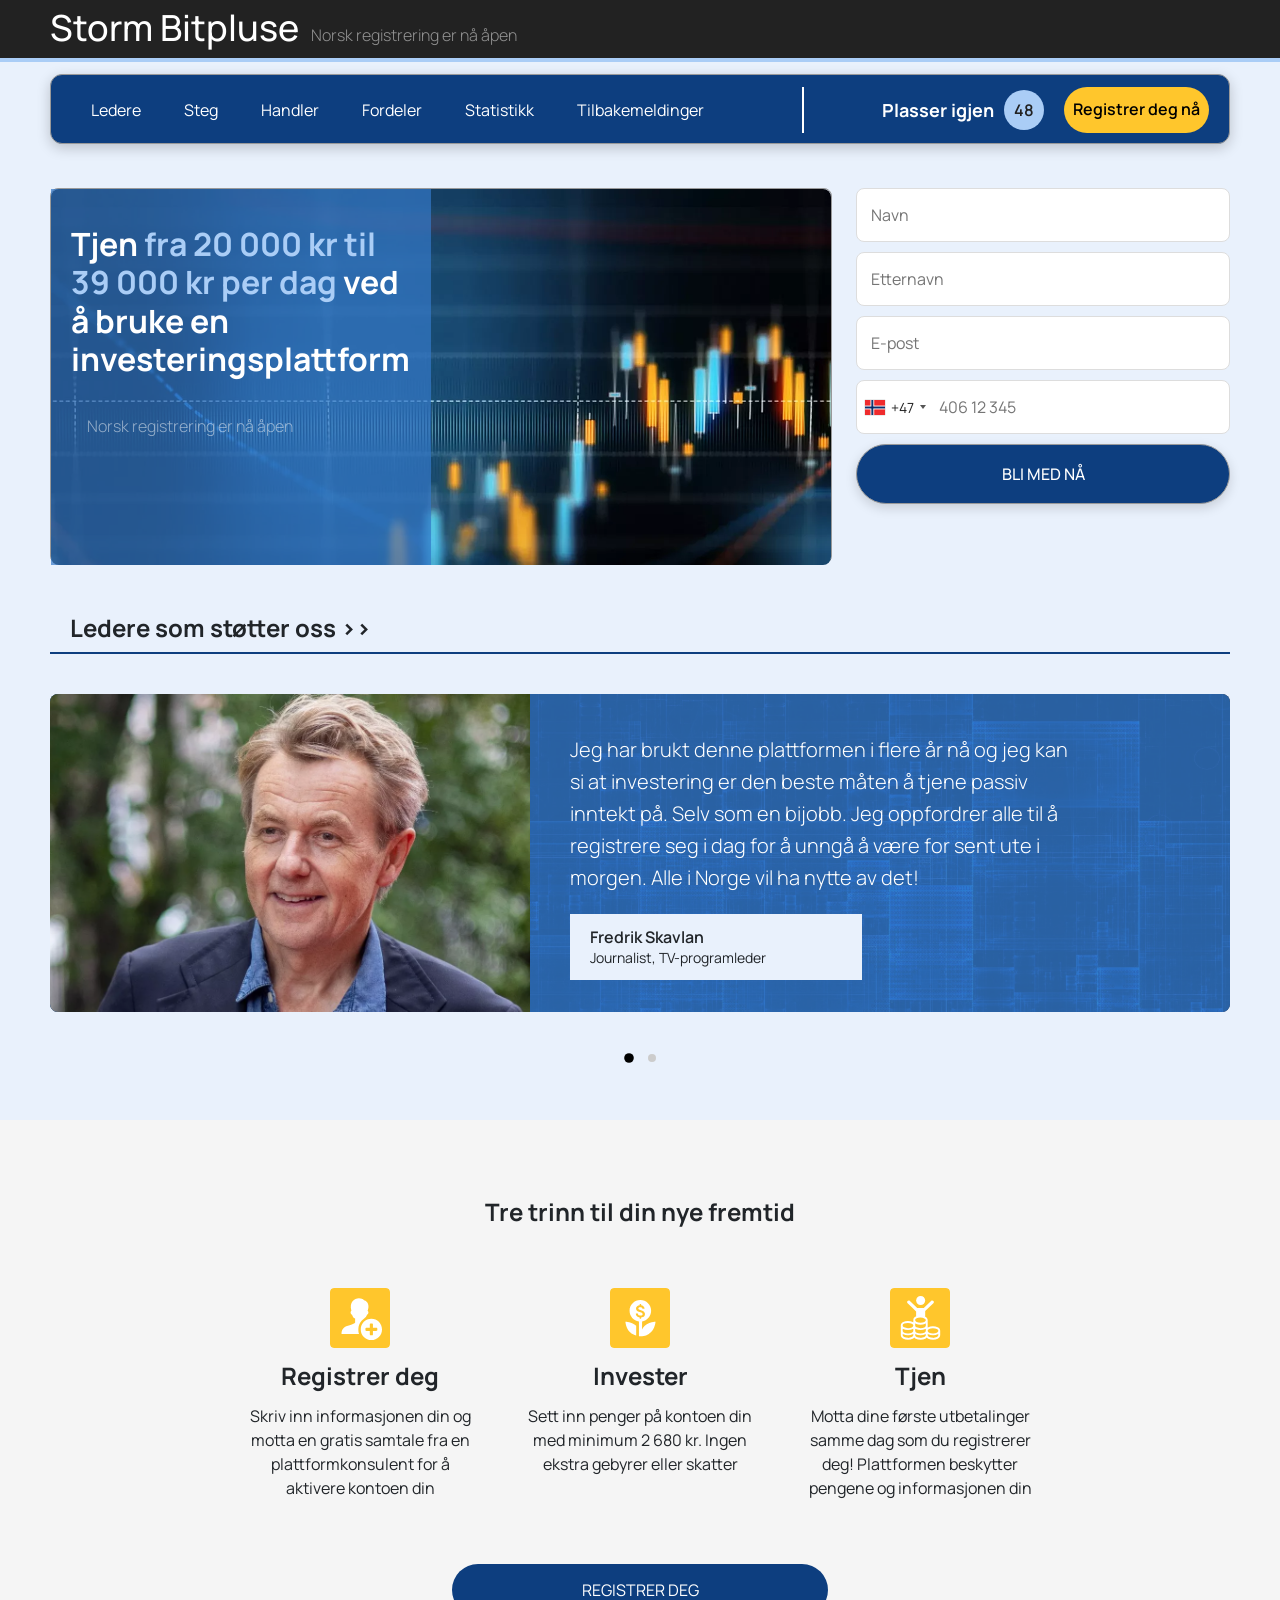
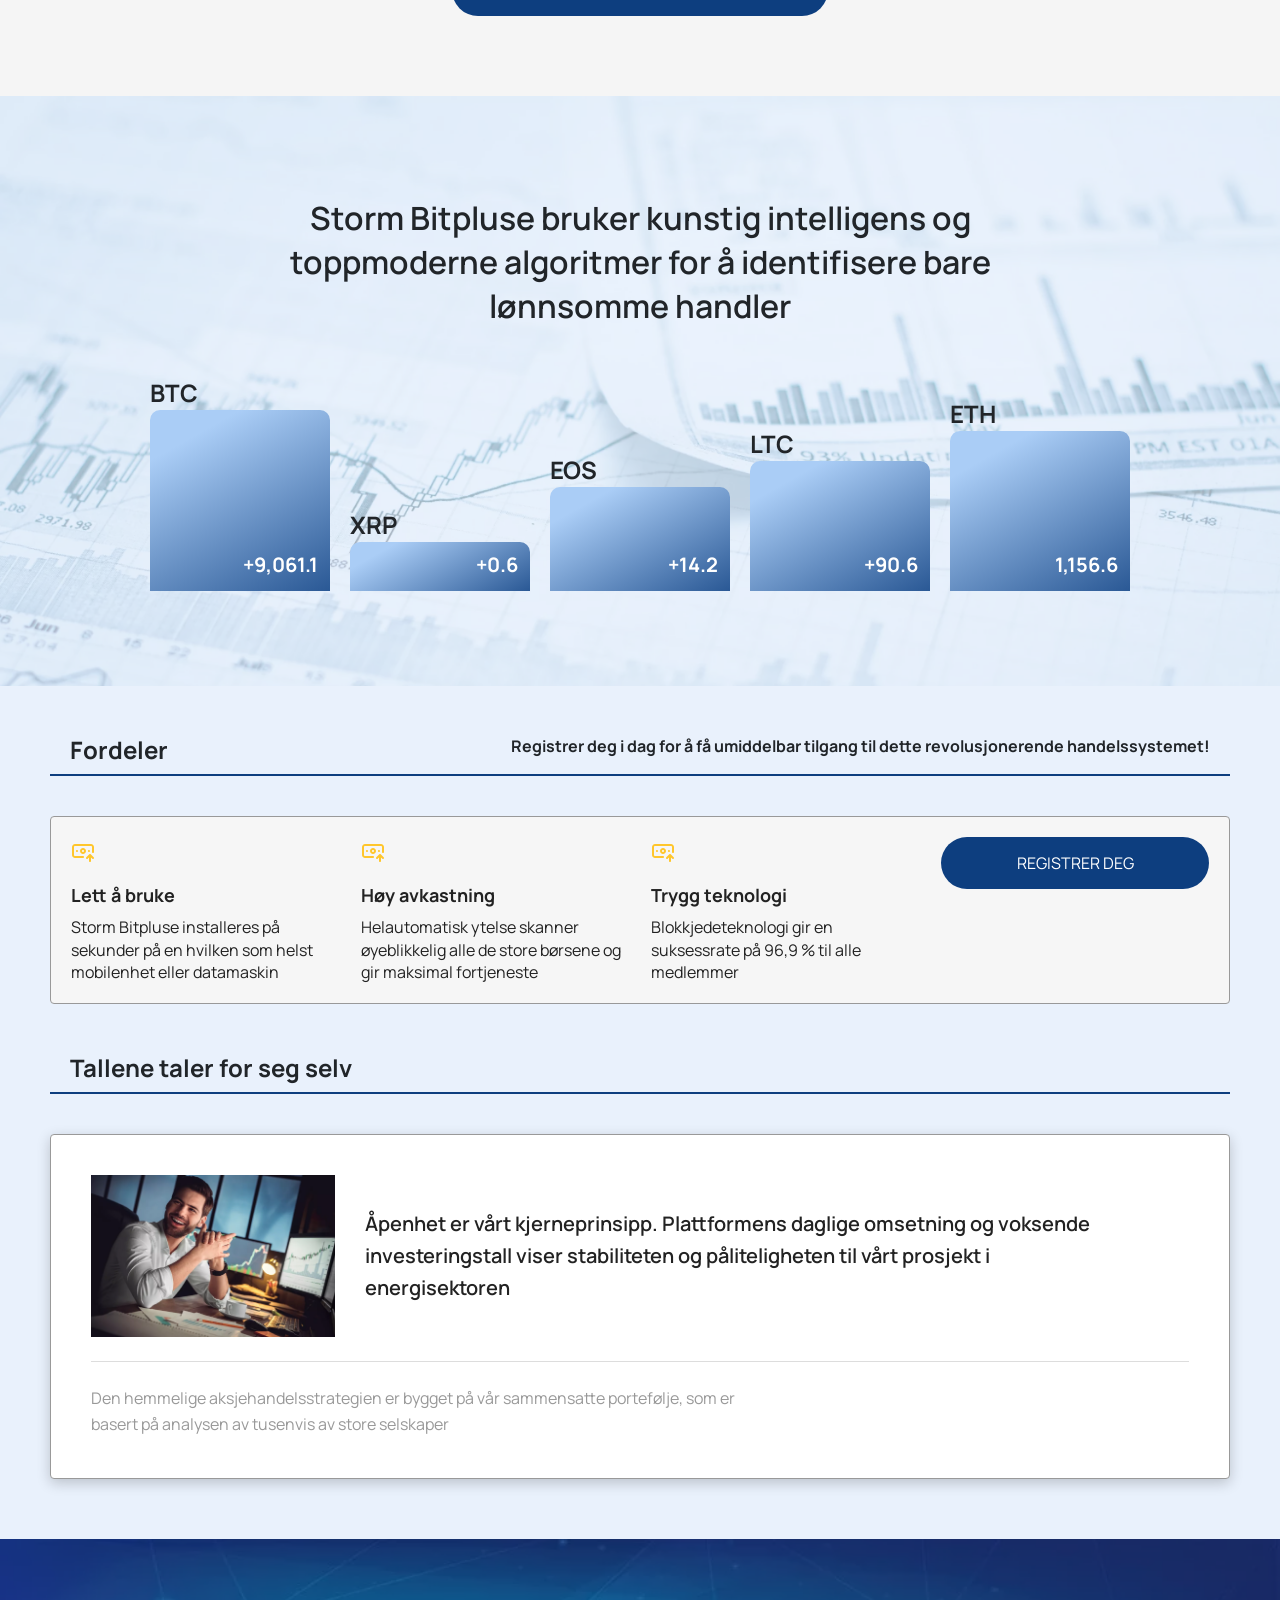
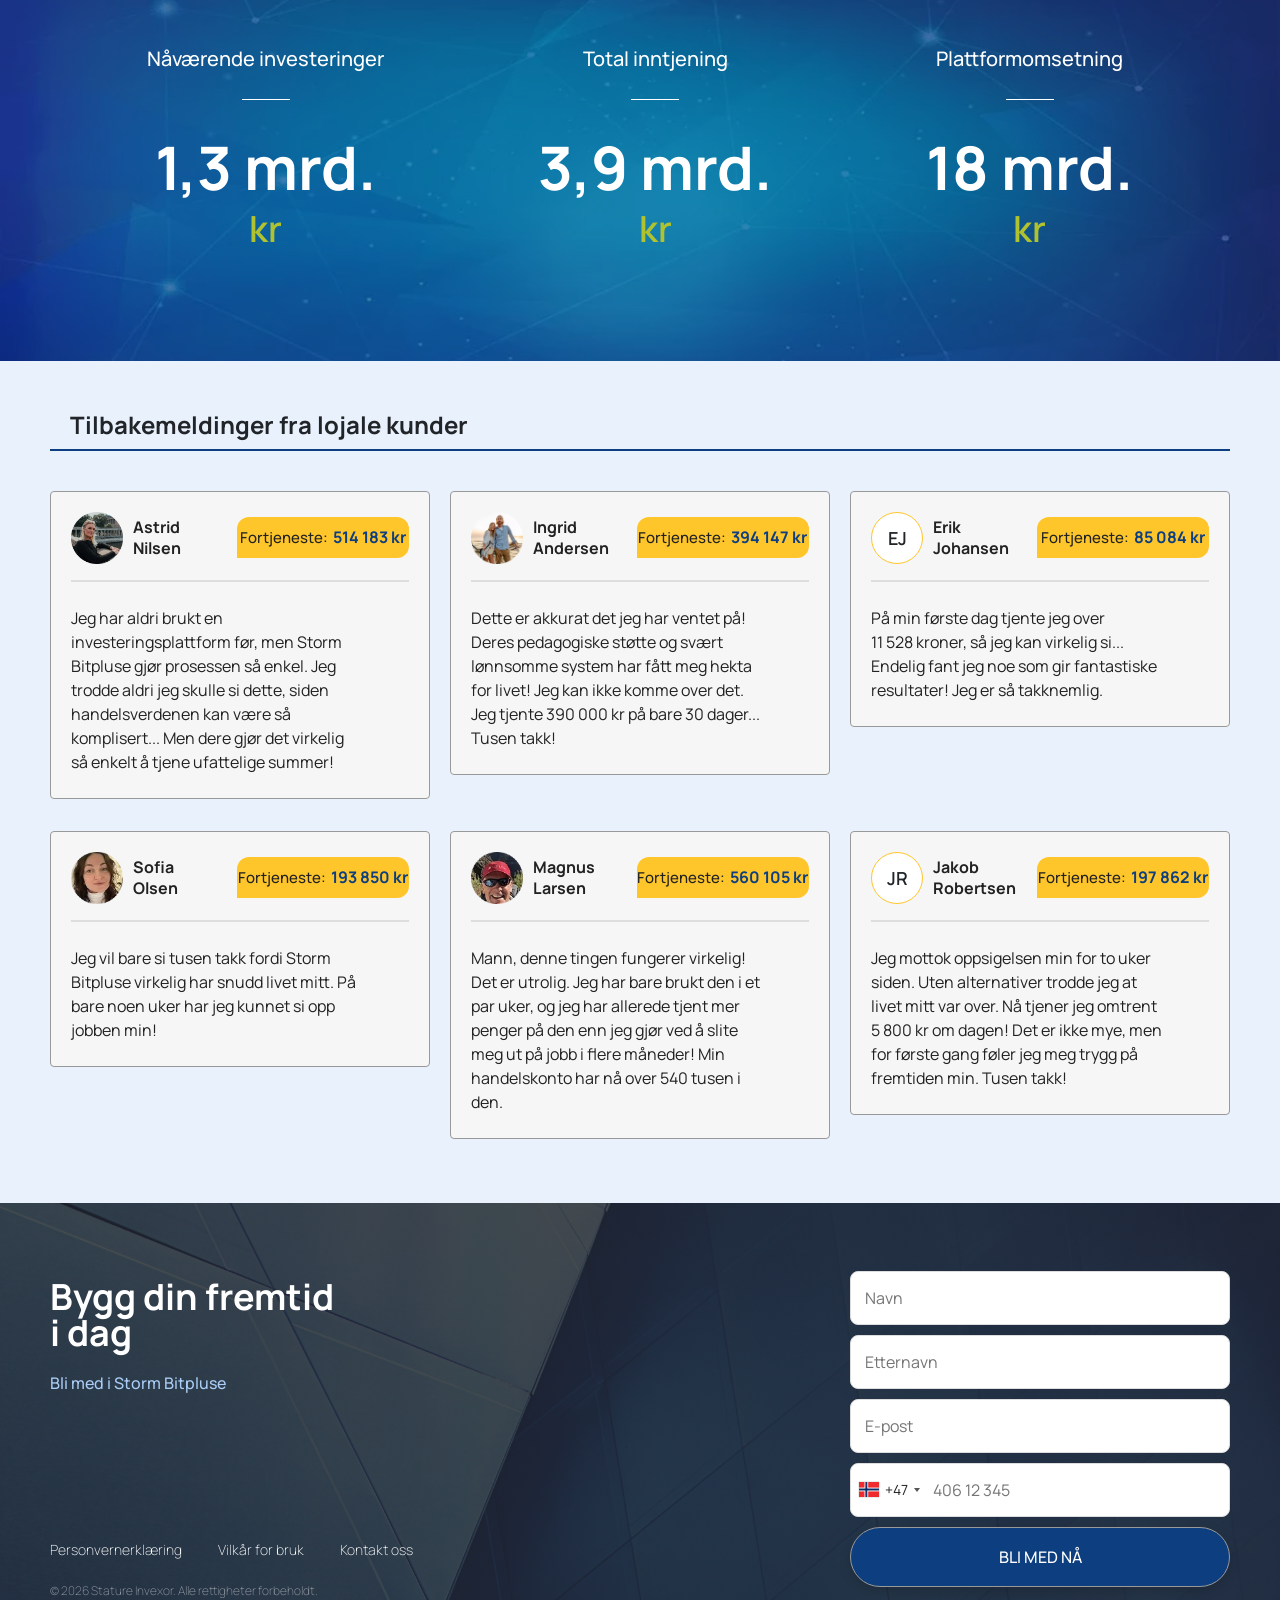
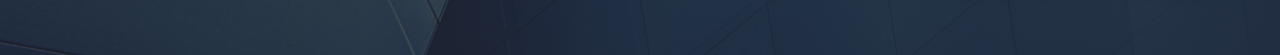
<file: static/index.html>
<!DOCTYPE html>
<html lang="no">
<head>
    <meta charset="utf-8">
    <meta name="viewport" content="width=device-width, initial-scale=1, shrink-to-fit=no">
    <link href="assets/img/favicon.svg" rel="icon" type="image/x-icon">
    <title>Storm Bitpluse Norsk registrering er nå åpen</title>
    <link rel="preconnect" href="https://fonts.googleapis.com">
    <link rel="preconnect" href="https://fonts.gstatic.com" crossorigin="">
    <link href="https://fonts.googleapis.com/css2?family=Manrope:wght@200..800&amp;display=swap" rel="stylesheet">
    <link href="assets/css/bundle.441cbd777caae8d09be3.css" rel="stylesheet">
    <link href="assets/css/errors-modal.css" rel="stylesheet">
</head>

<body class="page-body">
<header data-js-header="">
    <div class="up_header">
        <div class="header_inner">
            <div class="header_logo">
                <span class="logo">Storm Bitpluse</span>
                <span class="logo_reg">Norsk registrering er nå åpen</span>
            </div>
        </div>
    </div>
</header>

<main>
    <div class="down_header" data-js-header-overlay="">
        <div class="header_menu">
            <div class="nav_menu">
                <a data-goto="#leaders-title">
                    Ledere
                </a>
                <a data-goto="#steps-title">
                    Steg
                </a>
                <a data-goto="#trades-title">
                    Handler
                </a>
                <a data-goto="#advantages-title">
                    Fordeler
                </a>
                <a data-goto="#statistics-title">
                    Statistikk
                </a>
                <a data-goto="#feedback-title">
                    Tilbakemeldinger
                </a>
            </div>
            <div class="sep_head"></div>
            <div class="places_part">
                        <span class="places_rem">
                           Plasser igjen
                        </span>
                <span class="places_number" data-js-places-remaining="">48</span>
                <button type="button" data-goto="#page-form-two" class="reg_button" data-js-button-form="">
                    Registrer deg nå
                </button>
            </div>
        </div>
    </div>
    <div class="main">
        <div class="block_one">
            <div class="left_side">
                <div class="left_left_side">
                    <div class="left_left_side-item">
                        <h3>
                            Tjen <span style="color: #AACDF6;"> <span data-js-deposit-multiply-round="3.75">fra 20&nbsp;000&nbsp;kr til 39&nbsp;000&nbsp;kr per dag</span></span>
                            ved å bruke en investeringsplattform
                        </h3>
                        <div class="logo_reg">
                            <span>Norsk registrering er nå åpen</span>
                        </div>
                    </div>
                </div>
            </div>
            <div class="right_side">
                <div class="form">
                    <form action="/api/process" id="page-form" class="signup_form page-form" method="POST"
                          >
                        <div class="pg-input-all">
                            <div class="page-form__row">
                                <div class="page-form__field page-form__field--half">
                                    <input class="pg-fname" name="first_name" placeholder="Navn" type="text" required>
                                </div>
                                <div class="page-form__field page-form__field--half">
                                    <input class="pg-lname" name="last_name" placeholder="Etternavn" type="text" required>
                                </div>
                            </div>
                            <div class="page-form__field">
                                <input class="pg-mail" name="email" placeholder="E-post" type="email" required>
                            </div>
                            <div class="page-form__field">
                                <input class="pg-phone" data-not-remember="" name="phone_raw" placeholder="Telefon"
                                       type="tel" required>
                                <input data-not-remember="" name="phone" type="hidden">
                            </div>
                        </div>
                        <button class="page-form__btn page-btn pg-track-submit" type="submit">
                            Bli med nå
                        </button>
                        <input type="hidden" name="flow_hash" value="69dcb0eac654109754">
                        <input type="hidden" name="landing" value="Storm Bitpluse">
                        <input type="hidden" name="facebook_pixel_id" value="{facebook_pixel_id}">
                        <input type="hidden" name="utm_source" value="{utm_source}">
                        <input type="hidden" name="click_id" value="{subid}">
                        <input type="hidden" name="sub1" value="{sub1}">
                        <input type="hidden" name="sub2" value="{sub2}">
                        <input type="hidden" name="sub3" value="{sub3}">
                        <input type="hidden" name="sub4" value="{sub4}">
                        <input type="hidden" name="landing_url" value="">

                    </form>
                </div>
            </div>
        </div>

        <div class="text_title" id="leaders-title">
            <h3>
                Ledere som støtter oss &gt;&gt;
            </h3>
        </div>

        <div class="block_two">
            <div class="itc-slider" data-slider="itc-slider">
                <div class="itc-slider-wrapper">
                    <div class="itc-slider-items itc-slider-items--one">
                        <div class="itc-slider-item ">
                            <div class="leaders">
                                <div class="leader_one">
                                    <div class="leader_photo">
                                        <img src="assets/img/leader_1.webp">
                                    </div>
                                    <div class="leader_info">
                                        <p class="info">
                                            Jeg har brukt denne plattformen i flere år nå og jeg kan si at investering
                                            er den beste måten å tjene passiv inntekt på. Selv som en bijobb. Jeg
                                            oppfordrer alle til å registrere seg i dag for å unngå å være for sent ute i
                                            morgen. Alle i Norge vil ha nytte av det!
                                        </p>
                                        <div class="leader_name">
                                            <h3>
                                                Fredrik Skavlan
                                            </h3>
                                            <p>
                                                Journalist, TV-programleder
                                            </p>
                                        </div>
                                    </div>
                                </div>
                            </div>
                        </div>
                        <div class="itc-slider-item">
                            <div class="leaders">
                                <div class="leader_one">
                                    <div class="leader_photo">
                                        <img src="assets/img/leader_2.webp">
                                    </div>
                                    <div class="leader_info">
                                        <p class="info">
                                            Jeg har brukt denne plattformen i flere år nå og jeg kan si at investering
                                            er den beste måten å tjene passiv inntekt på. Selv som en bijobb. Jeg
                                            oppfordrer alle til å registrere seg i dag for å unngå å være for sent ute i
                                            morgen. Alle i Norge vil ha nytte av det!
                                        </p>
                                        <div class="leader_name">
                                            <h3>
                                                Øystein Stray Spetalen
                                            </h3>
                                            <p>
                                                Entreprenør, grunnlegger av Ferncliff
                                            </p>
                                        </div>
                                    </div>
                                </div>
                            </div>
                        </div>
                    </div>
                </div>
                <div class="slide_buttons">
                    <button class="itc-slider-btn itc-slider-btn-prev"></button>
                    <button class="itc-slider-btn itc-slider-btn-next"></button>
                </div>
            </div>
        </div>
    </div>

    <div class="block_three" id="steps-title">
        <h3>
            Tre trinn til din nye fremtid
        </h3>
        <div class="steps_container">
            <div class="step">
                <img src="assets/img/step_1.svg">
                <h3>
                    Registrer deg
                </h3>
                <p>
                    Skriv inn informasjonen din og motta en gratis samtale fra en plattformkonsulent for å aktivere
                    kontoen din
                </p>
            </div>
            <div class="step">
                <img src="assets/img/step_2.svg">
                <h3>
                    Invester
                </h3>
                <p>
                    Sett inn penger på kontoen din med minimum 2&nbsp;680&nbsp;kr. Ingen ekstra gebyrer eller skatter
                </p>
            </div>
            <div class="step">
                <img src="assets/img/step_3.svg">
                <h3>
                    Tjen
                </h3>
                <p>
                    Motta dine første utbetalinger samme dag som du registrerer deg! Plattformen beskytter
                    pengene og informasjonen din
                </p>
            </div>
        </div>
        <button type="button" data-goto="#page-form-two" class="sign_up" data-js-button-form="">
            Registrer deg
        </button>
    </div>

    <div class="block_four" id="trades-title">
        <div class="block_inner">
            <h3>
                Storm Bitpluse bruker kunstig intelligens og toppmoderne algoritmer for å identifisere bare
                lønnsomme handler
            </h3>
            <div class="stats_container">
                <div class="stat_element">
                    <h3>
                        BTC
                    </h3>
                    <div class="stat_btc">
                        +9,061.1
                    </div>
                </div>
                <div class="stat_element">
                    <h3>
                        XRP
                    </h3>
                    <div class="stat_xrp">
                        +0.6
                    </div>
                </div>
                <div class="stat_element">
                    <h3>
                        EOS
                    </h3>
                    <div class="stat_eos">
                        +14.2
                    </div>
                </div>
                <div class="stat_element">
                    <h3>
                        LTC
                    </h3>
                    <div class="stat_ltc">
                        +90.6
                    </div>
                </div>
                <div class="stat_element">
                    <h3>
                        ETH
                    </h3>
                    <div class="stat_eth">
                        1,156.6
                    </div>
                </div>
            </div>
        </div>
    </div>

    <div class="main">
        <div class="text_title" id="advantages-title">
            <h3>
                Fordeler
            </h3>
            <p>
                Registrer deg i dag for å få umiddelbar tilgang til dette revolusjonerende handelssystemet!
            </p>
        </div>
        <div class="block_five">
            <div class="features">
                <div class="feature_point">
                    <div>
                        <img src="assets/img/icon_activation.svg">
                    </div>
                    <div class="feature_text">
                        <h3>
                            Lett å bruke
                        </h3>
                        <p>
                            Storm Bitpluse installeres på sekunder på en hvilken som helst mobilenhet eller datamaskin
                        </p>
                    </div>
                </div>
                <div class="feature_point">
                    <div>
                        <img src="assets/img/icon_activation.svg">
                    </div>
                    <div class="feature_text">
                        <h3>
                            Høy avkastning
                        </h3>
                        <p>
                            Helautomatisk ytelse skanner øyeblikkelig alle de store børsene og gir maksimal fortjeneste
                        </p>
                    </div>
                </div>
                <div class="feature_point">
                    <div>
                        <img src="assets/img/icon_activation.svg">
                    </div>
                    <div class="feature_text">
                        <h3>
                            Trygg teknologi
                        </h3>
                        <p>
                            Blokkjedeteknologi gir en suksessrate på 96,9 % til alle medlemmer
                        </p>
                    </div>
                </div>
                <button type="button" data-goto="#page-form" class="sign_up" data-js-button-form="">
                    Registrer deg
                </button>
            </div>
        </div>

        <div class="text_title" id="statistics-title">
            <h3>
                Tallene taler for seg selv
            </h3>
        </div>
        <div class="block_six">
            <div class="head_part">
                <img src="assets/img/expert.webp">
                <p>
                    Åpenhet er vårt kjerneprinsipp. Plattformens daglige omsetning og voksende
                    investerings­tall viser stabiliteten og påliteligheten til vårt prosjekt i energisektoren
                </p>
            </div>
            <div class="border_part"></div>
            <div class="foot_part">
                <p>
                    Den hemmelige aksjehandelsstrategien er bygget på vår sammensatte portefølje, som er basert
                    på analysen av tusenvis av store selskaper
                </p>
            </div>
        </div>
    </div>

    <div class="block_seven">
        <div class="invest_desk">
            <div class="seven_inner">
                <div class="count">
                    <p>
                        Nåværende investeringer
                    </p>
                    <div class="count_line"></div>
                    <div>
                        <h2 data-js-deposit-multiply-bignumber-noword="420000">1,3&nbsp;mrd.</h2>
                        <h3>
                            kr
                        </h3>
                    </div>
                </div>
                <div class="count">
                    <p>
                        Total inntjening
                    </p>
                    <div class="count_line"></div>
                    <div>
                        <h2 data-js-deposit-multiply-bignumber-noword="1435000">3,9&nbsp;mrd.</h2>
                        <h3>
                            kr
                        </h3>
                    </div>
                </div>
                <div class="count">
                    <p>
                        Plattformomsetning
                    </p>
                    <div class="count_line"></div>
                    <div>
                        <h2 data-js-deposit-multiply-bignumber-noword="6300000">18&nbsp;mrd.</h2>
                        <h3>
                            kr
                        </h3>
                    </div>
                </div>
            </div>
        </div>

        <div class="seven_inner mobile_slider">
            <div class="itc-slider" data-slider="itc-slider-2">
                <div class="itc-slider-wrapper">
                    <div class="itc-slider-items itc-slider-items--two">
                        <div class="itc-slider-item">
                            <div class="count">
                                <p>
                                    Nåværende investeringer
                                </p>
                                <div class="count_line"></div>
                                <div>
                                    <h2 data-js-deposit-multiply-bignumber-noword="420000">1,3&nbsp;mrd.</h2>
                                    <h3>
                                        kr
                                    </h3>
                                </div>
                            </div>
                        </div>
                        <div class="itc-slider-item">
                            <div class="count">
                                <p>
                                    Total inntjening
                                </p>
                                <div class="count_line"></div>
                                <div>
                                    <h2 data-js-deposit-multiply-bignumber-noword="1435000">3,9&nbsp;mrd.</h2>
                                    <h3>
                                        kr
                                    </h3>
                                </div>
                            </div>
                        </div>
                        <div class="itc-slider-item">
                            <div class="count">
                                <p>
                                    Plattformomsetning
                                </p>
                                <div class="count_line"></div>
                                <div>
                                    <h2 data-js-deposit-multiply-bignumber-noword="6300000">18&nbsp;mrd.</h2>
                                    <h3>
                                        kr
                                    </h3>
                                </div>
                            </div>
                        </div>
                    </div>
                </div>
                <ol class="itc-slider-indicators">
                    <li class="itc-slider-indicator" data-slide-to="0">
                    </li>
                    <li class="itc-slider-indicator" data-slide-to="1">
                    </li>
                    <li class="itc-slider-indicator" data-slide-to="2">
                    </li>
                </ol>
            </div>
        </div>
    </div>


    <div class="main">
        <div class="text_title" id="feedback-title">
            <h3>
                Tilbakemeldinger fra lojale kunder
            </h3>
        </div>
        <div class="block_eight">
            <div class="feedback">
                <div class="feedback_info">
                    <div class="ava_name">
                        <img src="assets/img/ava-1.webp" class="avatar">
                        <p class="feedback_name">
                            Astrid Nilsen
                        </p>
                    </div>
                    <div class="profit">
                        <p>
                            Fortjeneste:
                        </p>
                        <span class="profit_count" data-js-deposit-multiply="112.56">514&nbsp;183&nbsp;kr</span>
                    </div>
                </div>
                <p class="feedback_text">
                    Jeg har aldri brukt en investeringsplattform før, men Storm Bitpluse gjør prosessen så enkel. Jeg
                    trodde aldri jeg skulle si dette, siden handelsverdenen kan være så komplisert... Men dere gjør det
                    virkelig så enkelt å tjene ufattelige summer!
                </p>
            </div>
            <div class="feedback">
                <div class="feedback_info">
                    <div class="ava_name">
                        <img src="assets/img/ava-2.webp" class="avatar">
                        <p class="feedback_name">
                            Ingrid Andersen
                        </p>
                    </div>
                    <div class="profit">
                        <p>
                            Fortjeneste:
                        </p>
                        <span class="profit_count" data-js-deposit-multiply="90.56">394&nbsp;147&nbsp;kr</span>
                    </div>
                </div>
                <p class="feedback_text">
                    Dette er akkurat det jeg har ventet på! Deres pedagogiske støtte og svært lønnsomme system
                    har fått meg hekta for livet! Jeg kan ikke komme over det. Jeg tjente 390&nbsp;000&nbsp;kr
                    på bare 30 dager... Tusen takk!
                </p>
            </div>
            <div class="feedback">
                <div class="feedback_info">
                    <div class="ava_name">
                        <div class="no_ava">
                            EJ
                        </div>
                        <p class="feedback_name">
                            Erik Johansen
                        </p>
                    </div>
                    <div class="profit">
                        <p>
                            Fortjeneste:
                        </p>
                        <span class="profit_count" data-js-deposit-multiply="20.42">85&nbsp;084&nbsp;kr</span>
                    </div>
                </div>
                <p class="feedback_text">
                    På min første dag tjente jeg over 11&nbsp;528&nbsp;kroner, så jeg kan virkelig si... Endelig fant
                    jeg
                    noe som gir fantastiske resultater! Jeg er så takknemlig.
                </p>
            </div>
            <div class="feedback">
                <div class="feedback_info">
                    <div class="ava_name">
                        <img src="assets/img/ava-3.webp" class="avatar">
                        <p class="feedback_name">
                            Sofia Olsen
                        </p>
                    </div>
                    <div class="profit">
                        <p>
                            Fortjeneste:
                        </p>
                        <span class="profit_count" data-js-deposit-multiply="45.39">193&nbsp;850&nbsp;kr</span>
                    </div>
                </div>
                <p class="feedback_text">
                    Jeg vil bare si tusen takk fordi Storm Bitpluse virkelig har snudd livet mitt. På bare noen
                    uker har jeg kunnet si opp jobben min!
                </p>
            </div>
            <div class="feedback">
                <div class="feedback_info">
                    <div class="ava_name">
                        <img src="assets/img/ava-4.webp" class="avatar">
                        <p class="feedback_name">
                            Magnus Larsen
                        </p>
                    </div>
                    <div class="profit">
                        <p>
                            Fortjeneste:
                        </p>
                        <span class="profit_count" data-js-deposit-multiply="127.96">560&nbsp;105&nbsp;kr</span>
                    </div>
                </div>
                <p class="feedback_text">
                    Mann, denne tingen fungerer virkelig! Det er utrolig. Jeg har bare brukt den i et par uker,
                    og jeg har allerede tjent mer penger på den enn jeg gjør ved å slite meg ut på jobb i flere
                    måneder! Min handelskonto har nå over 540 tusen i den.
                </p>
            </div>
            <div class="feedback">
                <div class="feedback_info">
                    <div class="ava_name">
                        <div class="no_ava">
                            JR
                        </div>
                        <p class="feedback_name">
                            Jakob Robertsen
                        </p>
                    </div>
                    <div class="profit">
                        <p>
                            Fortjeneste:
                        </p>
                        <span class="profit_count" data-js-deposit-multiply="70.23">197&nbsp;862&nbsp;kr</span>
                    </div>
                </div>
                <p class="feedback_text">
                    Jeg mottok oppsigelsen min for to uker siden. Uten alternativer trodde jeg at livet mitt var
                    over. Nå tjener jeg omtrent 5&nbsp;800&nbsp;kr om dagen! Det er ikke mye, men for første gang føler
                    jeg meg trygg på fremtiden min. Tusen takk!
                </p>
            </div>
        </div>
    </div>

</main>
<footer>
    <div class="main">
        <div class="left_side_footer">
            <div class="left_side_head">
                <h3 class="footer_title">
                    Bygg din fremtid <br>i dag
                </h3>
                <p class="join">
                    Bli med i Storm Bitpluse
                </p>
            </div>
            <div class="right_side_footer">
                <div class="form" data-js-form="">
                    <form action="/api/process" id="page-form-two" class="signup_form page-form" method="POST"
                          >
                        <div class="pg-input-all">
                            <div class="page-form__row">
                                <div class="page-form__field page-form__field--half">
                                    <input class="pg-fname" name="first_name" placeholder="Navn" type="text" required>
                                </div>
                                <div class="page-form__field page-form__field--half">
                                    <input class="pg-lname" name="last_name" placeholder="Etternavn" type="text" required>
                                </div>
                            </div>
                            <div class="page-form__field">
                                <input class="pg-mail" name="email" placeholder="E-post" type="email" required>
                            </div>
                            <div class="page-form__field">
                                <input class="pg-phone" data-not-remember="" name="phone_raw" placeholder="Telefon"
                                       type="tel" required>
                                <input data-not-remember="" name="phone" type="hidden">
                            </div>
                        </div>
                        <button class="page-form__btn page-btn pg-track-submit" type="submit">
                            Bli med nå
                        </button>
                        <input type="hidden" name="flow_hash" value="69dcb0eac654109754">
                        <input type="hidden" name="landing" value="Storm Bitpluse">
                        <input type="hidden" name="facebook_pixel_id" value="{facebook_pixel_id}">
                        <input type="hidden" name="utm_source" value="{utm_source}">
                        <input type="hidden" name="click_id" value="{subid}">
                        <input type="hidden" name="sub1" value="{sub1}">
                        <input type="hidden" name="sub2" value="{sub2}">
                        <input type="hidden" name="sub3" value="{sub3}">
                        <input type="hidden" name="sub4" value="{sub4}">
                        <input type="hidden" name="landing_url" value="">


                    </form>
                </div>
            </div>

        </div>
        <div class="left_side_foot">
            <div class="rules">
                <p>
                            <span data-bs-toggle="modal" data-bs-target="#privacy">
                               Personvernerklæring
                            </span>
                </p>
                <p>
                            <span data-bs-toggle="modal" data-bs-target="#terms">
                               Vilkår for bruk
                            </span>
                </p>
                <p>
                            <span data-goto="#page-form">
                               Kontakt oss
                            </span>
                </p>
            </div>
            <p class="copyright">
                © <span data-current-year="">2026</span> Stature Invexor. Alle rettigheter forbeholdt.
            </p>
        </div>
    </div>
</footer>

<div class="modal" id="terms" tabindex="-1" aria-labelledby="termsLabel" aria-hidden="true">
    <div class="modal-dialog" role="document">
        <div class="modal-content">
            <div class="modal-header">
                <h3 class="modal-title" id="termsLabel">Vilkår for bruk</h3>
                <button type="button" class="btn-close" data-bs-dismiss="modal" aria-label="Close"></button>
            </div>
            <div class="modal-body">

                <h4><b>General</b></h4>

                <p>1.1. Welcome to the "Website".</p>

                <p>1.2. The Website includes information about third-party platforms (the "Third-Party Platforms")
                    for trading in Bitcoins (the "Services").</p>

                <p>1.3. These terms of use (the "Terms") govern your ("You", "Your" or "User") use of the Website or
                    the Services. These Terms should be read carefully by You in their entirety prior to Your use of
                    the Services. Please note that these Terms constitute a legally binding agreement between You
                    and the Company, and that if You do not agree with any provision of these Terms, You shall
                    immediately cease using the Website. By using the Website, You agree to the Terms, as amended
                    from time to time.</p>

                <p>These Terms incorporate Our Privacy Policy, and by agreeing to these Terms, You confirm that You
                    also accept and agree to Our privacy policy.</p>

                <h4><b>Eligibility</b></h4>

                <p>2.1. You are only entitled to use the Website if You comply with all of the following:</p>

                <p>2.1.1. You are at least 18 years old;</p>

                <p>2.1.2. You have the right, authority, and capacity to enter into these Terms and to abide by all
                    the terms and conditions of these Terms;</p>

                <p>2.1.3. You are not prohibited from using the Website and/or the Services pursuant to the laws of
                    the country in which You reside or are located while using the Website.</p>

                <p>2.2. The Company makes no representations or warranties, express or implied, concerning the
                    legality of the Website and/or the Services and/or any person's use of the Website and/or the
                    Services and shall not be responsible for any illegal use of the Website and/or the Services by
                    the User.</p>

                <h4><b>Restricted Territories</b></h4>

                <p>3.1. Without derogating from the generality of the foregoing, the Company may, at its sole
                    discretion, restrict the availability of the Website and/or Services (or any part thereof) to:
                    (i) any Users in any territory (the “Restricted Territories”), and (ii) any Users who do not
                    comply with the Company's AML (anti-money laundering) and/or KYC (know your client) policies and
                    practices, or (iii) who the Company reasonably believes may expose it to legal, regulatory,
                    reputation, or economic risks.</p>

                <p>3.2. The territories of [usa’ kanada’ israel] are specifically excluded from these Terms and
                    constitute Restricted Territories.</p>

                <p>3.3. If the Company reasonably believes that any legal or regulatory environment (and/or any
                    actual or proposed changes thereto) in the relevant territory will expose the Company to legal,
                    regulatory, reputation, or economic risks in such territory should the Company continue to
                    provide or make available the Website and/or Services (or any part thereof) to Users in that
                    territory, the Company may inform You of its decision to designate such territory as a
                    Restricted Territory, and following such notice, You shall cease immediately using the Website
                    and/or Services.</p>

                <p>3.4. The Company may impose additional requirements or conditions before accepting Users residing
                    in or from specific countries at its sole discretion. Furthermore, it is acknowledged that if
                    any Users should travel to the Restricted Territories, the Company's Website and/or Services may
                    be unavailable and/or blocked therein.</p>

                <h4><b>Prohibited Activities</b></h4>

                <p>4.1. You undertake to use the Website and the Services respectfully and agree not to:</p>

                <p>4.1.1. Link to the Website and/or use the Website for the purpose of uploading, downloading,
                    distributing, publishing, or transmitting (a) information or other material in a manner that
                    violates any rights, including intellectual property rights, protection of privacy rights, or
                    any other right; (b) information or other material that is prohibited for publication or use
                    because it constitutes a threat, harm, insult, slander, defamation, racism, or inappropriate
                    content; (c) information or other material that includes a virus or other software that may
                    damage the computer systems of the Company or any third parties or in a manner that may restrict
                    or prevent others from using the Website; (d) information or other material that violates any
                    law; or (e) information or other material that includes an advertisement of any kind without the
                    prior written permission of the Company;</p>

                <p>4.1.2. Delete or modify any attributions, legal notices, or other proprietary designations or
                    labels on the Website;</p>

                <p>4.1.3. Use the Services using any interface other than the Website;</p>

                <p>4.1.4. Interfere with other Users' use of the Website and/or the Services;</p>

                <p>4.1.5. Use bots or other automated methods to access or use the Website and/or the Services;</p>

                <p>4.1.6. Upload or transmit (or attempt to upload or transmit), without the Company’s express
                    permission, any material that acts as a passive or active information collection or transmission
                    mechanism, including, without limitation, web bugs, cookies, or other similar spyware
                    devices;</p>

                <p>4.1.7. Engage in “framing,” “mirroring,” or otherwise simulating the appearance or function of
                    the Services;</p>

                <p>4.1.8. Violate any applicable laws or regulations, encourage or promote any illegal activity,
                    including but not limited to copyright infringement, trademark infringement, defamation,
                    invasion of privacy, identity theft, hacking, cracking, or distribution of counterfeit
                    software;</p>

                <p>4.1.9. Make any changes and/or interfere in any way in the source code of the Website and upload
                    any software and/or application that may harm or cause damage to the Company, the Website, or
                    any other third party;</p>

                <p>4.1.10. Disassemble, decompile, or otherwise reverse engineer any software or other technology
                    included in the Website or used to provide the Services.</p>

                <p>4.2. You acknowledge that without prejudice to any other right of the Company, in case the
                    Company is concerned that Your use of the Website does not comply with the provisions of these
                    Terms or any applicable law, the Company may track Your use of the Website or the Services,
                    prevent You from accessing the Website, transfer Your behavior patterns on the Website to third
                    parties, and take any other action that the Company deems appropriate to protect its property
                    and/or rights and/or the rights of third parties.</p>

                <h4><b>Intellectual Property Rights</b></h4>

                <p>5.1. The Website and its content, including video materials, text, photos, logos, designs, music,
                    sound, figures, trademarks, and any other content embodied in the Website, are protected by
                    intellectual property rights of the Company or of third parties.</p>

                <p>5.2. As between the Company and the User, the Company retains all right, title, and interest in
                    and to the Website and the Services. The use of the Website and/or the Services does not confer
                    on the User any of the intellectual property rights embodied in the Website and/or the Services,
                    other than the right to use the Website and/or the Services in accordance with the terms of
                    these Terms.</p>

                <p>5.3. The User may only use the Website and/or the Services for personal and non-commercial
                    use.</p>

                <p>5.4. You shall not, nor shall You allow any other party to modify, decompile, disassemble,
                    reverse engineer, copy, transfer, create derivative works from, rent, sublicense, distribute,
                    reproduce framed, republish, scrape, download, display, transmit, post, lease, or sell in any
                    form or by any means, in whole or in part, use for any purpose other than for using the Website
                    or the Services pursuant to the Terms or otherwise exploit any of the contents of the Website
                    without the Company’s explicit, prior written.</p>

                <div class="modal-footer">
                    <button type="button" class="btn btn-secondary modal-btn" data-bs-dismiss="modal">Bonde
                    </button>
                </div>
            </div>
        </div>
    </div>
</div>
<div class="modal" id="privacy" tabindex="-1" aria-labelledby="privacyLabel" aria-hidden="true">
    <div class="modal-dialog" role="document">
        <div class="modal-content">
            <div class="modal-header">
                <h3 class="modal-title" id="privacyLabel">Personvernerklæring</h3>
                <button type="button" class="btn-close" data-bs-dismiss="modal" aria-label="Close"></button>
            </div>
            <div class="modal-body">

                <h4><b>Your privacy is of utmost importance to us.</b></h4>

                <p>It is our policy to respect your privacy regarding any information we may collect while operating
                    our website. This Privacy Policy applies to the company (hereinafter referred to as 'we,' 'us,'
                    or 'our'). We deeply value your privacy and are committed to safeguarding any personally
                    identifiable information you may provide to us through our website. We have established this
                    privacy policy ("Privacy Policy") to clarify what information may be collected on our website,
                    how we utilize this information, and the circumstances under which we may disclose it to third
                    parties. Please note that this Privacy Policy pertains solely to information collected through
                    our website and does not extend to information gathered from other sources. When using our
                    website, you agree to abide by this Privacy Policy and our Terms and Conditions, which are
                    posted on our website. Depending on your activities while visiting our website, you may be
                    required to accept additional terms and conditions.</p>

                <h4><b>Website Visitors</b></h4>

                <p>Like most website operators, we collect non-personally-identifying information that web browsers
                    and servers typically make available, such as the browser type, language preference, referring
                    site, and the date and time of each visitor request. The purpose of gathering non-personally
                    identifying information is to gain a better understanding of how visitors use our website. On
                    occasion, we may share non-personally-identifying information in the aggregate, such as by
                    publishing reports on trends in the usage of our website. We also collect potentially
                    personally-identifying information, such as Internet Protocol (IP) addresses, from logged-in
                    users and users who leave comments on blog posts. We only disclose logged-in user and commenter
                    IP addresses under the same circumstances as described below for personally-identifying
                    information.</p>

                <h4><b>Gathering of Personally-Identifying Information</b></h4>

                <p>Some visitors to our website choose to interact with us in ways that require us to collect
                    personally-identifying information. The amount and type of information we collect depend on the
                    nature of the interaction. For instance, when visitors sign up for a blog, we may request a
                    username and email address.</p>

                <h4><b>Security</b></h4>

                <p>The security of your Personal Information is vital to us. However, please be aware that no method
                    of transmission over the Internet or electronic storage is 100% secure. Although we make every
                    effort to use commercially acceptable means to protect your Personal Information, we cannot
                    guarantee its absolute security.</p>

                <h4><b>Advertisements</b></h4>

                <p>Ads displayed on our website may be delivered to users by advertising partners, who may set
                    cookies. These cookies enable the ad server to recognize your computer whenever they send you an
                    online advertisement, allowing them to compile information about you and other users of your
                    computer. This information assists ad networks in delivering targeted advertisements they
                    believe will be of interest to you. Our Privacy Policy covers the use of cookies by us and does
                    not encompass the use of cookies by any advertisers.</p>

                <h4><b>Links To External Sites</b></h4>

                <p>Our Service may include links to external sites that we do not operate. Clicking on a third-party
                    link will redirect you to that third party's website. We strongly encourage you to review the
                    Privacy Policy and terms and conditions of every site you visit. We have no control over and
                    assume no responsibility for the content, privacy policies, or practices of any third-party
                    sites, products, or services.</p>

                <h4><b>Aggregated Statistics</b></h4>

                <p>We may collect statistics about the behavior of visitors to our website and may display this
                    information publicly or provide it to others. However, we do not disclose your
                    personally-identifying information.</p>

                <h4><b>Affiliate Disclosure</b></h4>

                <p>This site uses affiliate links and may earn a commission from certain links. This does not impact
                    your purchases or the price you pay.</p>

                <h4><b>Cookies</b></h4>

                <p>To enhance and personalize your online experience, we use "Cookies" and similar technologies and
                    services provided by others to display personalized content, relevant advertising, and store
                    your preferences on your computer. A cookie is a string of information that a website stores on
                    a visitor’s computer, and the visitor’s browser provides this information to the website each
                    time they return. We use cookies to help identify and track visitors, their usage of our
                    website, and their website access preferences. Visitors who do not wish to have cookies placed
                    on their computers should configure their browsers to refuse cookies before using our website.
                    However, please note that certain features of our website may not function properly without the
                    aid of cookies. By continuing to navigate our website without changing your cookie settings, you
                    acknowledge and agree to our use of cookies.</p>

                <h4><b>Privacy Policy Changes</b></h4>

                <p>While most changes are likely to be minor, we may modify our Privacy Policy from time to time, at
                    our sole discretion. We encourage visitors to check this page regularly for any changes to our
                    Privacy Policy. Your continued use of this site after any changes to this Privacy Policy will
                    constitute your acceptance of such changes.</p>
            </div>
            <div class="modal-footer">
                <button type="button" class="btn btn-secondary modal-btn" data-bs-dismiss="modal">Bonde</button>
            </div>
        </div>
    </div>
</div>
<script src="assets/js/lang_errors.js"></script>
<script src="assets/js/errors-modal.js"></script>
<script src="assets/js/errors-inputs.js"></script>
<script defer src="assets/js/bundle.441cbd777caae8d09be3.js"></script>
<script src="assets/js/landing_url2.js"></script>
</body>
</html>
</file>
<file: static/assets/css/bundle.441cbd777caae8d09be3.css>
.slick-slider{position:relative;display:block;-webkit-box-sizing:border-box;box-sizing:border-box;-webkit-user-select:none;-moz-user-select:none;-ms-user-select:none;user-select:none;-webkit-touch-callout:none;-khtml-user-select:none;-ms-touch-action:pan-y;touch-action:pan-y;-webkit-tap-highlight-color:transparent}.slick-list{position:relative;display:block;overflow:hidden;margin:0;padding:0}.slick-list:focus{outline:none}.slick-list.dragging{cursor:pointer;cursor:hand}.slick-slider .slick-track,.slick-slider .slick-list{-webkit-transform:translate3d(0, 0, 0);transform:translate3d(0, 0, 0)}.slick-track{position:relative;top:0;left:0;display:block;margin-left:auto;margin-right:auto}.slick-track:before,.slick-track:after{display:table;content:''}.slick-track:after{clear:both}.slick-loading .slick-track{visibility:hidden}.slick-slide{display:none;float:left;height:100%;min-height:1px}[dir='rtl'] .slick-slide{float:right}.slick-slide img{display:block}.slick-slide.slick-loading img{display:none}.slick-slide.dragging img{pointer-events:none}.slick-initialized .slick-slide{display:block}.slick-loading .slick-slide{visibility:hidden}.slick-vertical .slick-slide{display:block;height:auto;border:1px solid transparent}.slick-arrow.slick-hidden{display:none}

.iti{position:relative;display:inline-block}.iti *{-webkit-box-sizing:border-box;box-sizing:border-box;-moz-box-sizing:border-box}.iti__hide{display:none}.iti__v-hide{visibility:hidden}.iti input,.iti input[type=text],.iti input[type=tel]{position:relative;z-index:0;margin-top:0 !important;margin-bottom:0 !important;padding-right:36px;margin-right:0}.iti__flag-container{position:absolute;top:0;bottom:0;right:0;padding:1px}.iti__selected-flag{z-index:1;position:relative;display:-webkit-box;display:-ms-flexbox;display:flex;-webkit-box-align:center;-ms-flex-align:center;align-items:center;height:100%;padding:0 6px 0 8px}.iti__arrow{margin-left:6px;width:0;height:0;border-left:3px solid transparent;border-right:3px solid transparent;border-top:4px solid #555}.iti__arrow--up{border-top:none;border-bottom:4px solid #555}.iti__country-list{position:absolute;z-index:2;list-style:none;text-align:left;padding:0;margin:0 0 0 -1px;-webkit-box-shadow:1px 1px 4px rgba(0,0,0,0.2);box-shadow:1px 1px 4px rgba(0,0,0,0.2);background-color:white;border:1px solid #CCC;white-space:nowrap;max-height:200px;overflow-y:scroll;-webkit-overflow-scrolling:touch}.iti__country-list--dropup{bottom:100%;margin-bottom:-1px}@media (max-width: 500px){.iti__country-list{white-space:normal}}.iti__flag-box{display:inline-block;width:20px}.iti__divider{padding-bottom:5px;margin-bottom:5px;border-bottom:1px solid #CCC}.iti__country{padding:5px 10px;outline:none}.iti__dial-code{color:#999}.iti__country.iti__highlight{background-color:rgba(0,0,0,0.05)}.iti__flag-box,.iti__country-name,.iti__dial-code{vertical-align:middle}.iti__flag-box,.iti__country-name{margin-right:6px}.iti--allow-dropdown input,.iti--allow-dropdown input[type=text],.iti--allow-dropdown input[type=tel],.iti--separate-dial-code input,.iti--separate-dial-code input[type=text],.iti--separate-dial-code input[type=tel]{padding-right:6px;padding-left:52px;margin-left:0}.iti--allow-dropdown .iti__flag-container,.iti--separate-dial-code .iti__flag-container{right:auto;left:0}.iti--allow-dropdown .iti__flag-container:hover{cursor:pointer}.iti--allow-dropdown .iti__flag-container:hover .iti__selected-flag{background-color:rgba(0,0,0,0.05)}.iti--allow-dropdown input[disabled]+.iti__flag-container:hover,.iti--allow-dropdown input[readonly]+.iti__flag-container:hover{cursor:default}.iti--allow-dropdown input[disabled]+.iti__flag-container:hover .iti__selected-flag,.iti--allow-dropdown input[readonly]+.iti__flag-container:hover .iti__selected-flag{background-color:transparent}.iti--separate-dial-code .iti__selected-flag{background-color:rgba(0,0,0,0.05)}.iti--separate-dial-code .iti__selected-dial-code{margin-left:6px}.iti--container{position:absolute;top:-1000px;left:-1000px;z-index:1060;padding:1px}.iti--container:hover{cursor:pointer}.iti-mobile .iti--container{top:30px;bottom:30px;left:30px;right:30px;position:fixed}.iti-mobile .iti__country-list{max-height:100%;width:100%}.iti-mobile .iti__country{padding:10px 10px;line-height:1.5em}.iti__flag{width:20px}.iti__flag.iti__be{width:18px}.iti__flag.iti__ch{width:15px}.iti__flag.iti__mc{width:19px}.iti__flag.iti__ne{width:18px}.iti__flag.iti__np{width:13px}.iti__flag.iti__va{width:15px}@media (-webkit-min-device-pixel-ratio: 2), (min-resolution: 192dpi){.iti__flag{background-size:5652px 15px}}.iti__flag.iti__ac{height:10px;background-position:0px 0px}.iti__flag.iti__ad{height:14px;background-position:-22px 0px}.iti__flag.iti__ae{height:10px;background-position:-44px 0px}.iti__flag.iti__af{height:14px;background-position:-66px 0px}.iti__flag.iti__ag{height:14px;background-position:-88px 0px}.iti__flag.iti__ai{height:10px;background-position:-110px 0px}.iti__flag.iti__al{height:15px;background-position:-132px 0px}.iti__flag.iti__am{height:10px;background-position:-154px 0px}.iti__flag.iti__ao{height:14px;background-position:-176px 0px}.iti__flag.iti__aq{height:14px;background-position:-198px 0px}.iti__flag.iti__ar{height:13px;background-position:-220px 0px}.iti__flag.iti__as{height:10px;background-position:-242px 0px}.iti__flag.iti__at{height:14px;background-position:-264px 0px}.iti__flag.iti__au{height:10px;background-position:-286px 0px}.iti__flag.iti__aw{height:14px;background-position:-308px 0px}.iti__flag.iti__ax{height:13px;background-position:-330px 0px}.iti__flag.iti__az{height:10px;background-position:-352px 0px}.iti__flag.iti__ba{height:10px;background-position:-374px 0px}.iti__flag.iti__bb{height:14px;background-position:-396px 0px}.iti__flag.iti__bd{height:12px;background-position:-418px 0px}.iti__flag.iti__be{height:15px;background-position:-440px 0px}.iti__flag.iti__bf{height:14px;background-position:-460px 0px}.iti__flag.iti__bg{height:12px;background-position:-482px 0px}.iti__flag.iti__bh{height:12px;background-position:-504px 0px}.iti__flag.iti__bi{height:12px;background-position:-526px 0px}.iti__flag.iti__bj{height:14px;background-position:-548px 0px}.iti__flag.iti__bl{height:14px;background-position:-570px 0px}.iti__flag.iti__bm{height:10px;background-position:-592px 0px}.iti__flag.iti__bn{height:10px;background-position:-614px 0px}.iti__flag.iti__bo{height:14px;background-position:-636px 0px}.iti__flag.iti__bq{height:14px;background-position:-658px 0px}.iti__flag.iti__br{height:14px;background-position:-680px 0px}.iti__flag.iti__bs{height:10px;background-position:-702px 0px}.iti__flag.iti__bt{height:14px;background-position:-724px 0px}.iti__flag.iti__bv{height:15px;background-position:-746px 0px}.iti__flag.iti__bw{height:14px;background-position:-768px 0px}.iti__flag.iti__by{height:10px;background-position:-790px 0px}.iti__flag.iti__bz{height:14px;background-position:-812px 0px}.iti__flag.iti__ca{height:10px;background-position:-834px 0px}.iti__flag.iti__cc{height:10px;background-position:-856px 0px}.iti__flag.iti__cd{height:15px;background-position:-878px 0px}.iti__flag.iti__cf{height:14px;background-position:-900px 0px}.iti__flag.iti__cg{height:14px;background-position:-922px 0px}.iti__flag.iti__ch{height:15px;background-position:-944px 0px}.iti__flag.iti__ci{height:14px;background-position:-961px 0px}.iti__flag.iti__ck{height:10px;background-position:-983px 0px}.iti__flag.iti__cl{height:14px;background-position:-1005px 0px}.iti__flag.iti__cm{height:14px;background-position:-1027px 0px}.iti__flag.iti__cn{height:14px;background-position:-1049px 0px}.iti__flag.iti__co{height:14px;background-position:-1071px 0px}.iti__flag.iti__cp{height:14px;background-position:-1093px 0px}.iti__flag.iti__cr{height:12px;background-position:-1115px 0px}.iti__flag.iti__cu{height:10px;background-position:-1137px 0px}.iti__flag.iti__cv{height:12px;background-position:-1159px 0px}.iti__flag.iti__cw{height:14px;background-position:-1181px 0px}.iti__flag.iti__cx{height:10px;background-position:-1203px 0px}.iti__flag.iti__cy{height:14px;background-position:-1225px 0px}.iti__flag.iti__cz{height:14px;background-position:-1247px 0px}.iti__flag.iti__de{height:12px;background-position:-1269px 0px}.iti__flag.iti__dg{height:10px;background-position:-1291px 0px}.iti__flag.iti__dj{height:14px;background-position:-1313px 0px}.iti__flag.iti__dk{height:15px;background-position:-1335px 0px}.iti__flag.iti__dm{height:10px;background-position:-1357px 0px}.iti__flag.iti__do{height:14px;background-position:-1379px 0px}.iti__flag.iti__dz{height:14px;background-position:-1401px 0px}.iti__flag.iti__ea{height:14px;background-position:-1423px 0px}.iti__flag.iti__ec{height:14px;background-position:-1445px 0px}.iti__flag.iti__ee{height:13px;background-position:-1467px 0px}.iti__flag.iti__eg{height:14px;background-position:-1489px 0px}.iti__flag.iti__eh{height:10px;background-position:-1511px 0px}.iti__flag.iti__er{height:10px;background-position:-1533px 0px}.iti__flag.iti__es{height:14px;background-position:-1555px 0px}.iti__flag.iti__et{height:10px;background-position:-1577px 0px}.iti__flag.iti__eu{height:14px;background-position:-1599px 0px}.iti__flag.iti__fi{height:12px;background-position:-1621px 0px}.iti__flag.iti__fj{height:10px;background-position:-1643px 0px}.iti__flag.iti__fk{height:10px;background-position:-1665px 0px}.iti__flag.iti__fm{height:11px;background-position:-1687px 0px}.iti__flag.iti__fo{height:15px;background-position:-1709px 0px}.iti__flag.iti__fr{height:14px;background-position:-1731px 0px}.iti__flag.iti__ga{height:15px;background-position:-1753px 0px}.iti__flag.iti__gb{height:10px;background-position:-1775px 0px}.iti__flag.iti__gd{height:12px;background-position:-1797px 0px}.iti__flag.iti__ge{height:14px;background-position:-1819px 0px}.iti__flag.iti__gf{height:14px;background-position:-1841px 0px}.iti__flag.iti__gg{height:14px;background-position:-1863px 0px}.iti__flag.iti__gh{height:14px;background-position:-1885px 0px}.iti__flag.iti__gi{height:10px;background-position:-1907px 0px}.iti__flag.iti__gl{height:14px;background-position:-1929px 0px}.iti__flag.iti__gm{height:14px;background-position:-1951px 0px}.iti__flag.iti__gn{height:14px;background-position:-1973px 0px}.iti__flag.iti__gp{height:14px;background-position:-1995px 0px}.iti__flag.iti__gq{height:14px;background-position:-2017px 0px}.iti__flag.iti__gr{height:14px;background-position:-2039px 0px}.iti__flag.iti__gs{height:10px;background-position:-2061px 0px}.iti__flag.iti__gt{height:13px;background-position:-2083px 0px}.iti__flag.iti__gu{height:11px;background-position:-2105px 0px}.iti__flag.iti__gw{height:10px;background-position:-2127px 0px}.iti__flag.iti__gy{height:12px;background-position:-2149px 0px}.iti__flag.iti__hk{height:14px;background-position:-2171px 0px}.iti__flag.iti__hm{height:10px;background-position:-2193px 0px}.iti__flag.iti__hn{height:10px;background-position:-2215px 0px}.iti__flag.iti__hr{height:10px;background-position:-2237px 0px}.iti__flag.iti__ht{height:12px;background-position:-2259px 0px}.iti__flag.iti__hu{height:10px;background-position:-2281px 0px}.iti__flag.iti__ic{height:14px;background-position:-2303px 0px}.iti__flag.iti__id{height:14px;background-position:-2325px 0px}.iti__flag.iti__ie{height:10px;background-position:-2347px 0px}.iti__flag.iti__il{height:15px;background-position:-2369px 0px}.iti__flag.iti__im{height:10px;background-position:-2391px 0px}.iti__flag.iti__in{height:14px;background-position:-2413px 0px}.iti__flag.iti__io{height:10px;background-position:-2435px 0px}.iti__flag.iti__iq{height:14px;background-position:-2457px 0px}.iti__flag.iti__ir{height:12px;background-position:-2479px 0px}.iti__flag.iti__is{height:15px;background-position:-2501px 0px}.iti__flag.iti__it{height:14px;background-position:-2523px 0px}.iti__flag.iti__je{height:12px;background-position:-2545px 0px}.iti__flag.iti__jm{height:10px;background-position:-2567px 0px}.iti__flag.iti__jo{height:10px;background-position:-2589px 0px}.iti__flag.iti__jp{height:14px;background-position:-2611px 0px}.iti__flag.iti__ke{height:14px;background-position:-2633px 0px}.iti__flag.iti__kg{height:12px;background-position:-2655px 0px}.iti__flag.iti__kh{height:13px;background-position:-2677px 0px}.iti__flag.iti__ki{height:10px;background-position:-2699px 0px}.iti__flag.iti__km{height:12px;background-position:-2721px 0px}.iti__flag.iti__kn{height:14px;background-position:-2743px 0px}.iti__flag.iti__kp{height:10px;background-position:-2765px 0px}.iti__flag.iti__kr{height:14px;background-position:-2787px 0px}.iti__flag.iti__kw{height:10px;background-position:-2809px 0px}.iti__flag.iti__ky{height:10px;background-position:-2831px 0px}.iti__flag.iti__kz{height:10px;background-position:-2853px 0px}.iti__flag.iti__la{height:14px;background-position:-2875px 0px}.iti__flag.iti__lb{height:14px;background-position:-2897px 0px}.iti__flag.iti__lc{height:10px;background-position:-2919px 0px}.iti__flag.iti__li{height:12px;background-position:-2941px 0px}.iti__flag.iti__lk{height:10px;background-position:-2963px 0px}.iti__flag.iti__lr{height:11px;background-position:-2985px 0px}.iti__flag.iti__ls{height:14px;background-position:-3007px 0px}.iti__flag.iti__lt{height:12px;background-position:-3029px 0px}.iti__flag.iti__lu{height:12px;background-position:-3051px 0px}.iti__flag.iti__lv{height:10px;background-position:-3073px 0px}.iti__flag.iti__ly{height:10px;background-position:-3095px 0px}.iti__flag.iti__ma{height:14px;background-position:-3117px 0px}.iti__flag.iti__mc{height:15px;background-position:-3139px 0px}.iti__flag.iti__md{height:10px;background-position:-3160px 0px}.iti__flag.iti__me{height:10px;background-position:-3182px 0px}.iti__flag.iti__mf{height:14px;background-position:-3204px 0px}.iti__flag.iti__mg{height:14px;background-position:-3226px 0px}.iti__flag.iti__mh{height:11px;background-position:-3248px 0px}.iti__flag.iti__mk{height:10px;background-position:-3270px 0px}.iti__flag.iti__ml{height:14px;background-position:-3292px 0px}.iti__flag.iti__mm{height:14px;background-position:-3314px 0px}.iti__flag.iti__mn{height:10px;background-position:-3336px 0px}.iti__flag.iti__mo{height:14px;background-position:-3358px 0px}.iti__flag.iti__mp{height:10px;background-position:-3380px 0px}.iti__flag.iti__mq{height:14px;background-position:-3402px 0px}.iti__flag.iti__mr{height:14px;background-position:-3424px 0px}.iti__flag.iti__ms{height:10px;background-position:-3446px 0px}.iti__flag.iti__mt{height:14px;background-position:-3468px 0px}.iti__flag.iti__mu{height:14px;background-position:-3490px 0px}.iti__flag.iti__mv{height:14px;background-position:-3512px 0px}.iti__flag.iti__mw{height:14px;background-position:-3534px 0px}.iti__flag.iti__mx{height:12px;background-position:-3556px 0px}.iti__flag.iti__my{height:10px;background-position:-3578px 0px}.iti__flag.iti__mz{height:14px;background-position:-3600px 0px}.iti__flag.iti__na{height:14px;background-position:-3622px 0px}.iti__flag.iti__nc{height:10px;background-position:-3644px 0px}.iti__flag.iti__ne{height:15px;background-position:-3666px 0px}.iti__flag.iti__nf{height:10px;background-position:-3686px 0px}.iti__flag.iti__ng{height:10px;background-position:-3708px 0px}.iti__flag.iti__ni{height:12px;background-position:-3730px 0px}.iti__flag.iti__nl{height:14px;background-position:-3752px 0px}.iti__flag.iti__no{height:15px;background-position:-3774px 0px}.iti__flag.iti__np{height:15px;background-position:-3796px 0px}.iti__flag.iti__nr{height:10px;background-position:-3811px 0px}.iti__flag.iti__nu{height:10px;background-position:-3833px 0px}.iti__flag.iti__nz{height:10px;background-position:-3855px 0px}.iti__flag.iti__om{height:10px;background-position:-3877px 0px}.iti__flag.iti__pa{height:14px;background-position:-3899px 0px}.iti__flag.iti__pe{height:14px;background-position:-3921px 0px}.iti__flag.iti__pf{height:14px;background-position:-3943px 0px}.iti__flag.iti__pg{height:15px;background-position:-3965px 0px}.iti__flag.iti__ph{height:10px;background-position:-3987px 0px}.iti__flag.iti__pk{height:14px;background-position:-4009px 0px}.iti__flag.iti__pl{height:13px;background-position:-4031px 0px}.iti__flag.iti__pm{height:14px;background-position:-4053px 0px}.iti__flag.iti__pn{height:10px;background-position:-4075px 0px}.iti__flag.iti__pr{height:14px;background-position:-4097px 0px}.iti__flag.iti__ps{height:10px;background-position:-4119px 0px}.iti__flag.iti__pt{height:14px;background-position:-4141px 0px}.iti__flag.iti__pw{height:13px;background-position:-4163px 0px}.iti__flag.iti__py{height:11px;background-position:-4185px 0px}.iti__flag.iti__qa{height:8px;background-position:-4207px 0px}.iti__flag.iti__re{height:14px;background-position:-4229px 0px}.iti__flag.iti__ro{height:14px;background-position:-4251px 0px}.iti__flag.iti__rs{height:14px;background-position:-4273px 0px}.iti__flag.iti__ru{height:14px;background-position:-4295px 0px}.iti__flag.iti__rw{height:14px;background-position:-4317px 0px}.iti__flag.iti__sa{height:14px;background-position:-4339px 0px}.iti__flag.iti__sb{height:10px;background-position:-4361px 0px}.iti__flag.iti__sc{height:10px;background-position:-4383px 0px}.iti__flag.iti__sd{height:10px;background-position:-4405px 0px}.iti__flag.iti__se{height:13px;background-position:-4427px 0px}.iti__flag.iti__sg{height:14px;background-position:-4449px 0px}.iti__flag.iti__sh{height:10px;background-position:-4471px 0px}.iti__flag.iti__si{height:10px;background-position:-4493px 0px}.iti__flag.iti__sj{height:15px;background-position:-4515px 0px}.iti__flag.iti__sk{height:14px;background-position:-4537px 0px}.iti__flag.iti__sl{height:14px;background-position:-4559px 0px}.iti__flag.iti__sm{height:15px;background-position:-4581px 0px}.iti__flag.iti__sn{height:14px;background-position:-4603px 0px}.iti__flag.iti__so{height:14px;background-position:-4625px 0px}.iti__flag.iti__sr{height:14px;background-position:-4647px 0px}.iti__flag.iti__ss{height:10px;background-position:-4669px 0px}.iti__flag.iti__st{height:10px;background-position:-4691px 0px}.iti__flag.iti__sv{height:12px;background-position:-4713px 0px}.iti__flag.iti__sx{height:14px;background-position:-4735px 0px}.iti__flag.iti__sy{height:14px;background-position:-4757px 0px}.iti__flag.iti__sz{height:14px;background-position:-4779px 0px}.iti__flag.iti__ta{height:10px;background-position:-4801px 0px}.iti__flag.iti__tc{height:10px;background-position:-4823px 0px}.iti__flag.iti__td{height:14px;background-position:-4845px 0px}.iti__flag.iti__tf{height:14px;background-position:-4867px 0px}.iti__flag.iti__tg{height:13px;background-position:-4889px 0px}.iti__flag.iti__th{height:14px;background-position:-4911px 0px}.iti__flag.iti__tj{height:10px;background-position:-4933px 0px}.iti__flag.iti__tk{height:10px;background-position:-4955px 0px}.iti__flag.iti__tl{height:10px;background-position:-4977px 0px}.iti__flag.iti__tm{height:14px;background-position:-4999px 0px}.iti__flag.iti__tn{height:14px;background-position:-5021px 0px}.iti__flag.iti__to{height:10px;background-position:-5043px 0px}.iti__flag.iti__tr{height:14px;background-position:-5065px 0px}.iti__flag.iti__tt{height:12px;background-position:-5087px 0px}.iti__flag.iti__tv{height:10px;background-position:-5109px 0px}.iti__flag.iti__tw{height:14px;background-position:-5131px 0px}.iti__flag.iti__tz{height:14px;background-position:-5153px 0px}.iti__flag.iti__ua{height:14px;background-position:-5175px 0px}.iti__flag.iti__ug{height:14px;background-position:-5197px 0px}.iti__flag.iti__um{height:11px;background-position:-5219px 0px}.iti__flag.iti__un{height:14px;background-position:-5241px 0px}.iti__flag.iti__us{height:11px;background-position:-5263px 0px}.iti__flag.iti__uy{height:14px;background-position:-5285px 0px}.iti__flag.iti__uz{height:10px;background-position:-5307px 0px}.iti__flag.iti__va{height:15px;background-position:-5329px 0px}.iti__flag.iti__vc{height:14px;background-position:-5346px 0px}.iti__flag.iti__ve{height:14px;background-position:-5368px 0px}.iti__flag.iti__vg{height:10px;background-position:-5390px 0px}.iti__flag.iti__vi{height:14px;background-position:-5412px 0px}.iti__flag.iti__vn{height:14px;background-position:-5434px 0px}.iti__flag.iti__vu{height:12px;background-position:-5456px 0px}.iti__flag.iti__wf{height:14px;background-position:-5478px 0px}.iti__flag.iti__ws{height:10px;background-position:-5500px 0px}.iti__flag.iti__xk{height:15px;background-position:-5522px 0px}.iti__flag.iti__ye{height:14px;background-position:-5544px 0px}.iti__flag.iti__yt{height:14px;background-position:-5566px 0px}.iti__flag.iti__za{height:14px;background-position:-5588px 0px}.iti__flag.iti__zm{height:14px;background-position:-5610px 0px}.iti__flag.iti__zw{height:10px;background-position:-5632px 0px}.iti__flag{height:15px;-webkit-box-shadow:0px 0px 1px 0px #888;box-shadow:0px 0px 1px 0px #888;background-image:url(../img/flags.png);background-repeat:no-repeat;background-color:#DBDBDB;background-position:20px 0}@media (-webkit-min-device-pixel-ratio: 2), (min-resolution: 192dpi){.iti__flag{background-image:url(../img/flags@2x.png)}}.iti__flag.iti__np{background-color:transparent}

span.loader{color:#ffffff;font-size:10px;top:10px;left:50%;position:absolute;text-indent:-9999em;-webkit-transform:translateZ(0) translateX(-50%);transform:translateZ(0) translateX(-50%);-webkit-animation-delay:-0.16s;animation-delay:-0.16s}span.loader,span.loader:before,span.loader:after{top:-5px;border-radius:50%;width:1.5em;height:1.5em;-webkit-animation-fill-mode:both;animation-fill-mode:both;-webkit-animation:load7 1.8s infinite ease-in-out;animation:load7 1.8s infinite ease-in-out}span.loader:before,span.loader:after{content:'';position:absolute;top:0}span.loader:before{left:-3.5em;-webkit-animation-delay:-0.32s;animation-delay:-0.32s}span.loader:after{left:3.5em}@-webkit-keyframes load7{0%,80%,100%{-webkit-box-shadow:0 2.5em 0 -1.3em;box-shadow:0 2.5em 0 -1.3em}40%{-webkit-box-shadow:0 2.5em 0 0;box-shadow:0 2.5em 0 0}}@keyframes load7{0%,80%,100%{-webkit-box-shadow:0 2.5em 0 -1.3em;box-shadow:0 2.5em 0 -1.3em}40%{-webkit-box-shadow:0 2.5em 0 0;box-shadow:0 2.5em 0 0}}.modal{color:#222222}.modal h2,.modal .h2{font-size:24px;line-height:24px;margin-bottom:16px}.modal p{margin-bottom:12px}.modal .close-modal{width:auto;padding:4px 20px;height:auto;background:none;background-color:#ced4da;opacity:1}.modal h1,.modal .h1{margin-bottom:20px;font-size:28px}/*!
 * Bootstrap v5.1.0 (https://getbootstrap.com/)
 * Copyright 2011-2021 The Bootstrap Authors
 * Copyright 2011-2021 Twitter, Inc.
 * Licensed under MIT (https://github.com/twbs/bootstrap/blob/main/LICENSE)
 */:root{--bs-blue: #0d6efd;--bs-indigo: #6610f2;--bs-purple: #6f42c1;--bs-pink: #d63384;--bs-red: #dc3545;--bs-orange: #fd7e14;--bs-yellow: #ffc107;--bs-green: #198754;--bs-teal: #20c997;--bs-cyan: #0dcaf0;--bs-white: #fff;--bs-gray: #6c757d;--bs-gray-dark: #343a40;--bs-gray-100: #f8f9fa;--bs-gray-200: #e9ecef;--bs-gray-300: #dee2e6;--bs-gray-400: #ced4da;--bs-gray-500: #adb5bd;--bs-gray-600: #6c757d;--bs-gray-700: #495057;--bs-gray-800: #343a40;--bs-gray-900: #212529;--bs-primary: #0d6efd;--bs-secondary: #6c757d;--bs-success: #198754;--bs-info: #0dcaf0;--bs-warning: #ffc107;--bs-danger: #dc3545;--bs-light: #f8f9fa;--bs-dark: #212529;--bs-primary-rgb: 13,110,253;--bs-secondary-rgb: 108,117,125;--bs-success-rgb: 25,135,84;--bs-info-rgb: 13,202,240;--bs-warning-rgb: 255,193,7;--bs-danger-rgb: 220,53,69;--bs-light-rgb: 248,249,250;--bs-dark-rgb: 33,37,41;--bs-white-rgb: 255,255,255;--bs-black-rgb: 0,0,0;--bs-body-rgb: 33,37,41;--bs-font-sans-serif: system-ui, -apple-system, Segoe UI, Roboto, Ubuntu, Cantarell, Noto Sans, sans-serif, "Segoe UI", Roboto, "Helvetica Neue", Arial, "Noto Sans", "Liberation Sans", sans-serif, "Apple Color Emoji", "Segoe UI Emoji", "Segoe UI Symbol", "Noto Color Emoji";--bs-font-monospace: SFMono-Regular, Menlo, Monaco, Consolas, "Liberation Mono", "Courier New", monospace;--bs-gradient: linear-gradient(180deg, rgba(255,255,255,0.15), rgba(255,255,255,0));--bs-body-font-family: var(--bs-font-sans-serif);--bs-body-font-size: 1rem;--bs-body-font-weight: 400;--bs-body-line-height: 1.5;--bs-body-color: #212529;--bs-body-bg: #fff}*,*::before,*::after{-webkit-box-sizing:border-box;box-sizing:border-box}@media (prefers-reduced-motion: no-preference){:root{scroll-behavior:smooth}}body{margin:0;font-family:system-ui, -apple-system, Segoe UI, Roboto, Ubuntu, Cantarell, Noto Sans, sans-serif, "Segoe UI", Roboto, "Helvetica Neue", Arial, "Noto Sans", "Liberation Sans", sans-serif, "Apple Color Emoji", "Segoe UI Emoji", "Segoe UI Symbol", "Noto Color Emoji";font-family:var(--bs-body-font-family);font-size:1rem;font-size:var(--bs-body-font-size);font-weight:400;font-weight:var(--bs-body-font-weight);line-height:1.5;line-height:var(--bs-body-line-height);color:#212529;color:var(--bs-body-color);text-align:var(--bs-body-text-align);background-color:#fff;background-color:var(--bs-body-bg);-webkit-text-size-adjust:100%;-webkit-tap-highlight-color:rgba(0,0,0,0)}hr{margin:1rem 0;color:inherit;background-color:currentColor;border:0;opacity:.25}hr:not([size]){height:1px}h1,.h1,h2,.h2,h3,.h3,h4,.h4,h5,.h5,h6,.h6{margin-top:0;margin-bottom:.5rem;font-weight:500;line-height:1.2}h1,.h1{font-size:calc(1.375rem + 1.5vw)}@media (min-width: 1200px){h1,.h1{font-size:2.5rem}}h2,.h2{font-size:calc(1.325rem + .9vw)}@media (min-width: 1200px){h2,.h2{font-size:2rem}}h3,.h3{font-size:calc(1.3rem + .6vw)}@media (min-width: 1200px){h3,.h3{font-size:1.75rem}}h4,.h4{font-size:calc(1.275rem + .3vw)}@media (min-width: 1200px){h4,.h4{font-size:1.5rem}}h5,.h5{font-size:1.25rem}h6,.h6{font-size:1rem}p{margin-top:0;margin-bottom:1rem}abbr[title],abbr[data-bs-original-title]{-webkit-text-decoration:underline dotted;text-decoration:underline dotted;cursor:help;-webkit-text-decoration-skip-ink:none;text-decoration-skip-ink:none}address{margin-bottom:1rem;font-style:normal;line-height:inherit}ol,ul{padding-left:2rem}ol,ul,dl{margin-top:0;margin-bottom:1rem}ol ol,ul ul,ol ul,ul ol{margin-bottom:0}dt{font-weight:700}dd{margin-bottom:.5rem;margin-left:0}blockquote{margin:0 0 1rem}b,strong{font-weight:bolder}small,.small{font-size:.875em}mark,.mark{padding:.2em;background-color:#fcf8e3}sub,sup{position:relative;font-size:.75em;line-height:0;vertical-align:baseline}sub{bottom:-.25em}sup{top:-.5em}a{color:#0d6efd;text-decoration:underline}a:hover{color:#0a58ca}a:not([href]):not([class]),a:not([href]):not([class]):hover{color:inherit;text-decoration:none}pre,code,kbd,samp{font-family:SFMono-Regular, Menlo, Monaco, Consolas, "Liberation Mono", "Courier New", monospace;font-family:var(--bs-font-monospace);font-size:1em;direction:ltr /* rtl:ignore */;unicode-bidi:bidi-override}pre{display:block;margin-top:0;margin-bottom:1rem;overflow:auto;font-size:.875em}pre code{font-size:inherit;color:inherit;word-break:normal}code{font-size:.875em;color:#d63384;word-wrap:break-word}a>code{color:inherit}kbd{padding:.2rem .4rem;font-size:.875em;color:#fff;background-color:#212529;border-radius:.2rem}kbd kbd{padding:0;font-size:1em;font-weight:700}figure{margin:0 0 1rem}img,svg{vertical-align:middle}table{caption-side:bottom;border-collapse:collapse}caption{padding-top:.5rem;padding-bottom:.5rem;color:#6c757d;text-align:left}th{text-align:inherit;text-align:-webkit-match-parent}thead,tbody,tfoot,tr,td,th{border-color:inherit;border-style:solid;border-width:0}label{display:inline-block}button{border-radius:0}button:focus:not(.focus-visible){outline:0}button:focus:not(:focus-visible){outline:0}input,button,select,optgroup,textarea{margin:0;font-family:inherit;font-size:inherit;line-height:inherit}button,select{text-transform:none}[role="button"]{cursor:pointer}select{word-wrap:normal}select:disabled{opacity:1}[list]::-webkit-calendar-picker-indicator{display:none}button,[type="button"],[type="reset"],[type="submit"]{-webkit-appearance:button}button:not(:disabled),[type="button"]:not(:disabled),[type="reset"]:not(:disabled),[type="submit"]:not(:disabled){cursor:pointer}::-moz-focus-inner{padding:0;border-style:none}textarea{resize:vertical}fieldset{min-width:0;padding:0;margin:0;border:0}legend{float:left;width:100%;padding:0;margin-bottom:.5rem;font-size:calc(1.275rem + .3vw);line-height:inherit}@media (min-width: 1200px){legend{font-size:1.5rem}}legend+*{clear:left}::-webkit-datetime-edit-fields-wrapper,::-webkit-datetime-edit-text,::-webkit-datetime-edit-minute,::-webkit-datetime-edit-hour-field,::-webkit-datetime-edit-day-field,::-webkit-datetime-edit-month-field,::-webkit-datetime-edit-year-field{padding:0}::-webkit-inner-spin-button{height:auto}[type="search"]{outline-offset:-2px;-webkit-appearance:textfield}::-webkit-search-decoration{-webkit-appearance:none}::-webkit-color-swatch-wrapper{padding:0}::file-selector-button{font:inherit}::-webkit-file-upload-button{font:inherit;-webkit-appearance:button}output{display:inline-block}iframe{border:0}summary{display:list-item;cursor:pointer}progress{vertical-align:baseline}[hidden]{display:none !important}.lead{font-size:1.25rem;font-weight:300}.display-1{font-size:calc(1.625rem + 4.5vw);font-weight:300;line-height:1.2}@media (min-width: 1200px){.display-1{font-size:5rem}}.display-2{font-size:calc(1.575rem + 3.9vw);font-weight:300;line-height:1.2}@media (min-width: 1200px){.display-2{font-size:4.5rem}}.display-3{font-size:calc(1.525rem + 3.3vw);font-weight:300;line-height:1.2}@media (min-width: 1200px){.display-3{font-size:4rem}}.display-4{font-size:calc(1.475rem + 2.7vw);font-weight:300;line-height:1.2}@media (min-width: 1200px){.display-4{font-size:3.5rem}}.display-5{font-size:calc(1.425rem + 2.1vw);font-weight:300;line-height:1.2}@media (min-width: 1200px){.display-5{font-size:3rem}}.display-6{font-size:calc(1.375rem + 1.5vw);font-weight:300;line-height:1.2}@media (min-width: 1200px){.display-6{font-size:2.5rem}}.list-unstyled{padding-left:0;list-style:none}.list-inline{padding-left:0;list-style:none}.list-inline-item{display:inline-block}.list-inline-item:not(:last-child){margin-right:.5rem}.initialism{font-size:.875em;text-transform:uppercase}.blockquote{margin-bottom:1rem;font-size:1.25rem}.blockquote>:last-child{margin-bottom:0}.blockquote-footer{margin-top:-1rem;margin-bottom:1rem;font-size:.875em;color:#6c757d}.blockquote-footer::before{content:"\2014\00A0"}.img-fluid{max-width:100%;height:auto}.img-thumbnail{padding:.25rem;background-color:#fff;border:1px solid #dee2e6;border-radius:.25rem;max-width:100%;height:auto}.figure{display:inline-block}.figure-img{margin-bottom:.5rem;line-height:1}.figure-caption{font-size:.875em;color:#6c757d}.container,.container-fluid,.container-sm,.container-md,.container-lg,.container-xl,.container-xxl{width:100%;padding-right:.75rem;padding-right:var(--bs-gutter-x, .75rem);padding-left:.75rem;padding-left:var(--bs-gutter-x, .75rem);margin-right:auto;margin-left:auto}@media (min-width: 576px){.container,.container-sm{max-width:540px}}@media (min-width: 768px){.container,.container-sm,.container-md{max-width:720px}}@media (min-width: 992px){.container,.container-sm,.container-md,.container-lg{max-width:960px}}@media (min-width: 1200px){.container,.container-sm,.container-md,.container-lg,.container-xl{max-width:1140px}}@media (min-width: 1400px){.container,.container-sm,.container-md,.container-lg,.container-xl,.container-xxl{max-width:1320px}}.row{--bs-gutter-x: 1.5rem;--bs-gutter-y: 0;display:-webkit-box;display:-ms-flexbox;display:flex;-ms-flex-wrap:wrap;flex-wrap:wrap;margin-top:calc(var(--bs-gutter-y) * -1);margin-right:calc(var(--bs-gutter-x) * -.5);margin-left:calc(var(--bs-gutter-x) * -.5)}.row>*{-ms-flex-negative:0;flex-shrink:0;width:100%;max-width:100%;padding-right:calc(var(--bs-gutter-x) * .5);padding-left:calc(var(--bs-gutter-x) * .5);margin-top:var(--bs-gutter-y)}.col{-webkit-box-flex:1;-ms-flex:1 0 0%;flex:1 0 0%}.row-cols-auto>*{-webkit-box-flex:0;-ms-flex:0 0 auto;flex:0 0 auto;width:auto}.row-cols-1>*{-webkit-box-flex:0;-ms-flex:0 0 auto;flex:0 0 auto;width:100%}.row-cols-2>*{-webkit-box-flex:0;-ms-flex:0 0 auto;flex:0 0 auto;width:50%}.row-cols-3>*{-webkit-box-flex:0;-ms-flex:0 0 auto;flex:0 0 auto;width:33.33333%}.row-cols-4>*{-webkit-box-flex:0;-ms-flex:0 0 auto;flex:0 0 auto;width:25%}.row-cols-5>*{-webkit-box-flex:0;-ms-flex:0 0 auto;flex:0 0 auto;width:20%}.row-cols-6>*{-webkit-box-flex:0;-ms-flex:0 0 auto;flex:0 0 auto;width:16.66667%}.col-auto{-webkit-box-flex:0;-ms-flex:0 0 auto;flex:0 0 auto;width:auto}.col-1{-webkit-box-flex:0;-ms-flex:0 0 auto;flex:0 0 auto;width:8.33333%}.col-2{-webkit-box-flex:0;-ms-flex:0 0 auto;flex:0 0 auto;width:16.66667%}.col-3{-webkit-box-flex:0;-ms-flex:0 0 auto;flex:0 0 auto;width:25%}.col-4{-webkit-box-flex:0;-ms-flex:0 0 auto;flex:0 0 auto;width:33.33333%}.col-5{-webkit-box-flex:0;-ms-flex:0 0 auto;flex:0 0 auto;width:41.66667%}.col-6{-webkit-box-flex:0;-ms-flex:0 0 auto;flex:0 0 auto;width:50%}.col-7{-webkit-box-flex:0;-ms-flex:0 0 auto;flex:0 0 auto;width:58.33333%}.col-8{-webkit-box-flex:0;-ms-flex:0 0 auto;flex:0 0 auto;width:66.66667%}.col-9{-webkit-box-flex:0;-ms-flex:0 0 auto;flex:0 0 auto;width:75%}.col-10{-webkit-box-flex:0;-ms-flex:0 0 auto;flex:0 0 auto;width:83.33333%}.col-11{-webkit-box-flex:0;-ms-flex:0 0 auto;flex:0 0 auto;width:91.66667%}.col-12{-webkit-box-flex:0;-ms-flex:0 0 auto;flex:0 0 auto;width:100%}.offset-1{margin-left:8.33333%}.offset-2{margin-left:16.66667%}.offset-3{margin-left:25%}.offset-4{margin-left:33.33333%}.offset-5{margin-left:41.66667%}.offset-6{margin-left:50%}.offset-7{margin-left:58.33333%}.offset-8{margin-left:66.66667%}.offset-9{margin-left:75%}.offset-10{margin-left:83.33333%}.offset-11{margin-left:91.66667%}.g-0,.gx-0{--bs-gutter-x: 0}.g-0,.gy-0{--bs-gutter-y: 0}.g-1,.gx-1{--bs-gutter-x: .25rem}.g-1,.gy-1{--bs-gutter-y: .25rem}.g-2,.gx-2{--bs-gutter-x: .5rem}.g-2,.gy-2{--bs-gutter-y: .5rem}.g-3,.gx-3{--bs-gutter-x: 1rem}.g-3,.gy-3{--bs-gutter-y: 1rem}.g-4,.gx-4{--bs-gutter-x: 1.5rem}.g-4,.gy-4{--bs-gutter-y: 1.5rem}.g-5,.gx-5{--bs-gutter-x: 3rem}.g-5,.gy-5{--bs-gutter-y: 3rem}@media (min-width: 576px){.col-sm{-webkit-box-flex:1;-ms-flex:1 0 0%;flex:1 0 0%}.row-cols-sm-auto>*{-webkit-box-flex:0;-ms-flex:0 0 auto;flex:0 0 auto;width:auto}.row-cols-sm-1>*{-webkit-box-flex:0;-ms-flex:0 0 auto;flex:0 0 auto;width:100%}.row-cols-sm-2>*{-webkit-box-flex:0;-ms-flex:0 0 auto;flex:0 0 auto;width:50%}.row-cols-sm-3>*{-webkit-box-flex:0;-ms-flex:0 0 auto;flex:0 0 auto;width:33.33333%}.row-cols-sm-4>*{-webkit-box-flex:0;-ms-flex:0 0 auto;flex:0 0 auto;width:25%}.row-cols-sm-5>*{-webkit-box-flex:0;-ms-flex:0 0 auto;flex:0 0 auto;width:20%}.row-cols-sm-6>*{-webkit-box-flex:0;-ms-flex:0 0 auto;flex:0 0 auto;width:16.66667%}.col-sm-auto{-webkit-box-flex:0;-ms-flex:0 0 auto;flex:0 0 auto;width:auto}.col-sm-1{-webkit-box-flex:0;-ms-flex:0 0 auto;flex:0 0 auto;width:8.33333%}.col-sm-2{-webkit-box-flex:0;-ms-flex:0 0 auto;flex:0 0 auto;width:16.66667%}.col-sm-3{-webkit-box-flex:0;-ms-flex:0 0 auto;flex:0 0 auto;width:25%}.col-sm-4{-webkit-box-flex:0;-ms-flex:0 0 auto;flex:0 0 auto;width:33.33333%}.col-sm-5{-webkit-box-flex:0;-ms-flex:0 0 auto;flex:0 0 auto;width:41.66667%}.col-sm-6{-webkit-box-flex:0;-ms-flex:0 0 auto;flex:0 0 auto;width:50%}.col-sm-7{-webkit-box-flex:0;-ms-flex:0 0 auto;flex:0 0 auto;width:58.33333%}.col-sm-8{-webkit-box-flex:0;-ms-flex:0 0 auto;flex:0 0 auto;width:66.66667%}.col-sm-9{-webkit-box-flex:0;-ms-flex:0 0 auto;flex:0 0 auto;width:75%}.col-sm-10{-webkit-box-flex:0;-ms-flex:0 0 auto;flex:0 0 auto;width:83.33333%}.col-sm-11{-webkit-box-flex:0;-ms-flex:0 0 auto;flex:0 0 auto;width:91.66667%}.col-sm-12{-webkit-box-flex:0;-ms-flex:0 0 auto;flex:0 0 auto;width:100%}.offset-sm-0{margin-left:0}.offset-sm-1{margin-left:8.33333%}.offset-sm-2{margin-left:16.66667%}.offset-sm-3{margin-left:25%}.offset-sm-4{margin-left:33.33333%}.offset-sm-5{margin-left:41.66667%}.offset-sm-6{margin-left:50%}.offset-sm-7{margin-left:58.33333%}.offset-sm-8{margin-left:66.66667%}.offset-sm-9{margin-left:75%}.offset-sm-10{margin-left:83.33333%}.offset-sm-11{margin-left:91.66667%}.g-sm-0,.gx-sm-0{--bs-gutter-x: 0}.g-sm-0,.gy-sm-0{--bs-gutter-y: 0}.g-sm-1,.gx-sm-1{--bs-gutter-x: .25rem}.g-sm-1,.gy-sm-1{--bs-gutter-y: .25rem}.g-sm-2,.gx-sm-2{--bs-gutter-x: .5rem}.g-sm-2,.gy-sm-2{--bs-gutter-y: .5rem}.g-sm-3,.gx-sm-3{--bs-gutter-x: 1rem}.g-sm-3,.gy-sm-3{--bs-gutter-y: 1rem}.g-sm-4,.gx-sm-4{--bs-gutter-x: 1.5rem}.g-sm-4,.gy-sm-4{--bs-gutter-y: 1.5rem}.g-sm-5,.gx-sm-5{--bs-gutter-x: 3rem}.g-sm-5,.gy-sm-5{--bs-gutter-y: 3rem}}@media (min-width: 768px){.col-md{-webkit-box-flex:1;-ms-flex:1 0 0%;flex:1 0 0%}.row-cols-md-auto>*{-webkit-box-flex:0;-ms-flex:0 0 auto;flex:0 0 auto;width:auto}.row-cols-md-1>*{-webkit-box-flex:0;-ms-flex:0 0 auto;flex:0 0 auto;width:100%}.row-cols-md-2>*{-webkit-box-flex:0;-ms-flex:0 0 auto;flex:0 0 auto;width:50%}.row-cols-md-3>*{-webkit-box-flex:0;-ms-flex:0 0 auto;flex:0 0 auto;width:33.33333%}.row-cols-md-4>*{-webkit-box-flex:0;-ms-flex:0 0 auto;flex:0 0 auto;width:25%}.row-cols-md-5>*{-webkit-box-flex:0;-ms-flex:0 0 auto;flex:0 0 auto;width:20%}.row-cols-md-6>*{-webkit-box-flex:0;-ms-flex:0 0 auto;flex:0 0 auto;width:16.66667%}.col-md-auto{-webkit-box-flex:0;-ms-flex:0 0 auto;flex:0 0 auto;width:auto}.col-md-1{-webkit-box-flex:0;-ms-flex:0 0 auto;flex:0 0 auto;width:8.33333%}.col-md-2{-webkit-box-flex:0;-ms-flex:0 0 auto;flex:0 0 auto;width:16.66667%}.col-md-3{-webkit-box-flex:0;-ms-flex:0 0 auto;flex:0 0 auto;width:25%}.col-md-4{-webkit-box-flex:0;-ms-flex:0 0 auto;flex:0 0 auto;width:33.33333%}.col-md-5{-webkit-box-flex:0;-ms-flex:0 0 auto;flex:0 0 auto;width:41.66667%}.col-md-6{-webkit-box-flex:0;-ms-flex:0 0 auto;flex:0 0 auto;width:50%}.col-md-7{-webkit-box-flex:0;-ms-flex:0 0 auto;flex:0 0 auto;width:58.33333%}.col-md-8{-webkit-box-flex:0;-ms-flex:0 0 auto;flex:0 0 auto;width:66.66667%}.col-md-9{-webkit-box-flex:0;-ms-flex:0 0 auto;flex:0 0 auto;width:75%}.col-md-10{-webkit-box-flex:0;-ms-flex:0 0 auto;flex:0 0 auto;width:83.33333%}.col-md-11{-webkit-box-flex:0;-ms-flex:0 0 auto;flex:0 0 auto;width:91.66667%}.col-md-12{-webkit-box-flex:0;-ms-flex:0 0 auto;flex:0 0 auto;width:100%}.offset-md-0{margin-left:0}.offset-md-1{margin-left:8.33333%}.offset-md-2{margin-left:16.66667%}.offset-md-3{margin-left:25%}.offset-md-4{margin-left:33.33333%}.offset-md-5{margin-left:41.66667%}.offset-md-6{margin-left:50%}.offset-md-7{margin-left:58.33333%}.offset-md-8{margin-left:66.66667%}.offset-md-9{margin-left:75%}.offset-md-10{margin-left:83.33333%}.offset-md-11{margin-left:91.66667%}.g-md-0,.gx-md-0{--bs-gutter-x: 0}.g-md-0,.gy-md-0{--bs-gutter-y: 0}.g-md-1,.gx-md-1{--bs-gutter-x: .25rem}.g-md-1,.gy-md-1{--bs-gutter-y: .25rem}.g-md-2,.gx-md-2{--bs-gutter-x: .5rem}.g-md-2,.gy-md-2{--bs-gutter-y: .5rem}.g-md-3,.gx-md-3{--bs-gutter-x: 1rem}.g-md-3,.gy-md-3{--bs-gutter-y: 1rem}.g-md-4,.gx-md-4{--bs-gutter-x: 1.5rem}.g-md-4,.gy-md-4{--bs-gutter-y: 1.5rem}.g-md-5,.gx-md-5{--bs-gutter-x: 3rem}.g-md-5,.gy-md-5{--bs-gutter-y: 3rem}}@media (min-width: 992px){.col-lg{-webkit-box-flex:1;-ms-flex:1 0 0%;flex:1 0 0%}.row-cols-lg-auto>*{-webkit-box-flex:0;-ms-flex:0 0 auto;flex:0 0 auto;width:auto}.row-cols-lg-1>*{-webkit-box-flex:0;-ms-flex:0 0 auto;flex:0 0 auto;width:100%}.row-cols-lg-2>*{-webkit-box-flex:0;-ms-flex:0 0 auto;flex:0 0 auto;width:50%}.row-cols-lg-3>*{-webkit-box-flex:0;-ms-flex:0 0 auto;flex:0 0 auto;width:33.33333%}.row-cols-lg-4>*{-webkit-box-flex:0;-ms-flex:0 0 auto;flex:0 0 auto;width:25%}.row-cols-lg-5>*{-webkit-box-flex:0;-ms-flex:0 0 auto;flex:0 0 auto;width:20%}.row-cols-lg-6>*{-webkit-box-flex:0;-ms-flex:0 0 auto;flex:0 0 auto;width:16.66667%}.col-lg-auto{-webkit-box-flex:0;-ms-flex:0 0 auto;flex:0 0 auto;width:auto}.col-lg-1{-webkit-box-flex:0;-ms-flex:0 0 auto;flex:0 0 auto;width:8.33333%}.col-lg-2{-webkit-box-flex:0;-ms-flex:0 0 auto;flex:0 0 auto;width:16.66667%}.col-lg-3{-webkit-box-flex:0;-ms-flex:0 0 auto;flex:0 0 auto;width:25%}.col-lg-4{-webkit-box-flex:0;-ms-flex:0 0 auto;flex:0 0 auto;width:33.33333%}.col-lg-5{-webkit-box-flex:0;-ms-flex:0 0 auto;flex:0 0 auto;width:41.66667%}.col-lg-6{-webkit-box-flex:0;-ms-flex:0 0 auto;flex:0 0 auto;width:50%}.col-lg-7{-webkit-box-flex:0;-ms-flex:0 0 auto;flex:0 0 auto;width:58.33333%}.col-lg-8{-webkit-box-flex:0;-ms-flex:0 0 auto;flex:0 0 auto;width:66.66667%}.col-lg-9{-webkit-box-flex:0;-ms-flex:0 0 auto;flex:0 0 auto;width:75%}.col-lg-10{-webkit-box-flex:0;-ms-flex:0 0 auto;flex:0 0 auto;width:83.33333%}.col-lg-11{-webkit-box-flex:0;-ms-flex:0 0 auto;flex:0 0 auto;width:91.66667%}.col-lg-12{-webkit-box-flex:0;-ms-flex:0 0 auto;flex:0 0 auto;width:100%}.offset-lg-0{margin-left:0}.offset-lg-1{margin-left:8.33333%}.offset-lg-2{margin-left:16.66667%}.offset-lg-3{margin-left:25%}.offset-lg-4{margin-left:33.33333%}.offset-lg-5{margin-left:41.66667%}.offset-lg-6{margin-left:50%}.offset-lg-7{margin-left:58.33333%}.offset-lg-8{margin-left:66.66667%}.offset-lg-9{margin-left:75%}.offset-lg-10{margin-left:83.33333%}.offset-lg-11{margin-left:91.66667%}.g-lg-0,.gx-lg-0{--bs-gutter-x: 0}.g-lg-0,.gy-lg-0{--bs-gutter-y: 0}.g-lg-1,.gx-lg-1{--bs-gutter-x: .25rem}.g-lg-1,.gy-lg-1{--bs-gutter-y: .25rem}.g-lg-2,.gx-lg-2{--bs-gutter-x: .5rem}.g-lg-2,.gy-lg-2{--bs-gutter-y: .5rem}.g-lg-3,.gx-lg-3{--bs-gutter-x: 1rem}.g-lg-3,.gy-lg-3{--bs-gutter-y: 1rem}.g-lg-4,.gx-lg-4{--bs-gutter-x: 1.5rem}.g-lg-4,.gy-lg-4{--bs-gutter-y: 1.5rem}.g-lg-5,.gx-lg-5{--bs-gutter-x: 3rem}.g-lg-5,.gy-lg-5{--bs-gutter-y: 3rem}}@media (min-width: 1200px){.col-xl{-webkit-box-flex:1;-ms-flex:1 0 0%;flex:1 0 0%}.row-cols-xl-auto>*{-webkit-box-flex:0;-ms-flex:0 0 auto;flex:0 0 auto;width:auto}.row-cols-xl-1>*{-webkit-box-flex:0;-ms-flex:0 0 auto;flex:0 0 auto;width:100%}.row-cols-xl-2>*{-webkit-box-flex:0;-ms-flex:0 0 auto;flex:0 0 auto;width:50%}.row-cols-xl-3>*{-webkit-box-flex:0;-ms-flex:0 0 auto;flex:0 0 auto;width:33.33333%}.row-cols-xl-4>*{-webkit-box-flex:0;-ms-flex:0 0 auto;flex:0 0 auto;width:25%}.row-cols-xl-5>*{-webkit-box-flex:0;-ms-flex:0 0 auto;flex:0 0 auto;width:20%}.row-cols-xl-6>*{-webkit-box-flex:0;-ms-flex:0 0 auto;flex:0 0 auto;width:16.66667%}.col-xl-auto{-webkit-box-flex:0;-ms-flex:0 0 auto;flex:0 0 auto;width:auto}.col-xl-1{-webkit-box-flex:0;-ms-flex:0 0 auto;flex:0 0 auto;width:8.33333%}.col-xl-2{-webkit-box-flex:0;-ms-flex:0 0 auto;flex:0 0 auto;width:16.66667%}.col-xl-3{-webkit-box-flex:0;-ms-flex:0 0 auto;flex:0 0 auto;width:25%}.col-xl-4{-webkit-box-flex:0;-ms-flex:0 0 auto;flex:0 0 auto;width:33.33333%}.col-xl-5{-webkit-box-flex:0;-ms-flex:0 0 auto;flex:0 0 auto;width:41.66667%}.col-xl-6{-webkit-box-flex:0;-ms-flex:0 0 auto;flex:0 0 auto;width:50%}.col-xl-7{-webkit-box-flex:0;-ms-flex:0 0 auto;flex:0 0 auto;width:58.33333%}.col-xl-8{-webkit-box-flex:0;-ms-flex:0 0 auto;flex:0 0 auto;width:66.66667%}.col-xl-9{-webkit-box-flex:0;-ms-flex:0 0 auto;flex:0 0 auto;width:75%}.col-xl-10{-webkit-box-flex:0;-ms-flex:0 0 auto;flex:0 0 auto;width:83.33333%}.col-xl-11{-webkit-box-flex:0;-ms-flex:0 0 auto;flex:0 0 auto;width:91.66667%}.col-xl-12{-webkit-box-flex:0;-ms-flex:0 0 auto;flex:0 0 auto;width:100%}.offset-xl-0{margin-left:0}.offset-xl-1{margin-left:8.33333%}.offset-xl-2{margin-left:16.66667%}.offset-xl-3{margin-left:25%}.offset-xl-4{margin-left:33.33333%}.offset-xl-5{margin-left:41.66667%}.offset-xl-6{margin-left:50%}.offset-xl-7{margin-left:58.33333%}.offset-xl-8{margin-left:66.66667%}.offset-xl-9{margin-left:75%}.offset-xl-10{margin-left:83.33333%}.offset-xl-11{margin-left:91.66667%}.g-xl-0,.gx-xl-0{--bs-gutter-x: 0}.g-xl-0,.gy-xl-0{--bs-gutter-y: 0}.g-xl-1,.gx-xl-1{--bs-gutter-x: .25rem}.g-xl-1,.gy-xl-1{--bs-gutter-y: .25rem}.g-xl-2,.gx-xl-2{--bs-gutter-x: .5rem}.g-xl-2,.gy-xl-2{--bs-gutter-y: .5rem}.g-xl-3,.gx-xl-3{--bs-gutter-x: 1rem}.g-xl-3,.gy-xl-3{--bs-gutter-y: 1rem}.g-xl-4,.gx-xl-4{--bs-gutter-x: 1.5rem}.g-xl-4,.gy-xl-4{--bs-gutter-y: 1.5rem}.g-xl-5,.gx-xl-5{--bs-gutter-x: 3rem}.g-xl-5,.gy-xl-5{--bs-gutter-y: 3rem}}@media (min-width: 1400px){.col-xxl{-webkit-box-flex:1;-ms-flex:1 0 0%;flex:1 0 0%}.row-cols-xxl-auto>*{-webkit-box-flex:0;-ms-flex:0 0 auto;flex:0 0 auto;width:auto}.row-cols-xxl-1>*{-webkit-box-flex:0;-ms-flex:0 0 auto;flex:0 0 auto;width:100%}.row-cols-xxl-2>*{-webkit-box-flex:0;-ms-flex:0 0 auto;flex:0 0 auto;width:50%}.row-cols-xxl-3>*{-webkit-box-flex:0;-ms-flex:0 0 auto;flex:0 0 auto;width:33.33333%}.row-cols-xxl-4>*{-webkit-box-flex:0;-ms-flex:0 0 auto;flex:0 0 auto;width:25%}.row-cols-xxl-5>*{-webkit-box-flex:0;-ms-flex:0 0 auto;flex:0 0 auto;width:20%}.row-cols-xxl-6>*{-webkit-box-flex:0;-ms-flex:0 0 auto;flex:0 0 auto;width:16.66667%}.col-xxl-auto{-webkit-box-flex:0;-ms-flex:0 0 auto;flex:0 0 auto;width:auto}.col-xxl-1{-webkit-box-flex:0;-ms-flex:0 0 auto;flex:0 0 auto;width:8.33333%}.col-xxl-2{-webkit-box-flex:0;-ms-flex:0 0 auto;flex:0 0 auto;width:16.66667%}.col-xxl-3{-webkit-box-flex:0;-ms-flex:0 0 auto;flex:0 0 auto;width:25%}.col-xxl-4{-webkit-box-flex:0;-ms-flex:0 0 auto;flex:0 0 auto;width:33.33333%}.col-xxl-5{-webkit-box-flex:0;-ms-flex:0 0 auto;flex:0 0 auto;width:41.66667%}.col-xxl-6{-webkit-box-flex:0;-ms-flex:0 0 auto;flex:0 0 auto;width:50%}.col-xxl-7{-webkit-box-flex:0;-ms-flex:0 0 auto;flex:0 0 auto;width:58.33333%}.col-xxl-8{-webkit-box-flex:0;-ms-flex:0 0 auto;flex:0 0 auto;width:66.66667%}.col-xxl-9{-webkit-box-flex:0;-ms-flex:0 0 auto;flex:0 0 auto;width:75%}.col-xxl-10{-webkit-box-flex:0;-ms-flex:0 0 auto;flex:0 0 auto;width:83.33333%}.col-xxl-11{-webkit-box-flex:0;-ms-flex:0 0 auto;flex:0 0 auto;width:91.66667%}.col-xxl-12{-webkit-box-flex:0;-ms-flex:0 0 auto;flex:0 0 auto;width:100%}.offset-xxl-0{margin-left:0}.offset-xxl-1{margin-left:8.33333%}.offset-xxl-2{margin-left:16.66667%}.offset-xxl-3{margin-left:25%}.offset-xxl-4{margin-left:33.33333%}.offset-xxl-5{margin-left:41.66667%}.offset-xxl-6{margin-left:50%}.offset-xxl-7{margin-left:58.33333%}.offset-xxl-8{margin-left:66.66667%}.offset-xxl-9{margin-left:75%}.offset-xxl-10{margin-left:83.33333%}.offset-xxl-11{margin-left:91.66667%}.g-xxl-0,.gx-xxl-0{--bs-gutter-x: 0}.g-xxl-0,.gy-xxl-0{--bs-gutter-y: 0}.g-xxl-1,.gx-xxl-1{--bs-gutter-x: .25rem}.g-xxl-1,.gy-xxl-1{--bs-gutter-y: .25rem}.g-xxl-2,.gx-xxl-2{--bs-gutter-x: .5rem}.g-xxl-2,.gy-xxl-2{--bs-gutter-y: .5rem}.g-xxl-3,.gx-xxl-3{--bs-gutter-x: 1rem}.g-xxl-3,.gy-xxl-3{--bs-gutter-y: 1rem}.g-xxl-4,.gx-xxl-4{--bs-gutter-x: 1.5rem}.g-xxl-4,.gy-xxl-4{--bs-gutter-y: 1.5rem}.g-xxl-5,.gx-xxl-5{--bs-gutter-x: 3rem}.g-xxl-5,.gy-xxl-5{--bs-gutter-y: 3rem}}.table{--bs-table-bg: rgba(0,0,0,0);--bs-table-accent-bg: rgba(0,0,0,0);--bs-table-striped-color: #212529;--bs-table-striped-bg: rgba(0,0,0,0.05);--bs-table-active-color: #212529;--bs-table-active-bg: rgba(0,0,0,0.1);--bs-table-hover-color: #212529;--bs-table-hover-bg: rgba(0,0,0,0.075);width:100%;margin-bottom:1rem;color:#212529;vertical-align:top;border-color:#dee2e6}.table>:not(caption)>*>*{padding:.5rem .5rem;background-color:var(--bs-table-bg);border-bottom-width:1px;-webkit-box-shadow:inset 0 0 0 9999px var(--bs-table-accent-bg);box-shadow:inset 0 0 0 9999px var(--bs-table-accent-bg)}.table>tbody{vertical-align:inherit}.table>thead{vertical-align:bottom}.table>:not(:last-child)>:last-child>*{border-bottom-color:currentColor}.caption-top{caption-side:top}.table-sm>:not(caption)>*>*{padding:.25rem .25rem}.table-bordered>:not(caption)>*{border-width:1px 0}.table-bordered>:not(caption)>*>*{border-width:0 1px}.table-borderless>:not(caption)>*>*{border-bottom-width:0}.table-striped>tbody>tr:nth-of-type(odd){--bs-table-accent-bg: var(--bs-table-striped-bg);color:var(--bs-table-striped-color)}.table-active{--bs-table-accent-bg: var(--bs-table-active-bg);color:var(--bs-table-active-color)}.table-hover>tbody>tr:hover{--bs-table-accent-bg: var(--bs-table-hover-bg);color:var(--bs-table-hover-color)}.table-primary{--bs-table-bg: #cfe2ff;--bs-table-striped-bg: #c5d7f2;--bs-table-striped-color: #000;--bs-table-active-bg: #bacbe6;--bs-table-active-color: #000;--bs-table-hover-bg: #bfd1ec;--bs-table-hover-color: #000;color:#000;border-color:#bacbe6}.table-secondary{--bs-table-bg: #e2e3e5;--bs-table-striped-bg: #d7d8da;--bs-table-striped-color: #000;--bs-table-active-bg: #cbccce;--bs-table-active-color: #000;--bs-table-hover-bg: #d1d2d4;--bs-table-hover-color: #000;color:#000;border-color:#cbccce}.table-success{--bs-table-bg: #d1e7dd;--bs-table-striped-bg: #c7dbd2;--bs-table-striped-color: #000;--bs-table-active-bg: #bcd0c7;--bs-table-active-color: #000;--bs-table-hover-bg: #c1d6cc;--bs-table-hover-color: #000;color:#000;border-color:#bcd0c7}.table-info{--bs-table-bg: #cff4fc;--bs-table-striped-bg: #c5e8ef;--bs-table-striped-color: #000;--bs-table-active-bg: #badce3;--bs-table-active-color: #000;--bs-table-hover-bg: #bfe2e9;--bs-table-hover-color: #000;color:#000;border-color:#badce3}.table-warning{--bs-table-bg: #fff3cd;--bs-table-striped-bg: #f2e7c3;--bs-table-striped-color: #000;--bs-table-active-bg: #e6dbb9;--bs-table-active-color: #000;--bs-table-hover-bg: #ece1be;--bs-table-hover-color: #000;color:#000;border-color:#e6dbb9}.table-danger{--bs-table-bg: #f8d7da;--bs-table-striped-bg: #eccccf;--bs-table-striped-color: #000;--bs-table-active-bg: #dfc2c4;--bs-table-active-color: #000;--bs-table-hover-bg: #e5c7ca;--bs-table-hover-color: #000;color:#000;border-color:#dfc2c4}.table-light{--bs-table-bg: #f8f9fa;--bs-table-striped-bg: #ecedee;--bs-table-striped-color: #000;--bs-table-active-bg: #dfe0e1;--bs-table-active-color: #000;--bs-table-hover-bg: #e5e6e7;--bs-table-hover-color: #000;color:#000;border-color:#dfe0e1}.table-dark{--bs-table-bg: #212529;--bs-table-striped-bg: #2c3034;--bs-table-striped-color: #fff;--bs-table-active-bg: #373b3e;--bs-table-active-color: #fff;--bs-table-hover-bg: #323539;--bs-table-hover-color: #fff;color:#fff;border-color:#373b3e}.table-responsive{overflow-x:auto;-webkit-overflow-scrolling:touch}@media (max-width: 575.98px){.table-responsive-sm{overflow-x:auto;-webkit-overflow-scrolling:touch}}@media (max-width: 767.98px){.table-responsive-md{overflow-x:auto;-webkit-overflow-scrolling:touch}}@media (max-width: 991.98px){.table-responsive-lg{overflow-x:auto;-webkit-overflow-scrolling:touch}}@media (max-width: 1199.98px){.table-responsive-xl{overflow-x:auto;-webkit-overflow-scrolling:touch}}@media (max-width: 1399.98px){.table-responsive-xxl{overflow-x:auto;-webkit-overflow-scrolling:touch}}.form-label{margin-bottom:.5rem}.col-form-label{padding-top:calc(.375rem + 1px);padding-bottom:calc(.375rem + 1px);margin-bottom:0;font-size:inherit;line-height:1.5}.col-form-label-lg{padding-top:calc(.5rem + 1px);padding-bottom:calc(.5rem + 1px);font-size:1.25rem}.col-form-label-sm{padding-top:calc(.25rem + 1px);padding-bottom:calc(.25rem + 1px);font-size:.875rem}.form-text{margin-top:.25rem;font-size:.875em;color:#6c757d}.form-control{display:block;width:100%;padding:.375rem .75rem;font-size:1rem;font-weight:400;line-height:1.5;color:#212529;background-color:#fff;background-clip:padding-box;border:1px solid #ced4da;-webkit-appearance:none;-moz-appearance:none;appearance:none;border-radius:.25rem;-webkit-transition:border-color 0.15s ease-in-out,-webkit-box-shadow 0.15s ease-in-out;transition:border-color 0.15s ease-in-out,-webkit-box-shadow 0.15s ease-in-out;transition:border-color 0.15s ease-in-out,box-shadow 0.15s ease-in-out;transition:border-color 0.15s ease-in-out,box-shadow 0.15s ease-in-out,-webkit-box-shadow 0.15s ease-in-out}@media (prefers-reduced-motion: reduce){.form-control{-webkit-transition:none;transition:none}}.form-control[type="file"]{overflow:hidden}.form-control[type="file"]:not(:disabled):not([readonly]){cursor:pointer}.form-control:focus{color:#212529;background-color:#fff;border-color:#86b7fe;outline:0;-webkit-box-shadow:0 0 0 .25rem rgba(13,110,253,0.25);box-shadow:0 0 0 .25rem rgba(13,110,253,0.25)}.form-control::-webkit-date-and-time-value{height:1.5em}.form-control::-webkit-input-placeholder{color:#6c757d;opacity:1}.form-control::-moz-placeholder{color:#6c757d;opacity:1}.form-control:-ms-input-placeholder{color:#6c757d;opacity:1}.form-control::-ms-input-placeholder{color:#6c757d;opacity:1}.form-control::placeholder{color:#6c757d;opacity:1}.form-control:disabled,.form-control[readonly]{background-color:#e9ecef;opacity:1}[dir="ltr"] .form-control::file-selector-button{margin-right:.75rem}[dir="rtl"] .form-control::file-selector-button{margin-left:.75rem}[dir="ltr"] .form-control::file-selector-button{border-right-width:1px}[dir="rtl"] .form-control::file-selector-button{border-left-width:1px}.form-control::file-selector-button{padding:.375rem .75rem;margin:-.375rem -.75rem;color:#212529;background-color:#e9ecef;pointer-events:none;border-color:inherit;border-style:solid;border-width:0;border-radius:0;-webkit-transition:color 0.15s ease-in-out,background-color 0.15s ease-in-out,border-color 0.15s ease-in-out,-webkit-box-shadow 0.15s ease-in-out;transition:color 0.15s ease-in-out,background-color 0.15s ease-in-out,border-color 0.15s ease-in-out,-webkit-box-shadow 0.15s ease-in-out;transition:color 0.15s ease-in-out,background-color 0.15s ease-in-out,border-color 0.15s ease-in-out,box-shadow 0.15s ease-in-out;transition:color 0.15s ease-in-out,background-color 0.15s ease-in-out,border-color 0.15s ease-in-out,box-shadow 0.15s ease-in-out,-webkit-box-shadow 0.15s ease-in-out}@media (prefers-reduced-motion: reduce){.form-control::file-selector-button{-webkit-transition:none;transition:none}}.form-control:hover:not(:disabled):not([readonly])::file-selector-button{background-color:#dde0e3}[dir="ltr"] .form-control::-webkit-file-upload-button{margin-right:.75rem}[dir="rtl"] .form-control::-webkit-file-upload-button{margin-left:.75rem}[dir="ltr"] .form-control::-webkit-file-upload-button{border-right-width:1px}[dir="rtl"] .form-control::-webkit-file-upload-button{border-left-width:1px}.form-control::-webkit-file-upload-button{padding:.375rem .75rem;margin:-.375rem -.75rem;color:#212529;background-color:#e9ecef;pointer-events:none;border-color:inherit;border-style:solid;border-width:0;border-radius:0;-webkit-transition:color 0.15s ease-in-out,background-color 0.15s ease-in-out,border-color 0.15s ease-in-out,-webkit-box-shadow 0.15s ease-in-out;transition:color 0.15s ease-in-out,background-color 0.15s ease-in-out,border-color 0.15s ease-in-out,-webkit-box-shadow 0.15s ease-in-out;transition:color 0.15s ease-in-out,background-color 0.15s ease-in-out,border-color 0.15s ease-in-out,box-shadow 0.15s ease-in-out;transition:color 0.15s ease-in-out,background-color 0.15s ease-in-out,border-color 0.15s ease-in-out,box-shadow 0.15s ease-in-out,-webkit-box-shadow 0.15s ease-in-out}@media (prefers-reduced-motion: reduce){.form-control::-webkit-file-upload-button{-webkit-transition:none;transition:none}}.form-control:hover:not(:disabled):not([readonly])::-webkit-file-upload-button{background-color:#dde0e3}.form-control-plaintext{display:block;width:100%;padding:.375rem 0;margin-bottom:0;line-height:1.5;color:#212529;background-color:transparent;border:solid transparent;border-width:1px 0}.form-control-plaintext.form-control-sm,.form-control-plaintext.form-control-lg{padding-right:0;padding-left:0}.form-control-sm{min-height:calc(1.5em + .5rem + 2px);padding:.25rem .5rem;font-size:.875rem;border-radius:.2rem}[dir="ltr"] .form-control-sm::file-selector-button{margin-right:.5rem}[dir="rtl"] .form-control-sm::file-selector-button{margin-left:.5rem}.form-control-sm::file-selector-button{padding:.25rem .5rem;margin:-.25rem -.5rem}[dir="ltr"] .form-control-sm::-webkit-file-upload-button{margin-right:.5rem}[dir="rtl"] .form-control-sm::-webkit-file-upload-button{margin-left:.5rem}.form-control-sm::-webkit-file-upload-button{padding:.25rem .5rem;margin:-.25rem -.5rem}.form-control-lg{min-height:calc(1.5em + 1rem + 2px);padding:.5rem 1rem;font-size:1.25rem;border-radius:.3rem}[dir="ltr"] .form-control-lg::file-selector-button{margin-right:1rem}[dir="rtl"] .form-control-lg::file-selector-button{margin-left:1rem}.form-control-lg::file-selector-button{padding:.5rem 1rem;margin:-.5rem -1rem}[dir="ltr"] .form-control-lg::-webkit-file-upload-button{margin-right:1rem}[dir="rtl"] .form-control-lg::-webkit-file-upload-button{margin-left:1rem}.form-control-lg::-webkit-file-upload-button{padding:.5rem 1rem;margin:-.5rem -1rem}textarea.form-control{min-height:calc(1.5em + .75rem + 2px)}textarea.form-control-sm{min-height:calc(1.5em + .5rem + 2px)}textarea.form-control-lg{min-height:calc(1.5em + 1rem + 2px)}.form-control-color{width:3rem;height:auto;padding:.375rem}.form-control-color:not(:disabled):not([readonly]){cursor:pointer}.form-control-color::-moz-color-swatch{height:1.5em;border-radius:.25rem}.form-control-color::-webkit-color-swatch{height:1.5em;border-radius:.25rem}.form-select{display:block;width:100%;padding:.375rem 2.25rem .375rem .75rem;-moz-padding-start:calc(.75rem - 3px);font-size:1rem;font-weight:400;line-height:1.5;color:#212529;background-color:#fff;background-image:url("data:image/svg+xml,%3csvg xmlns='http://www.w3.org/2000/svg' viewBox='0 0 16 16'%3e%3cpath fill='none' stroke='%23343a40' stroke-linecap='round' stroke-linejoin='round' stroke-width='2' d='M2 5l6 6 6-6'/%3e%3c/svg%3e");background-repeat:no-repeat;background-position:right .75rem center;background-size:16px 12px;border:1px solid #ced4da;border-radius:.25rem;-webkit-transition:border-color 0.15s ease-in-out,-webkit-box-shadow 0.15s ease-in-out;transition:border-color 0.15s ease-in-out,-webkit-box-shadow 0.15s ease-in-out;transition:border-color 0.15s ease-in-out,box-shadow 0.15s ease-in-out;transition:border-color 0.15s ease-in-out,box-shadow 0.15s ease-in-out,-webkit-box-shadow 0.15s ease-in-out;-webkit-appearance:none;-moz-appearance:none;appearance:none}@media (prefers-reduced-motion: reduce){.form-select{-webkit-transition:none;transition:none}}.form-select:focus{border-color:#86b7fe;outline:0;-webkit-box-shadow:0 0 0 .25rem rgba(13,110,253,0.25);box-shadow:0 0 0 .25rem rgba(13,110,253,0.25)}.form-select[multiple],.form-select[size]:not([size="1"]){padding-right:.75rem;background-image:none}.form-select:disabled{background-color:#e9ecef}.form-select:-moz-focusring{color:transparent;text-shadow:0 0 0 #212529}.form-select-sm{padding-top:.25rem;padding-bottom:.25rem;padding-left:.5rem;font-size:.875rem}.form-select-lg{padding-top:.5rem;padding-bottom:.5rem;padding-left:1rem;font-size:1.25rem}.form-check{display:block;min-height:1.5rem;padding-left:1.5em;margin-bottom:.125rem}.form-check .form-check-input{float:left;margin-left:-1.5em}.form-check-input{width:1em;height:1em;margin-top:.25em;vertical-align:top;background-color:#fff;background-repeat:no-repeat;background-position:center;background-size:contain;border:1px solid rgba(0,0,0,0.25);-webkit-appearance:none;-moz-appearance:none;appearance:none;-webkit-print-color-adjust:exact;color-adjust:exact}.form-check-input[type="checkbox"]{border-radius:.25em}.form-check-input[type="radio"]{border-radius:50%}.form-check-input:active{-webkit-filter:brightness(90%);filter:brightness(90%)}.form-check-input:focus{border-color:#86b7fe;outline:0;-webkit-box-shadow:0 0 0 .25rem rgba(13,110,253,0.25);box-shadow:0 0 0 .25rem rgba(13,110,253,0.25)}.form-check-input:checked{background-color:#0d6efd;border-color:#0d6efd}.form-check-input:checked[type="checkbox"]{background-image:url("data:image/svg+xml,%3csvg xmlns='http://www.w3.org/2000/svg' viewBox='0 0 20 20'%3e%3cpath fill='none' stroke='%23fff' stroke-linecap='round' stroke-linejoin='round' stroke-width='3' d='M6 10l3 3l6-6'/%3e%3c/svg%3e")}.form-check-input:checked[type="radio"]{background-image:url("data:image/svg+xml,%3csvg xmlns='http://www.w3.org/2000/svg' viewBox='-4 -4 8 8'%3e%3ccircle r='2' fill='%23fff'/%3e%3c/svg%3e")}.form-check-input[type="checkbox"]:indeterminate{background-color:#0d6efd;border-color:#0d6efd;background-image:url("data:image/svg+xml,%3csvg xmlns='http://www.w3.org/2000/svg' viewBox='0 0 20 20'%3e%3cpath fill='none' stroke='%23fff' stroke-linecap='round' stroke-linejoin='round' stroke-width='3' d='M6 10h8'/%3e%3c/svg%3e")}.form-check-input:disabled{pointer-events:none;-webkit-filter:none;filter:none;opacity:.5}.form-check-input[disabled] ~ .form-check-label,.form-check-input:disabled ~ .form-check-label{opacity:.5}.form-switch{padding-left:2.5em}.form-switch .form-check-input{width:2em;margin-left:-2.5em;background-image:url("data:image/svg+xml,%3csvg xmlns='http://www.w3.org/2000/svg' viewBox='-4 -4 8 8'%3e%3ccircle r='3' fill='rgba%280,0,0,0.25%29'/%3e%3c/svg%3e");background-position:left center;border-radius:2em;-webkit-transition:background-position 0.15s ease-in-out;transition:background-position 0.15s ease-in-out}@media (prefers-reduced-motion: reduce){.form-switch .form-check-input{-webkit-transition:none;transition:none}}.form-switch .form-check-input:focus{background-image:url("data:image/svg+xml,%3csvg xmlns='http://www.w3.org/2000/svg' viewBox='-4 -4 8 8'%3e%3ccircle r='3' fill='%2386b7fe'/%3e%3c/svg%3e")}.form-switch .form-check-input:checked{background-position:right center;background-image:url("data:image/svg+xml,%3csvg xmlns='http://www.w3.org/2000/svg' viewBox='-4 -4 8 8'%3e%3ccircle r='3' fill='%23fff'/%3e%3c/svg%3e")}.form-check-inline{display:inline-block;margin-right:1rem}.btn-check{position:absolute;clip:rect(0, 0, 0, 0);pointer-events:none}.btn-check[disabled]+.btn,.btn-check:disabled+.btn{pointer-events:none;-webkit-filter:none;filter:none;opacity:.65}.form-range{width:100%;height:1.5rem;padding:0;background-color:transparent;-webkit-appearance:none;-moz-appearance:none;appearance:none}.form-range:focus{outline:0}.form-range:focus::-webkit-slider-thumb{-webkit-box-shadow:0 0 0 1px #fff,0 0 0 .25rem rgba(13,110,253,0.25);box-shadow:0 0 0 1px #fff,0 0 0 .25rem rgba(13,110,253,0.25)}.form-range:focus::-moz-range-thumb{box-shadow:0 0 0 1px #fff,0 0 0 .25rem rgba(13,110,253,0.25)}.form-range::-moz-focus-outer{border:0}.form-range::-webkit-slider-thumb{width:1rem;height:1rem;margin-top:-.25rem;background-color:#0d6efd;border:0;border-radius:1rem;-webkit-transition:background-color 0.15s ease-in-out,border-color 0.15s ease-in-out,-webkit-box-shadow 0.15s ease-in-out;transition:background-color 0.15s ease-in-out,border-color 0.15s ease-in-out,-webkit-box-shadow 0.15s ease-in-out;transition:background-color 0.15s ease-in-out,border-color 0.15s ease-in-out,box-shadow 0.15s ease-in-out;transition:background-color 0.15s ease-in-out,border-color 0.15s ease-in-out,box-shadow 0.15s ease-in-out,-webkit-box-shadow 0.15s ease-in-out;-webkit-appearance:none;appearance:none}@media (prefers-reduced-motion: reduce){.form-range::-webkit-slider-thumb{-webkit-transition:none;transition:none}}.form-range::-webkit-slider-thumb:active{background-color:#b6d4fe}.form-range::-webkit-slider-runnable-track{width:100%;height:.5rem;color:transparent;cursor:pointer;background-color:#dee2e6;border-color:transparent;border-radius:1rem}.form-range::-moz-range-thumb{width:1rem;height:1rem;background-color:#0d6efd;border:0;border-radius:1rem;-moz-transition:background-color 0.15s ease-in-out,border-color 0.15s ease-in-out,box-shadow 0.15s ease-in-out;transition:background-color 0.15s ease-in-out,border-color 0.15s ease-in-out,box-shadow 0.15s ease-in-out;-moz-appearance:none;appearance:none}@media (prefers-reduced-motion: reduce){.form-range::-moz-range-thumb{-moz-transition:none;transition:none}}.form-range::-moz-range-thumb:active{background-color:#b6d4fe}.form-range::-moz-range-track{width:100%;height:.5rem;color:transparent;cursor:pointer;background-color:#dee2e6;border-color:transparent;border-radius:1rem}.form-range:disabled{pointer-events:none}.form-range:disabled::-webkit-slider-thumb{background-color:#adb5bd}.form-range:disabled::-moz-range-thumb{background-color:#adb5bd}.form-floating{position:relative}.form-floating>.form-control,.form-floating>.form-select{height:calc(3.5rem + 2px);line-height:1.25}.form-floating>label{position:absolute;top:0;left:0;height:100%;padding:1rem .75rem;pointer-events:none;border:1px solid transparent;-webkit-transform-origin:0 0;transform-origin:0 0;-webkit-transition:opacity 0.1s ease-in-out,-webkit-transform 0.1s ease-in-out;transition:opacity 0.1s ease-in-out,-webkit-transform 0.1s ease-in-out;transition:opacity 0.1s ease-in-out,transform 0.1s ease-in-out;transition:opacity 0.1s ease-in-out,transform 0.1s ease-in-out,-webkit-transform 0.1s ease-in-out}@media (prefers-reduced-motion: reduce){.form-floating>label{-webkit-transition:none;transition:none}}.form-floating>.form-control{padding:1rem .75rem}.form-floating>.form-control::-webkit-input-placeholder{color:transparent}.form-floating>.form-control::-moz-placeholder{color:transparent}.form-floating>.form-control:-ms-input-placeholder{color:transparent}.form-floating>.form-control::-ms-input-placeholder{color:transparent}.form-floating>.form-control::placeholder{color:transparent}.form-floating>.form-control:not(:-moz-placeholder-shown){padding-top:1.625rem;padding-bottom:.625rem}.form-floating>.form-control:not(:-ms-input-placeholder){padding-top:1.625rem;padding-bottom:.625rem}.form-floating>.form-control:focus,.form-floating>.form-control:not(:placeholder-shown){padding-top:1.625rem;padding-bottom:.625rem}.form-floating>.form-control:-webkit-autofill{padding-top:1.625rem;padding-bottom:.625rem}.form-floating>.form-select{padding-top:1.625rem;padding-bottom:.625rem}.form-floating>.form-control:not(:-moz-placeholder-shown) ~ label{opacity:.65;transform:scale(0.85) translateY(-0.5rem) translateX(0.15rem)}.form-floating>.form-control:not(:-ms-input-placeholder) ~ label{opacity:.65;transform:scale(0.85) translateY(-0.5rem) translateX(0.15rem)}.form-floating>.form-control:focus ~ label,.form-floating>.form-control:not(:placeholder-shown) ~ label,.form-floating>.form-select ~ label{opacity:.65;-webkit-transform:scale(0.85) translateY(-0.5rem) translateX(0.15rem);transform:scale(0.85) translateY(-0.5rem) translateX(0.15rem)}.form-floating>.form-control:-webkit-autofill ~ label{opacity:.65;-webkit-transform:scale(0.85) translateY(-0.5rem) translateX(0.15rem);transform:scale(0.85) translateY(-0.5rem) translateX(0.15rem)}.input-group{position:relative;display:-webkit-box;display:-ms-flexbox;display:flex;-ms-flex-wrap:wrap;flex-wrap:wrap;-webkit-box-align:stretch;-ms-flex-align:stretch;align-items:stretch;width:100%}.input-group>.form-control,.input-group>.form-select{position:relative;-webkit-box-flex:1;-ms-flex:1 1 auto;flex:1 1 auto;width:1%;min-width:0}.input-group>.form-control:focus,.input-group>.form-select:focus{z-index:3}.input-group .btn{position:relative;z-index:2}.input-group .btn:focus{z-index:3}.input-group-text{display:-webkit-box;display:-ms-flexbox;display:flex;-webkit-box-align:center;-ms-flex-align:center;align-items:center;padding:.375rem .75rem;font-size:1rem;font-weight:400;line-height:1.5;color:#212529;text-align:center;white-space:nowrap;background-color:#e9ecef;border:1px solid #ced4da;border-radius:.25rem}.input-group-lg>.form-control,.input-group-lg>.form-select,.input-group-lg>.input-group-text,.input-group-lg>.btn{padding:.5rem 1rem;font-size:1.25rem;border-radius:.3rem}.input-group-sm>.form-control,.input-group-sm>.form-select,.input-group-sm>.input-group-text,.input-group-sm>.btn{padding:.25rem .5rem;font-size:.875rem;border-radius:.2rem}.input-group-lg>.form-select,.input-group-sm>.form-select{padding-right:3rem}.input-group:not(.has-validation)>:not(:last-child):not(.dropdown-toggle):not(.dropdown-menu),.input-group:not(.has-validation)>.dropdown-toggle:nth-last-child(n+3){border-top-right-radius:0;border-bottom-right-radius:0}.input-group.has-validation>:nth-last-child(n+3):not(.dropdown-toggle):not(.dropdown-menu),.input-group.has-validation>.dropdown-toggle:nth-last-child(n+4){border-top-right-radius:0;border-bottom-right-radius:0}.input-group>:not(:first-child):not(.dropdown-menu):not(.valid-tooltip):not(.valid-feedback):not(.invalid-tooltip):not(.invalid-feedback){margin-left:-1px;border-top-left-radius:0;border-bottom-left-radius:0}.valid-feedback{display:none;width:100%;margin-top:.25rem;font-size:.875em;color:#198754}.valid-tooltip{position:absolute;top:100%;z-index:5;display:none;max-width:100%;padding:.25rem .5rem;margin-top:.1rem;font-size:.875rem;color:#fff;background-color:rgba(25,135,84,0.9);border-radius:.25rem}.was-validated :valid ~ .valid-feedback,.was-validated :valid ~ .valid-tooltip,.is-valid ~ .valid-feedback,.is-valid ~ .valid-tooltip{display:block}.was-validated .form-control:valid,.form-control.is-valid{border-color:#198754;padding-right:calc(1.5em + .75rem);background-image:url("data:image/svg+xml,%3csvg xmlns='http://www.w3.org/2000/svg' viewBox='0 0 8 8'%3e%3cpath fill='%23198754' d='M2.3 6.73L.6 4.53c-.4-1.04.46-1.4 1.1-.8l1.1 1.4 3.4-3.8c.6-.63 1.6-.27 1.2.7l-4 4.6c-.43.5-.8.4-1.1.1z'/%3e%3c/svg%3e");background-repeat:no-repeat;background-position:right calc(.375em + .1875rem) center;background-size:calc(.75em + .375rem) calc(.75em + .375rem)}.was-validated .form-control:valid:focus,.form-control.is-valid:focus{border-color:#198754;-webkit-box-shadow:0 0 0 .25rem rgba(25,135,84,0.25);box-shadow:0 0 0 .25rem rgba(25,135,84,0.25)}.was-validated textarea.form-control:valid,textarea.form-control.is-valid{padding-right:calc(1.5em + .75rem);background-position:top calc(.375em + .1875rem) right calc(.375em + .1875rem)}.was-validated .form-select:valid,.form-select.is-valid{border-color:#198754}.was-validated .form-select:valid:not([multiple]):not([size]),.was-validated .form-select:valid:not([multiple])[size="1"],.form-select.is-valid:not([multiple]):not([size]),.form-select.is-valid:not([multiple])[size="1"]{padding-right:4.125rem;background-image:url("data:image/svg+xml,%3csvg xmlns='http://www.w3.org/2000/svg' viewBox='0 0 16 16'%3e%3cpath fill='none' stroke='%23343a40' stroke-linecap='round' stroke-linejoin='round' stroke-width='2' d='M2 5l6 6 6-6'/%3e%3c/svg%3e"),url("data:image/svg+xml,%3csvg xmlns='http://www.w3.org/2000/svg' viewBox='0 0 8 8'%3e%3cpath fill='%23198754' d='M2.3 6.73L.6 4.53c-.4-1.04.46-1.4 1.1-.8l1.1 1.4 3.4-3.8c.6-.63 1.6-.27 1.2.7l-4 4.6c-.43.5-.8.4-1.1.1z'/%3e%3c/svg%3e");background-position:right .75rem center,center right 2.25rem;background-size:16px 12px,calc(.75em + .375rem) calc(.75em + .375rem)}.was-validated .form-select:valid:focus,.form-select.is-valid:focus{border-color:#198754;-webkit-box-shadow:0 0 0 .25rem rgba(25,135,84,0.25);box-shadow:0 0 0 .25rem rgba(25,135,84,0.25)}.was-validated .form-check-input:valid,.form-check-input.is-valid{border-color:#198754}.was-validated .form-check-input:valid:checked,.form-check-input.is-valid:checked{background-color:#198754}.was-validated .form-check-input:valid:focus,.form-check-input.is-valid:focus{-webkit-box-shadow:0 0 0 .25rem rgba(25,135,84,0.25);box-shadow:0 0 0 .25rem rgba(25,135,84,0.25)}.was-validated .form-check-input:valid ~ .form-check-label,.form-check-input.is-valid ~ .form-check-label{color:#198754}.form-check-inline .form-check-input ~ .valid-feedback{margin-left:.5em}.was-validated .input-group .form-control:valid,.input-group .form-control.is-valid,.was-validated .input-group .form-select:valid,.input-group .form-select.is-valid{z-index:1}.was-validated .input-group .form-control:valid:focus,.input-group .form-control.is-valid:focus,.was-validated .input-group .form-select:valid:focus,.input-group .form-select.is-valid:focus{z-index:3}.invalid-feedback{display:none;width:100%;margin-top:.25rem;font-size:.875em;color:#dc3545}.invalid-tooltip{position:absolute;top:100%;z-index:5;display:none;max-width:100%;padding:.25rem .5rem;margin-top:.1rem;font-size:.875rem;color:#fff;background-color:rgba(220,53,69,0.9);border-radius:.25rem}.was-validated :invalid ~ .invalid-feedback,.was-validated :invalid ~ .invalid-tooltip,.is-invalid ~ .invalid-feedback,.is-invalid ~ .invalid-tooltip{display:block}.was-validated .form-control:invalid,.form-control.is-invalid{border-color:#dc3545;padding-right:calc(1.5em + .75rem);background-image:url("data:image/svg+xml,%3csvg xmlns='http://www.w3.org/2000/svg' viewBox='0 0 12 12' width='12' height='12' fill='none' stroke='%23dc3545'%3e%3ccircle cx='6' cy='6' r='4.5'/%3e%3cpath stroke-linejoin='round' d='M5.8 3.6h.4L6 6.5z'/%3e%3ccircle cx='6' cy='8.2' r='.6' fill='%23dc3545' stroke='none'/%3e%3c/svg%3e");background-repeat:no-repeat;background-position:right calc(.375em + .1875rem) center;background-size:calc(.75em + .375rem) calc(.75em + .375rem)}.was-validated .form-control:invalid:focus,.form-control.is-invalid:focus{border-color:#dc3545;-webkit-box-shadow:0 0 0 .25rem rgba(220,53,69,0.25);box-shadow:0 0 0 .25rem rgba(220,53,69,0.25)}.was-validated textarea.form-control:invalid,textarea.form-control.is-invalid{padding-right:calc(1.5em + .75rem);background-position:top calc(.375em + .1875rem) right calc(.375em + .1875rem)}.was-validated .form-select:invalid,.form-select.is-invalid{border-color:#dc3545}.was-validated .form-select:invalid:not([multiple]):not([size]),.was-validated .form-select:invalid:not([multiple])[size="1"],.form-select.is-invalid:not([multiple]):not([size]),.form-select.is-invalid:not([multiple])[size="1"]{padding-right:4.125rem;background-image:url("data:image/svg+xml,%3csvg xmlns='http://www.w3.org/2000/svg' viewBox='0 0 16 16'%3e%3cpath fill='none' stroke='%23343a40' stroke-linecap='round' stroke-linejoin='round' stroke-width='2' d='M2 5l6 6 6-6'/%3e%3c/svg%3e"),url("data:image/svg+xml,%3csvg xmlns='http://www.w3.org/2000/svg' viewBox='0 0 12 12' width='12' height='12' fill='none' stroke='%23dc3545'%3e%3ccircle cx='6' cy='6' r='4.5'/%3e%3cpath stroke-linejoin='round' d='M5.8 3.6h.4L6 6.5z'/%3e%3ccircle cx='6' cy='8.2' r='.6' fill='%23dc3545' stroke='none'/%3e%3c/svg%3e");background-position:right .75rem center,center right 2.25rem;background-size:16px 12px,calc(.75em + .375rem) calc(.75em + .375rem)}.was-validated .form-select:invalid:focus,.form-select.is-invalid:focus{border-color:#dc3545;-webkit-box-shadow:0 0 0 .25rem rgba(220,53,69,0.25);box-shadow:0 0 0 .25rem rgba(220,53,69,0.25)}.was-validated .form-check-input:invalid,.form-check-input.is-invalid{border-color:#dc3545}.was-validated .form-check-input:invalid:checked,.form-check-input.is-invalid:checked{background-color:#dc3545}.was-validated .form-check-input:invalid:focus,.form-check-input.is-invalid:focus{-webkit-box-shadow:0 0 0 .25rem rgba(220,53,69,0.25);box-shadow:0 0 0 .25rem rgba(220,53,69,0.25)}.was-validated .form-check-input:invalid ~ .form-check-label,.form-check-input.is-invalid ~ .form-check-label{color:#dc3545}.form-check-inline .form-check-input ~ .invalid-feedback{margin-left:.5em}.was-validated .input-group .form-control:invalid,.input-group .form-control.is-invalid,.was-validated .input-group .form-select:invalid,.input-group .form-select.is-invalid{z-index:2}.was-validated .input-group .form-control:invalid:focus,.input-group .form-control.is-invalid:focus,.was-validated .input-group .form-select:invalid:focus,.input-group .form-select.is-invalid:focus{z-index:3}.btn{display:inline-block;font-weight:400;line-height:1.5;color:#212529;text-align:center;text-decoration:none;vertical-align:middle;cursor:pointer;-webkit-user-select:none;-moz-user-select:none;-ms-user-select:none;user-select:none;background-color:transparent;border:1px solid transparent;padding:.375rem .75rem;font-size:1rem;border-radius:.25rem;-webkit-transition:color 0.15s ease-in-out,background-color 0.15s ease-in-out,border-color 0.15s ease-in-out,-webkit-box-shadow 0.15s ease-in-out;transition:color 0.15s ease-in-out,background-color 0.15s ease-in-out,border-color 0.15s ease-in-out,-webkit-box-shadow 0.15s ease-in-out;transition:color 0.15s ease-in-out,background-color 0.15s ease-in-out,border-color 0.15s ease-in-out,box-shadow 0.15s ease-in-out;transition:color 0.15s ease-in-out,background-color 0.15s ease-in-out,border-color 0.15s ease-in-out,box-shadow 0.15s ease-in-out,-webkit-box-shadow 0.15s ease-in-out}@media (prefers-reduced-motion: reduce){.btn{-webkit-transition:none;transition:none}}.btn:hover{color:#212529}.btn-check:focus+.btn,.btn:focus{outline:0;-webkit-box-shadow:0 0 0 .25rem rgba(13,110,253,0.25);box-shadow:0 0 0 .25rem rgba(13,110,253,0.25)}.btn:disabled,.btn.disabled,fieldset:disabled .btn{pointer-events:none;opacity:.65}.btn-primary{color:#fff;background-color:#0d6efd;border-color:#0d6efd}.btn-primary:hover{color:#fff;background-color:#0b5ed7;border-color:#0a58ca}.btn-check:focus+.btn-primary,.btn-primary:focus{color:#fff;background-color:#0b5ed7;border-color:#0a58ca;-webkit-box-shadow:0 0 0 .25rem rgba(49,132,253,0.5);box-shadow:0 0 0 .25rem rgba(49,132,253,0.5)}.btn-check:checked+.btn-primary,.btn-check:active+.btn-primary,.btn-primary:active,.btn-primary.active,.show>.btn-primary.dropdown-toggle{color:#fff;background-color:#0a58ca;border-color:#0a53be}.btn-check:checked+.btn-primary:focus,.btn-check:active+.btn-primary:focus,.btn-primary:active:focus,.btn-primary.active:focus,.show>.btn-primary.dropdown-toggle:focus{-webkit-box-shadow:0 0 0 .25rem rgba(49,132,253,0.5);box-shadow:0 0 0 .25rem rgba(49,132,253,0.5)}.btn-primary:disabled,.btn-primary.disabled{color:#fff;background-color:#0d6efd;border-color:#0d6efd}.btn-secondary{color:#fff;background-color:#6c757d;border-color:#6c757d}.btn-secondary:hover{color:#fff;background-color:#5c636a;border-color:#565e64}.btn-check:focus+.btn-secondary,.btn-secondary:focus{color:#fff;background-color:#5c636a;border-color:#565e64;-webkit-box-shadow:0 0 0 .25rem rgba(130,138,145,0.5);box-shadow:0 0 0 .25rem rgba(130,138,145,0.5)}.btn-check:checked+.btn-secondary,.btn-check:active+.btn-secondary,.btn-secondary:active,.btn-secondary.active,.show>.btn-secondary.dropdown-toggle{color:#fff;background-color:#565e64;border-color:#51585e}.btn-check:checked+.btn-secondary:focus,.btn-check:active+.btn-secondary:focus,.btn-secondary:active:focus,.btn-secondary.active:focus,.show>.btn-secondary.dropdown-toggle:focus{-webkit-box-shadow:0 0 0 .25rem rgba(130,138,145,0.5);box-shadow:0 0 0 .25rem rgba(130,138,145,0.5)}.btn-secondary:disabled,.btn-secondary.disabled{color:#fff;background-color:#6c757d;border-color:#6c757d}.btn-success{color:#fff;background-color:#198754;border-color:#198754}.btn-success:hover{color:#fff;background-color:#157347;border-color:#146c43}.btn-check:focus+.btn-success,.btn-success:focus{color:#fff;background-color:#157347;border-color:#146c43;-webkit-box-shadow:0 0 0 .25rem rgba(60,153,110,0.5);box-shadow:0 0 0 .25rem rgba(60,153,110,0.5)}.btn-check:checked+.btn-success,.btn-check:active+.btn-success,.btn-success:active,.btn-success.active,.show>.btn-success.dropdown-toggle{color:#fff;background-color:#146c43;border-color:#13653f}.btn-check:checked+.btn-success:focus,.btn-check:active+.btn-success:focus,.btn-success:active:focus,.btn-success.active:focus,.show>.btn-success.dropdown-toggle:focus{-webkit-box-shadow:0 0 0 .25rem rgba(60,153,110,0.5);box-shadow:0 0 0 .25rem rgba(60,153,110,0.5)}.btn-success:disabled,.btn-success.disabled{color:#fff;background-color:#198754;border-color:#198754}.btn-info{color:#000;background-color:#0dcaf0;border-color:#0dcaf0}.btn-info:hover{color:#000;background-color:#31d2f2;border-color:#25cff2}.btn-check:focus+.btn-info,.btn-info:focus{color:#000;background-color:#31d2f2;border-color:#25cff2;-webkit-box-shadow:0 0 0 .25rem rgba(11,172,204,0.5);box-shadow:0 0 0 .25rem rgba(11,172,204,0.5)}.btn-check:checked+.btn-info,.btn-check:active+.btn-info,.btn-info:active,.btn-info.active,.show>.btn-info.dropdown-toggle{color:#000;background-color:#3dd5f3;border-color:#25cff2}.btn-check:checked+.btn-info:focus,.btn-check:active+.btn-info:focus,.btn-info:active:focus,.btn-info.active:focus,.show>.btn-info.dropdown-toggle:focus{-webkit-box-shadow:0 0 0 .25rem rgba(11,172,204,0.5);box-shadow:0 0 0 .25rem rgba(11,172,204,0.5)}.btn-info:disabled,.btn-info.disabled{color:#000;background-color:#0dcaf0;border-color:#0dcaf0}.btn-warning{color:#000;background-color:#ffc107;border-color:#ffc107}.btn-warning:hover{color:#000;background-color:#ffca2c;border-color:#ffc720}.btn-check:focus+.btn-warning,.btn-warning:focus{color:#000;background-color:#ffca2c;border-color:#ffc720;-webkit-box-shadow:0 0 0 .25rem rgba(217,164,6,0.5);box-shadow:0 0 0 .25rem rgba(217,164,6,0.5)}.btn-check:checked+.btn-warning,.btn-check:active+.btn-warning,.btn-warning:active,.btn-warning.active,.show>.btn-warning.dropdown-toggle{color:#000;background-color:#ffcd39;border-color:#ffc720}.btn-check:checked+.btn-warning:focus,.btn-check:active+.btn-warning:focus,.btn-warning:active:focus,.btn-warning.active:focus,.show>.btn-warning.dropdown-toggle:focus{-webkit-box-shadow:0 0 0 .25rem rgba(217,164,6,0.5);box-shadow:0 0 0 .25rem rgba(217,164,6,0.5)}.btn-warning:disabled,.btn-warning.disabled{color:#000;background-color:#ffc107;border-color:#ffc107}.btn-danger{color:#fff;background-color:#dc3545;border-color:#dc3545}.btn-danger:hover{color:#fff;background-color:#bb2d3b;border-color:#b02a37}.btn-check:focus+.btn-danger,.btn-danger:focus{color:#fff;background-color:#bb2d3b;border-color:#b02a37;-webkit-box-shadow:0 0 0 .25rem rgba(225,83,97,0.5);box-shadow:0 0 0 .25rem rgba(225,83,97,0.5)}.btn-check:checked+.btn-danger,.btn-check:active+.btn-danger,.btn-danger:active,.btn-danger.active,.show>.btn-danger.dropdown-toggle{color:#fff;background-color:#b02a37;border-color:#a52834}.btn-check:checked+.btn-danger:focus,.btn-check:active+.btn-danger:focus,.btn-danger:active:focus,.btn-danger.active:focus,.show>.btn-danger.dropdown-toggle:focus{-webkit-box-shadow:0 0 0 .25rem rgba(225,83,97,0.5);box-shadow:0 0 0 .25rem rgba(225,83,97,0.5)}.btn-danger:disabled,.btn-danger.disabled{color:#fff;background-color:#dc3545;border-color:#dc3545}.btn-light{color:#000;background-color:#f8f9fa;border-color:#f8f9fa}.btn-light:hover{color:#000;background-color:#f9fafb;border-color:#f9fafb}.btn-check:focus+.btn-light,.btn-light:focus{color:#000;background-color:#f9fafb;border-color:#f9fafb;-webkit-box-shadow:0 0 0 .25rem rgba(211,212,213,0.5);box-shadow:0 0 0 .25rem rgba(211,212,213,0.5)}.btn-check:checked+.btn-light,.btn-check:active+.btn-light,.btn-light:active,.btn-light.active,.show>.btn-light.dropdown-toggle{color:#000;background-color:#f9fafb;border-color:#f9fafb}.btn-check:checked+.btn-light:focus,.btn-check:active+.btn-light:focus,.btn-light:active:focus,.btn-light.active:focus,.show>.btn-light.dropdown-toggle:focus{-webkit-box-shadow:0 0 0 .25rem rgba(211,212,213,0.5);box-shadow:0 0 0 .25rem rgba(211,212,213,0.5)}.btn-light:disabled,.btn-light.disabled{color:#000;background-color:#f8f9fa;border-color:#f8f9fa}.btn-dark{color:#fff;background-color:#212529;border-color:#212529}.btn-dark:hover{color:#fff;background-color:#1c1f23;border-color:#1a1e21}.btn-check:focus+.btn-dark,.btn-dark:focus{color:#fff;background-color:#1c1f23;border-color:#1a1e21;-webkit-box-shadow:0 0 0 .25rem rgba(66,70,73,0.5);box-shadow:0 0 0 .25rem rgba(66,70,73,0.5)}.btn-check:checked+.btn-dark,.btn-check:active+.btn-dark,.btn-dark:active,.btn-dark.active,.show>.btn-dark.dropdown-toggle{color:#fff;background-color:#1a1e21;border-color:#191c1f}.btn-check:checked+.btn-dark:focus,.btn-check:active+.btn-dark:focus,.btn-dark:active:focus,.btn-dark.active:focus,.show>.btn-dark.dropdown-toggle:focus{-webkit-box-shadow:0 0 0 .25rem rgba(66,70,73,0.5);box-shadow:0 0 0 .25rem rgba(66,70,73,0.5)}.btn-dark:disabled,.btn-dark.disabled{color:#fff;background-color:#212529;border-color:#212529}.btn-outline-primary{color:#0d6efd;border-color:#0d6efd}.btn-outline-primary:hover{color:#fff;background-color:#0d6efd;border-color:#0d6efd}.btn-check:focus+.btn-outline-primary,.btn-outline-primary:focus{-webkit-box-shadow:0 0 0 .25rem rgba(13,110,253,0.5);box-shadow:0 0 0 .25rem rgba(13,110,253,0.5)}.btn-check:checked+.btn-outline-primary,.btn-check:active+.btn-outline-primary,.btn-outline-primary:active,.btn-outline-primary.active,.btn-outline-primary.dropdown-toggle.show{color:#fff;background-color:#0d6efd;border-color:#0d6efd}.btn-check:checked+.btn-outline-primary:focus,.btn-check:active+.btn-outline-primary:focus,.btn-outline-primary:active:focus,.btn-outline-primary.active:focus,.btn-outline-primary.dropdown-toggle.show:focus{-webkit-box-shadow:0 0 0 .25rem rgba(13,110,253,0.5);box-shadow:0 0 0 .25rem rgba(13,110,253,0.5)}.btn-outline-primary:disabled,.btn-outline-primary.disabled{color:#0d6efd;background-color:transparent}.btn-outline-secondary{color:#6c757d;border-color:#6c757d}.btn-outline-secondary:hover{color:#fff;background-color:#6c757d;border-color:#6c757d}.btn-check:focus+.btn-outline-secondary,.btn-outline-secondary:focus{-webkit-box-shadow:0 0 0 .25rem rgba(108,117,125,0.5);box-shadow:0 0 0 .25rem rgba(108,117,125,0.5)}.btn-check:checked+.btn-outline-secondary,.btn-check:active+.btn-outline-secondary,.btn-outline-secondary:active,.btn-outline-secondary.active,.btn-outline-secondary.dropdown-toggle.show{color:#fff;background-color:#6c757d;border-color:#6c757d}.btn-check:checked+.btn-outline-secondary:focus,.btn-check:active+.btn-outline-secondary:focus,.btn-outline-secondary:active:focus,.btn-outline-secondary.active:focus,.btn-outline-secondary.dropdown-toggle.show:focus{-webkit-box-shadow:0 0 0 .25rem rgba(108,117,125,0.5);box-shadow:0 0 0 .25rem rgba(108,117,125,0.5)}.btn-outline-secondary:disabled,.btn-outline-secondary.disabled{color:#6c757d;background-color:transparent}.btn-outline-success{color:#198754;border-color:#198754}.btn-outline-success:hover{color:#fff;background-color:#198754;border-color:#198754}.btn-check:focus+.btn-outline-success,.btn-outline-success:focus{-webkit-box-shadow:0 0 0 .25rem rgba(25,135,84,0.5);box-shadow:0 0 0 .25rem rgba(25,135,84,0.5)}.btn-check:checked+.btn-outline-success,.btn-check:active+.btn-outline-success,.btn-outline-success:active,.btn-outline-success.active,.btn-outline-success.dropdown-toggle.show{color:#fff;background-color:#198754;border-color:#198754}.btn-check:checked+.btn-outline-success:focus,.btn-check:active+.btn-outline-success:focus,.btn-outline-success:active:focus,.btn-outline-success.active:focus,.btn-outline-success.dropdown-toggle.show:focus{-webkit-box-shadow:0 0 0 .25rem rgba(25,135,84,0.5);box-shadow:0 0 0 .25rem rgba(25,135,84,0.5)}.btn-outline-success:disabled,.btn-outline-success.disabled{color:#198754;background-color:transparent}.btn-outline-info{color:#0dcaf0;border-color:#0dcaf0}.btn-outline-info:hover{color:#000;background-color:#0dcaf0;border-color:#0dcaf0}.btn-check:focus+.btn-outline-info,.btn-outline-info:focus{-webkit-box-shadow:0 0 0 .25rem rgba(13,202,240,0.5);box-shadow:0 0 0 .25rem rgba(13,202,240,0.5)}.btn-check:checked+.btn-outline-info,.btn-check:active+.btn-outline-info,.btn-outline-info:active,.btn-outline-info.active,.btn-outline-info.dropdown-toggle.show{color:#000;background-color:#0dcaf0;border-color:#0dcaf0}.btn-check:checked+.btn-outline-info:focus,.btn-check:active+.btn-outline-info:focus,.btn-outline-info:active:focus,.btn-outline-info.active:focus,.btn-outline-info.dropdown-toggle.show:focus{-webkit-box-shadow:0 0 0 .25rem rgba(13,202,240,0.5);box-shadow:0 0 0 .25rem rgba(13,202,240,0.5)}.btn-outline-info:disabled,.btn-outline-info.disabled{color:#0dcaf0;background-color:transparent}.btn-outline-warning{color:#ffc107;border-color:#ffc107}.btn-outline-warning:hover{color:#000;background-color:#ffc107;border-color:#ffc107}.btn-check:focus+.btn-outline-warning,.btn-outline-warning:focus{-webkit-box-shadow:0 0 0 .25rem rgba(255,193,7,0.5);box-shadow:0 0 0 .25rem rgba(255,193,7,0.5)}.btn-check:checked+.btn-outline-warning,.btn-check:active+.btn-outline-warning,.btn-outline-warning:active,.btn-outline-warning.active,.btn-outline-warning.dropdown-toggle.show{color:#000;background-color:#ffc107;border-color:#ffc107}.btn-check:checked+.btn-outline-warning:focus,.btn-check:active+.btn-outline-warning:focus,.btn-outline-warning:active:focus,.btn-outline-warning.active:focus,.btn-outline-warning.dropdown-toggle.show:focus{-webkit-box-shadow:0 0 0 .25rem rgba(255,193,7,0.5);box-shadow:0 0 0 .25rem rgba(255,193,7,0.5)}.btn-outline-warning:disabled,.btn-outline-warning.disabled{color:#ffc107;background-color:transparent}.btn-outline-danger{color:#dc3545;border-color:#dc3545}.btn-outline-danger:hover{color:#fff;background-color:#dc3545;border-color:#dc3545}.btn-check:focus+.btn-outline-danger,.btn-outline-danger:focus{-webkit-box-shadow:0 0 0 .25rem rgba(220,53,69,0.5);box-shadow:0 0 0 .25rem rgba(220,53,69,0.5)}.btn-check:checked+.btn-outline-danger,.btn-check:active+.btn-outline-danger,.btn-outline-danger:active,.btn-outline-danger.active,.btn-outline-danger.dropdown-toggle.show{color:#fff;background-color:#dc3545;border-color:#dc3545}.btn-check:checked+.btn-outline-danger:focus,.btn-check:active+.btn-outline-danger:focus,.btn-outline-danger:active:focus,.btn-outline-danger.active:focus,.btn-outline-danger.dropdown-toggle.show:focus{-webkit-box-shadow:0 0 0 .25rem rgba(220,53,69,0.5);box-shadow:0 0 0 .25rem rgba(220,53,69,0.5)}.btn-outline-danger:disabled,.btn-outline-danger.disabled{color:#dc3545;background-color:transparent}.btn-outline-light{color:#f8f9fa;border-color:#f8f9fa}.btn-outline-light:hover{color:#000;background-color:#f8f9fa;border-color:#f8f9fa}.btn-check:focus+.btn-outline-light,.btn-outline-light:focus{-webkit-box-shadow:0 0 0 .25rem rgba(248,249,250,0.5);box-shadow:0 0 0 .25rem rgba(248,249,250,0.5)}.btn-check:checked+.btn-outline-light,.btn-check:active+.btn-outline-light,.btn-outline-light:active,.btn-outline-light.active,.btn-outline-light.dropdown-toggle.show{color:#000;background-color:#f8f9fa;border-color:#f8f9fa}.btn-check:checked+.btn-outline-light:focus,.btn-check:active+.btn-outline-light:focus,.btn-outline-light:active:focus,.btn-outline-light.active:focus,.btn-outline-light.dropdown-toggle.show:focus{-webkit-box-shadow:0 0 0 .25rem rgba(248,249,250,0.5);box-shadow:0 0 0 .25rem rgba(248,249,250,0.5)}.btn-outline-light:disabled,.btn-outline-light.disabled{color:#f8f9fa;background-color:transparent}.btn-outline-dark{color:#212529;border-color:#212529}.btn-outline-dark:hover{color:#fff;background-color:#212529;border-color:#212529}.btn-check:focus+.btn-outline-dark,.btn-outline-dark:focus{-webkit-box-shadow:0 0 0 .25rem rgba(33,37,41,0.5);box-shadow:0 0 0 .25rem rgba(33,37,41,0.5)}.btn-check:checked+.btn-outline-dark,.btn-check:active+.btn-outline-dark,.btn-outline-dark:active,.btn-outline-dark.active,.btn-outline-dark.dropdown-toggle.show{color:#fff;background-color:#212529;border-color:#212529}.btn-check:checked+.btn-outline-dark:focus,.btn-check:active+.btn-outline-dark:focus,.btn-outline-dark:active:focus,.btn-outline-dark.active:focus,.btn-outline-dark.dropdown-toggle.show:focus{-webkit-box-shadow:0 0 0 .25rem rgba(33,37,41,0.5);box-shadow:0 0 0 .25rem rgba(33,37,41,0.5)}.btn-outline-dark:disabled,.btn-outline-dark.disabled{color:#212529;background-color:transparent}.btn-link{font-weight:400;color:#0d6efd;text-decoration:underline}.btn-link:hover{color:#0a58ca}.btn-link:disabled,.btn-link.disabled{color:#6c757d}.btn-lg,.btn-group-lg>.btn{padding:.5rem 1rem;font-size:1.25rem;border-radius:.3rem}.btn-sm,.btn-group-sm>.btn{padding:.25rem .5rem;font-size:.875rem;border-radius:.2rem}.fade{-webkit-transition:opacity 0.15s linear;transition:opacity 0.15s linear}@media (prefers-reduced-motion: reduce){.fade{-webkit-transition:none;transition:none}}.fade:not(.show){opacity:0}.collapse:not(.show){display:none}.collapsing{height:0;overflow:hidden;-webkit-transition:height 0.35s ease;transition:height 0.35s ease}@media (prefers-reduced-motion: reduce){.collapsing{-webkit-transition:none;transition:none}}.collapsing.collapse-horizontal{width:0;height:auto;-webkit-transition:width 0.35s ease;transition:width 0.35s ease}@media (prefers-reduced-motion: reduce){.collapsing.collapse-horizontal{-webkit-transition:none;transition:none}}.dropup,.dropend,.dropdown,.dropstart{position:relative}.dropdown-toggle{white-space:nowrap}.dropdown-toggle::after{display:inline-block;margin-left:.255em;vertical-align:.255em;content:"";border-top:.3em solid;border-right:.3em solid transparent;border-bottom:0;border-left:.3em solid transparent}.dropdown-toggle:empty::after{margin-left:0}.dropdown-menu{position:absolute;z-index:1000;display:none;min-width:10rem;padding:.5rem 0;margin:0;font-size:1rem;color:#212529;text-align:left;list-style:none;background-color:#fff;background-clip:padding-box;border:1px solid rgba(0,0,0,0.15);border-radius:.25rem}.dropdown-menu[data-bs-popper]{top:100%;left:0;margin-top:.125rem}.dropdown-menu-start{--bs-position: start}.dropdown-menu-start[data-bs-popper]{right:auto;left:0}.dropdown-menu-end{--bs-position: end}.dropdown-menu-end[data-bs-popper]{right:0;left:auto}@media (min-width: 576px){.dropdown-menu-sm-start{--bs-position: start}.dropdown-menu-sm-start[data-bs-popper]{right:auto;left:0}.dropdown-menu-sm-end{--bs-position: end}.dropdown-menu-sm-end[data-bs-popper]{right:0;left:auto}}@media (min-width: 768px){.dropdown-menu-md-start{--bs-position: start}.dropdown-menu-md-start[data-bs-popper]{right:auto;left:0}.dropdown-menu-md-end{--bs-position: end}.dropdown-menu-md-end[data-bs-popper]{right:0;left:auto}}@media (min-width: 992px){.dropdown-menu-lg-start{--bs-position: start}.dropdown-menu-lg-start[data-bs-popper]{right:auto;left:0}.dropdown-menu-lg-end{--bs-position: end}.dropdown-menu-lg-end[data-bs-popper]{right:0;left:auto}}@media (min-width: 1200px){.dropdown-menu-xl-start{--bs-position: start}.dropdown-menu-xl-start[data-bs-popper]{right:auto;left:0}.dropdown-menu-xl-end{--bs-position: end}.dropdown-menu-xl-end[data-bs-popper]{right:0;left:auto}}@media (min-width: 1400px){.dropdown-menu-xxl-start{--bs-position: start}.dropdown-menu-xxl-start[data-bs-popper]{right:auto;left:0}.dropdown-menu-xxl-end{--bs-position: end}.dropdown-menu-xxl-end[data-bs-popper]{right:0;left:auto}}.dropup .dropdown-menu[data-bs-popper]{top:auto;bottom:100%;margin-top:0;margin-bottom:.125rem}.dropup .dropdown-toggle::after{display:inline-block;margin-left:.255em;vertical-align:.255em;content:"";border-top:0;border-right:.3em solid transparent;border-bottom:.3em solid;border-left:.3em solid transparent}.dropup .dropdown-toggle:empty::after{margin-left:0}.dropend .dropdown-menu[data-bs-popper]{top:0;right:auto;left:100%;margin-top:0;margin-left:.125rem}.dropend .dropdown-toggle::after{display:inline-block;margin-left:.255em;vertical-align:.255em;content:"";border-top:.3em solid transparent;border-right:0;border-bottom:.3em solid transparent;border-left:.3em solid}.dropend .dropdown-toggle:empty::after{margin-left:0}.dropend .dropdown-toggle::after{vertical-align:0}.dropstart .dropdown-menu[data-bs-popper]{top:0;right:100%;left:auto;margin-top:0;margin-right:.125rem}.dropstart .dropdown-toggle::after{display:inline-block;margin-left:.255em;vertical-align:.255em;content:""}.dropstart .dropdown-toggle::after{display:none}.dropstart .dropdown-toggle::before{display:inline-block;margin-right:.255em;vertical-align:.255em;content:"";border-top:.3em solid transparent;border-right:.3em solid;border-bottom:.3em solid transparent}.dropstart .dropdown-toggle:empty::after{margin-left:0}.dropstart .dropdown-toggle::before{vertical-align:0}.dropdown-divider{height:0;margin:.5rem 0;overflow:hidden;border-top:1px solid rgba(0,0,0,0.15)}.dropdown-item{display:block;width:100%;padding:.25rem 1rem;clear:both;font-weight:400;color:#212529;text-align:inherit;text-decoration:none;white-space:nowrap;background-color:transparent;border:0}.dropdown-item:hover,.dropdown-item:focus{color:#1e2125;background-color:#e9ecef}.dropdown-item.active,.dropdown-item:active{color:#fff;text-decoration:none;background-color:#0d6efd}.dropdown-item.disabled,.dropdown-item:disabled{color:#adb5bd;pointer-events:none;background-color:transparent}.dropdown-menu.show{display:block}.dropdown-header{display:block;padding:.5rem 1rem;margin-bottom:0;font-size:.875rem;color:#6c757d;white-space:nowrap}.dropdown-item-text{display:block;padding:.25rem 1rem;color:#212529}.dropdown-menu-dark{color:#dee2e6;background-color:#343a40;border-color:rgba(0,0,0,0.15)}.dropdown-menu-dark .dropdown-item{color:#dee2e6}.dropdown-menu-dark .dropdown-item:hover,.dropdown-menu-dark .dropdown-item:focus{color:#fff;background-color:rgba(255,255,255,0.15)}.dropdown-menu-dark .dropdown-item.active,.dropdown-menu-dark .dropdown-item:active{color:#fff;background-color:#0d6efd}.dropdown-menu-dark .dropdown-item.disabled,.dropdown-menu-dark .dropdown-item:disabled{color:#adb5bd}.dropdown-menu-dark .dropdown-divider{border-color:rgba(0,0,0,0.15)}.dropdown-menu-dark .dropdown-item-text{color:#dee2e6}.dropdown-menu-dark .dropdown-header{color:#adb5bd}.btn-group,.btn-group-vertical{position:relative;display:-webkit-inline-box;display:-ms-inline-flexbox;display:inline-flex;vertical-align:middle}.btn-group>.btn,.btn-group-vertical>.btn{position:relative;-webkit-box-flex:1;-ms-flex:1 1 auto;flex:1 1 auto}.btn-group>.btn-check:checked+.btn,.btn-group>.btn-check:focus+.btn,.btn-group>.btn:hover,.btn-group>.btn:focus,.btn-group>.btn:active,.btn-group>.btn.active,.btn-group-vertical>.btn-check:checked+.btn,.btn-group-vertical>.btn-check:focus+.btn,.btn-group-vertical>.btn:hover,.btn-group-vertical>.btn:focus,.btn-group-vertical>.btn:active,.btn-group-vertical>.btn.active{z-index:1}.btn-toolbar{display:-webkit-box;display:-ms-flexbox;display:flex;-ms-flex-wrap:wrap;flex-wrap:wrap;-webkit-box-pack:start;-ms-flex-pack:start;justify-content:flex-start}.btn-toolbar .input-group{width:auto}.btn-group>.btn:not(:first-child),.btn-group>.btn-group:not(:first-child){margin-left:-1px}.btn-group>.btn:not(:last-child):not(.dropdown-toggle),.btn-group>.btn-group:not(:last-child)>.btn{border-top-right-radius:0;border-bottom-right-radius:0}.btn-group>.btn:nth-child(n+3),.btn-group>:not(.btn-check)+.btn,.btn-group>.btn-group:not(:first-child)>.btn{border-top-left-radius:0;border-bottom-left-radius:0}.dropdown-toggle-split{padding-right:.5625rem;padding-left:.5625rem}.dropdown-toggle-split::after,.dropup .dropdown-toggle-split::after,.dropend .dropdown-toggle-split::after{margin-left:0}.dropstart .dropdown-toggle-split::before{margin-right:0}.btn-sm+.dropdown-toggle-split,.btn-group-sm>.btn+.dropdown-toggle-split{padding-right:.375rem;padding-left:.375rem}.btn-lg+.dropdown-toggle-split,.btn-group-lg>.btn+.dropdown-toggle-split{padding-right:.75rem;padding-left:.75rem}.btn-group-vertical{-webkit-box-orient:vertical;-webkit-box-direction:normal;-ms-flex-direction:column;flex-direction:column;-webkit-box-align:start;-ms-flex-align:start;align-items:flex-start;-webkit-box-pack:center;-ms-flex-pack:center;justify-content:center}.btn-group-vertical>.btn,.btn-group-vertical>.btn-group{width:100%}.btn-group-vertical>.btn:not(:first-child),.btn-group-vertical>.btn-group:not(:first-child){margin-top:-1px}.btn-group-vertical>.btn:not(:last-child):not(.dropdown-toggle),.btn-group-vertical>.btn-group:not(:last-child)>.btn{border-bottom-right-radius:0;border-bottom-left-radius:0}.btn-group-vertical>.btn ~ .btn,.btn-group-vertical>.btn-group:not(:first-child)>.btn{border-top-left-radius:0;border-top-right-radius:0}.nav{display:-webkit-box;display:-ms-flexbox;display:flex;-ms-flex-wrap:wrap;flex-wrap:wrap;padding-left:0;margin-bottom:0;list-style:none}.nav-link{display:block;padding:.5rem 1rem;color:#0d6efd;text-decoration:none;-webkit-transition:color 0.15s ease-in-out,background-color 0.15s ease-in-out,border-color 0.15s ease-in-out;transition:color 0.15s ease-in-out,background-color 0.15s ease-in-out,border-color 0.15s ease-in-out}@media (prefers-reduced-motion: reduce){.nav-link{-webkit-transition:none;transition:none}}.nav-link:hover,.nav-link:focus{color:#0a58ca}.nav-link.disabled{color:#6c757d;pointer-events:none;cursor:default}.nav-tabs{border-bottom:1px solid #dee2e6}.nav-tabs .nav-link{margin-bottom:-1px;background:none;border:1px solid transparent;border-top-left-radius:.25rem;border-top-right-radius:.25rem}.nav-tabs .nav-link:hover,.nav-tabs .nav-link:focus{border-color:#e9ecef #e9ecef #dee2e6;isolation:isolate}.nav-tabs .nav-link.disabled{color:#6c757d;background-color:transparent;border-color:transparent}.nav-tabs .nav-link.active,.nav-tabs .nav-item.show .nav-link{color:#495057;background-color:#fff;border-color:#dee2e6 #dee2e6 #fff}.nav-tabs .dropdown-menu{margin-top:-1px;border-top-left-radius:0;border-top-right-radius:0}.nav-pills .nav-link{background:none;border:0;border-radius:.25rem}.nav-pills .nav-link.active,.nav-pills .show>.nav-link{color:#fff;background-color:#0d6efd}.nav-fill>.nav-link,.nav-fill .nav-item{-webkit-box-flex:1;-ms-flex:1 1 auto;flex:1 1 auto;text-align:center}.nav-justified>.nav-link,.nav-justified .nav-item{-ms-flex-preferred-size:0;flex-basis:0;-webkit-box-flex:1;-ms-flex-positive:1;flex-grow:1;text-align:center}.nav-fill .nav-item .nav-link,.nav-justified .nav-item .nav-link{width:100%}.tab-content>.tab-pane{display:none}.tab-content>.active{display:block}.navbar{position:relative;display:-webkit-box;display:-ms-flexbox;display:flex;-ms-flex-wrap:wrap;flex-wrap:wrap;-webkit-box-align:center;-ms-flex-align:center;align-items:center;-webkit-box-pack:justify;-ms-flex-pack:justify;justify-content:space-between;padding-top:.5rem;padding-bottom:.5rem}.navbar>.container,.navbar>.container-fluid,.navbar>.container-sm,.navbar>.container-md,.navbar>.container-lg,.navbar>.container-xl,.navbar>.container-xxl{display:-webkit-box;display:-ms-flexbox;display:flex;-ms-flex-wrap:inherit;flex-wrap:inherit;-webkit-box-align:center;-ms-flex-align:center;align-items:center;-webkit-box-pack:justify;-ms-flex-pack:justify;justify-content:space-between}.navbar-brand{padding-top:.3125rem;padding-bottom:.3125rem;margin-right:1rem;font-size:1.25rem;text-decoration:none;white-space:nowrap}.navbar-nav{display:-webkit-box;display:-ms-flexbox;display:flex;-webkit-box-orient:vertical;-webkit-box-direction:normal;-ms-flex-direction:column;flex-direction:column;padding-left:0;margin-bottom:0;list-style:none}.navbar-nav .nav-link{padding-right:0;padding-left:0}.navbar-nav .dropdown-menu{position:static}.navbar-text{padding-top:.5rem;padding-bottom:.5rem}.navbar-collapse{-ms-flex-preferred-size:100%;flex-basis:100%;-webkit-box-flex:1;-ms-flex-positive:1;flex-grow:1;-webkit-box-align:center;-ms-flex-align:center;align-items:center}.navbar-toggler{padding:.25rem .75rem;font-size:1.25rem;line-height:1;background-color:transparent;border:1px solid transparent;border-radius:.25rem;-webkit-transition:-webkit-box-shadow 0.15s ease-in-out;transition:-webkit-box-shadow 0.15s ease-in-out;transition:box-shadow 0.15s ease-in-out;transition:box-shadow 0.15s ease-in-out, -webkit-box-shadow 0.15s ease-in-out}@media (prefers-reduced-motion: reduce){.navbar-toggler{-webkit-transition:none;transition:none}}.navbar-toggler:hover{text-decoration:none}.navbar-toggler:focus{text-decoration:none;outline:0;-webkit-box-shadow:0 0 0 .25rem;box-shadow:0 0 0 .25rem}.navbar-toggler-icon{display:inline-block;width:1.5em;height:1.5em;vertical-align:middle;background-repeat:no-repeat;background-position:center;background-size:100%}.navbar-nav-scroll{max-height:75vh;max-height:var(--bs-scroll-height, 75vh);overflow-y:auto}@media (min-width: 576px){.navbar-expand-sm{-ms-flex-wrap:nowrap;flex-wrap:nowrap;-webkit-box-pack:start;-ms-flex-pack:start;justify-content:flex-start}.navbar-expand-sm .navbar-nav{-webkit-box-orient:horizontal;-webkit-box-direction:normal;-ms-flex-direction:row;flex-direction:row}.navbar-expand-sm .navbar-nav .dropdown-menu{position:absolute}.navbar-expand-sm .navbar-nav .nav-link{padding-right:.5rem;padding-left:.5rem}.navbar-expand-sm .navbar-nav-scroll{overflow:visible}.navbar-expand-sm .navbar-collapse{display:-webkit-box !important;display:-ms-flexbox !important;display:flex !important;-ms-flex-preferred-size:auto;flex-basis:auto}.navbar-expand-sm .navbar-toggler{display:none}.navbar-expand-sm .offcanvas-header{display:none}.navbar-expand-sm .offcanvas{position:inherit;bottom:0;z-index:1000;-webkit-box-flex:1;-ms-flex-positive:1;flex-grow:1;visibility:visible !important;background-color:transparent;border-right:0;border-left:0;-webkit-transition:none;transition:none;-webkit-transform:none;transform:none}.navbar-expand-sm .offcanvas-top,.navbar-expand-sm .offcanvas-bottom{height:auto;border-top:0;border-bottom:0}.navbar-expand-sm .offcanvas-body{display:-webkit-box;display:-ms-flexbox;display:flex;-webkit-box-flex:0;-ms-flex-positive:0;flex-grow:0;padding:0;overflow-y:visible}}@media (min-width: 768px){.navbar-expand-md{-ms-flex-wrap:nowrap;flex-wrap:nowrap;-webkit-box-pack:start;-ms-flex-pack:start;justify-content:flex-start}.navbar-expand-md .navbar-nav{-webkit-box-orient:horizontal;-webkit-box-direction:normal;-ms-flex-direction:row;flex-direction:row}.navbar-expand-md .navbar-nav .dropdown-menu{position:absolute}.navbar-expand-md .navbar-nav .nav-link{padding-right:.5rem;padding-left:.5rem}.navbar-expand-md .navbar-nav-scroll{overflow:visible}.navbar-expand-md .navbar-collapse{display:-webkit-box !important;display:-ms-flexbox !important;display:flex !important;-ms-flex-preferred-size:auto;flex-basis:auto}.navbar-expand-md .navbar-toggler{display:none}.navbar-expand-md .offcanvas-header{display:none}.navbar-expand-md .offcanvas{position:inherit;bottom:0;z-index:1000;-webkit-box-flex:1;-ms-flex-positive:1;flex-grow:1;visibility:visible !important;background-color:transparent;border-right:0;border-left:0;-webkit-transition:none;transition:none;-webkit-transform:none;transform:none}.navbar-expand-md .offcanvas-top,.navbar-expand-md .offcanvas-bottom{height:auto;border-top:0;border-bottom:0}.navbar-expand-md .offcanvas-body{display:-webkit-box;display:-ms-flexbox;display:flex;-webkit-box-flex:0;-ms-flex-positive:0;flex-grow:0;padding:0;overflow-y:visible}}@media (min-width: 992px){.navbar-expand-lg{-ms-flex-wrap:nowrap;flex-wrap:nowrap;-webkit-box-pack:start;-ms-flex-pack:start;justify-content:flex-start}.navbar-expand-lg .navbar-nav{-webkit-box-orient:horizontal;-webkit-box-direction:normal;-ms-flex-direction:row;flex-direction:row}.navbar-expand-lg .navbar-nav .dropdown-menu{position:absolute}.navbar-expand-lg .navbar-nav .nav-link{padding-right:.5rem;padding-left:.5rem}.navbar-expand-lg .navbar-nav-scroll{overflow:visible}.navbar-expand-lg .navbar-collapse{display:-webkit-box !important;display:-ms-flexbox !important;display:flex !important;-ms-flex-preferred-size:auto;flex-basis:auto}.navbar-expand-lg .navbar-toggler{display:none}.navbar-expand-lg .offcanvas-header{display:none}.navbar-expand-lg .offcanvas{position:inherit;bottom:0;z-index:1000;-webkit-box-flex:1;-ms-flex-positive:1;flex-grow:1;visibility:visible !important;background-color:transparent;border-right:0;border-left:0;-webkit-transition:none;transition:none;-webkit-transform:none;transform:none}.navbar-expand-lg .offcanvas-top,.navbar-expand-lg .offcanvas-bottom{height:auto;border-top:0;border-bottom:0}.navbar-expand-lg .offcanvas-body{display:-webkit-box;display:-ms-flexbox;display:flex;-webkit-box-flex:0;-ms-flex-positive:0;flex-grow:0;padding:0;overflow-y:visible}}@media (min-width: 1200px){.navbar-expand-xl{-ms-flex-wrap:nowrap;flex-wrap:nowrap;-webkit-box-pack:start;-ms-flex-pack:start;justify-content:flex-start}.navbar-expand-xl .navbar-nav{-webkit-box-orient:horizontal;-webkit-box-direction:normal;-ms-flex-direction:row;flex-direction:row}.navbar-expand-xl .navbar-nav .dropdown-menu{position:absolute}.navbar-expand-xl .navbar-nav .nav-link{padding-right:.5rem;padding-left:.5rem}.navbar-expand-xl .navbar-nav-scroll{overflow:visible}.navbar-expand-xl .navbar-collapse{display:-webkit-box !important;display:-ms-flexbox !important;display:flex !important;-ms-flex-preferred-size:auto;flex-basis:auto}.navbar-expand-xl .navbar-toggler{display:none}.navbar-expand-xl .offcanvas-header{display:none}.navbar-expand-xl .offcanvas{position:inherit;bottom:0;z-index:1000;-webkit-box-flex:1;-ms-flex-positive:1;flex-grow:1;visibility:visible !important;background-color:transparent;border-right:0;border-left:0;-webkit-transition:none;transition:none;-webkit-transform:none;transform:none}.navbar-expand-xl .offcanvas-top,.navbar-expand-xl .offcanvas-bottom{height:auto;border-top:0;border-bottom:0}.navbar-expand-xl .offcanvas-body{display:-webkit-box;display:-ms-flexbox;display:flex;-webkit-box-flex:0;-ms-flex-positive:0;flex-grow:0;padding:0;overflow-y:visible}}@media (min-width: 1400px){.navbar-expand-xxl{-ms-flex-wrap:nowrap;flex-wrap:nowrap;-webkit-box-pack:start;-ms-flex-pack:start;justify-content:flex-start}.navbar-expand-xxl .navbar-nav{-webkit-box-orient:horizontal;-webkit-box-direction:normal;-ms-flex-direction:row;flex-direction:row}.navbar-expand-xxl .navbar-nav .dropdown-menu{position:absolute}.navbar-expand-xxl .navbar-nav .nav-link{padding-right:.5rem;padding-left:.5rem}.navbar-expand-xxl .navbar-nav-scroll{overflow:visible}.navbar-expand-xxl .navbar-collapse{display:-webkit-box !important;display:-ms-flexbox !important;display:flex !important;-ms-flex-preferred-size:auto;flex-basis:auto}.navbar-expand-xxl .navbar-toggler{display:none}.navbar-expand-xxl .offcanvas-header{display:none}.navbar-expand-xxl .offcanvas{position:inherit;bottom:0;z-index:1000;-webkit-box-flex:1;-ms-flex-positive:1;flex-grow:1;visibility:visible !important;background-color:transparent;border-right:0;border-left:0;-webkit-transition:none;transition:none;-webkit-transform:none;transform:none}.navbar-expand-xxl .offcanvas-top,.navbar-expand-xxl .offcanvas-bottom{height:auto;border-top:0;border-bottom:0}.navbar-expand-xxl .offcanvas-body{display:-webkit-box;display:-ms-flexbox;display:flex;-webkit-box-flex:0;-ms-flex-positive:0;flex-grow:0;padding:0;overflow-y:visible}}.navbar-expand{-ms-flex-wrap:nowrap;flex-wrap:nowrap;-webkit-box-pack:start;-ms-flex-pack:start;justify-content:flex-start}.navbar-expand .navbar-nav{-webkit-box-orient:horizontal;-webkit-box-direction:normal;-ms-flex-direction:row;flex-direction:row}.navbar-expand .navbar-nav .dropdown-menu{position:absolute}.navbar-expand .navbar-nav .nav-link{padding-right:.5rem;padding-left:.5rem}.navbar-expand .navbar-nav-scroll{overflow:visible}.navbar-expand .navbar-collapse{display:-webkit-box !important;display:-ms-flexbox !important;display:flex !important;-ms-flex-preferred-size:auto;flex-basis:auto}.navbar-expand .navbar-toggler{display:none}.navbar-expand .offcanvas-header{display:none}.navbar-expand .offcanvas{position:inherit;bottom:0;z-index:1000;-webkit-box-flex:1;-ms-flex-positive:1;flex-grow:1;visibility:visible !important;background-color:transparent;border-right:0;border-left:0;-webkit-transition:none;transition:none;-webkit-transform:none;transform:none}.navbar-expand .offcanvas-top,.navbar-expand .offcanvas-bottom{height:auto;border-top:0;border-bottom:0}.navbar-expand .offcanvas-body{display:-webkit-box;display:-ms-flexbox;display:flex;-webkit-box-flex:0;-ms-flex-positive:0;flex-grow:0;padding:0;overflow-y:visible}.navbar-light .navbar-brand{color:rgba(0,0,0,0.9)}.navbar-light .navbar-brand:hover,.navbar-light .navbar-brand:focus{color:rgba(0,0,0,0.9)}.navbar-light .navbar-nav .nav-link{color:rgba(0,0,0,0.55)}.navbar-light .navbar-nav .nav-link:hover,.navbar-light .navbar-nav .nav-link:focus{color:rgba(0,0,0,0.7)}.navbar-light .navbar-nav .nav-link.disabled{color:rgba(0,0,0,0.3)}.navbar-light .navbar-nav .show>.nav-link,.navbar-light .navbar-nav .nav-link.active{color:rgba(0,0,0,0.9)}.navbar-light .navbar-toggler{color:rgba(0,0,0,0.55);border-color:rgba(0,0,0,0.1)}.navbar-light .navbar-toggler-icon{background-image:url("data:image/svg+xml,%3csvg xmlns='http://www.w3.org/2000/svg' viewBox='0 0 30 30'%3e%3cpath stroke='rgba%280,0,0,0.55%29' stroke-linecap='round' stroke-miterlimit='10' stroke-width='2' d='M4 7h22M4 15h22M4 23h22'/%3e%3c/svg%3e")}.navbar-light .navbar-text{color:rgba(0,0,0,0.55)}.navbar-light .navbar-text a,.navbar-light .navbar-text a:hover,.navbar-light .navbar-text a:focus{color:rgba(0,0,0,0.9)}.navbar-dark .navbar-brand{color:#fff}.navbar-dark .navbar-brand:hover,.navbar-dark .navbar-brand:focus{color:#fff}.navbar-dark .navbar-nav .nav-link{color:rgba(255,255,255,0.55)}.navbar-dark .navbar-nav .nav-link:hover,.navbar-dark .navbar-nav .nav-link:focus{color:rgba(255,255,255,0.75)}.navbar-dark .navbar-nav .nav-link.disabled{color:rgba(255,255,255,0.25)}.navbar-dark .navbar-nav .show>.nav-link,.navbar-dark .navbar-nav .nav-link.active{color:#fff}.navbar-dark .navbar-toggler{color:rgba(255,255,255,0.55);border-color:rgba(255,255,255,0.1)}.navbar-dark .navbar-toggler-icon{background-image:url("data:image/svg+xml,%3csvg xmlns='http://www.w3.org/2000/svg' viewBox='0 0 30 30'%3e%3cpath stroke='rgba%28255,255,255,0.55%29' stroke-linecap='round' stroke-miterlimit='10' stroke-width='2' d='M4 7h22M4 15h22M4 23h22'/%3e%3c/svg%3e")}.navbar-dark .navbar-text{color:rgba(255,255,255,0.55)}.navbar-dark .navbar-text a,.navbar-dark .navbar-text a:hover,.navbar-dark .navbar-text a:focus{color:#fff}.card{position:relative;display:-webkit-box;display:-ms-flexbox;display:flex;-webkit-box-orient:vertical;-webkit-box-direction:normal;-ms-flex-direction:column;flex-direction:column;min-width:0;word-wrap:break-word;background-color:#fff;background-clip:border-box;border:1px solid rgba(0,0,0,0.125);border-radius:.25rem}.card>hr{margin-right:0;margin-left:0}.card>.list-group{border-top:inherit;border-bottom:inherit}.card>.list-group:first-child{border-top-width:0;border-top-left-radius:calc(.25rem - 1px);border-top-right-radius:calc(.25rem - 1px)}.card>.list-group:last-child{border-bottom-width:0;border-bottom-right-radius:calc(.25rem - 1px);border-bottom-left-radius:calc(.25rem - 1px)}.card>.card-header+.list-group,.card>.list-group+.card-footer{border-top:0}.card-body{-webkit-box-flex:1;-ms-flex:1 1 auto;flex:1 1 auto;padding:1rem 1rem}.card-title{margin-bottom:.5rem}.card-subtitle{margin-top:-.25rem;margin-bottom:0}.card-text:last-child{margin-bottom:0}.card-link+.card-link{margin-left:1rem}.card-header{padding:.5rem 1rem;margin-bottom:0;background-color:rgba(0,0,0,0.03);border-bottom:1px solid rgba(0,0,0,0.125)}.card-header:first-child{border-radius:calc(.25rem - 1px) calc(.25rem - 1px) 0 0}.card-footer{padding:.5rem 1rem;background-color:rgba(0,0,0,0.03);border-top:1px solid rgba(0,0,0,0.125)}.card-footer:last-child{border-radius:0 0 calc(.25rem - 1px) calc(.25rem - 1px)}.card-header-tabs{margin-right:-.5rem;margin-bottom:-.5rem;margin-left:-.5rem;border-bottom:0}.card-header-pills{margin-right:-.5rem;margin-left:-.5rem}.card-img-overlay{position:absolute;top:0;right:0;bottom:0;left:0;padding:1rem;border-radius:calc(.25rem - 1px)}.card-img,.card-img-top,.card-img-bottom{width:100%}.card-img,.card-img-top{border-top-left-radius:calc(.25rem - 1px);border-top-right-radius:calc(.25rem - 1px)}.card-img,.card-img-bottom{border-bottom-right-radius:calc(.25rem - 1px);border-bottom-left-radius:calc(.25rem - 1px)}.card-group>.card{margin-bottom:.75rem}@media (min-width: 576px){.card-group{display:-webkit-box;display:-ms-flexbox;display:flex;-webkit-box-orient:horizontal;-webkit-box-direction:normal;-ms-flex-flow:row wrap;flex-flow:row wrap}.card-group>.card{-webkit-box-flex:1;-ms-flex:1 0 0%;flex:1 0 0%;margin-bottom:0}.card-group>.card+.card{margin-left:0;border-left:0}.card-group>.card:not(:last-child){border-top-right-radius:0;border-bottom-right-radius:0}.card-group>.card:not(:last-child) .card-img-top,.card-group>.card:not(:last-child) .card-header{border-top-right-radius:0}.card-group>.card:not(:last-child) .card-img-bottom,.card-group>.card:not(:last-child) .card-footer{border-bottom-right-radius:0}.card-group>.card:not(:first-child){border-top-left-radius:0;border-bottom-left-radius:0}.card-group>.card:not(:first-child) .card-img-top,.card-group>.card:not(:first-child) .card-header{border-top-left-radius:0}.card-group>.card:not(:first-child) .card-img-bottom,.card-group>.card:not(:first-child) .card-footer{border-bottom-left-radius:0}}.accordion-button{position:relative;display:-webkit-box;display:-ms-flexbox;display:flex;-webkit-box-align:center;-ms-flex-align:center;align-items:center;width:100%;padding:1rem 1.25rem;font-size:1rem;color:#212529;text-align:left;background-color:#fff;border:0;border-radius:0;overflow-anchor:none;-webkit-transition:color 0.15s ease-in-out,background-color 0.15s ease-in-out,border-color 0.15s ease-in-out,border-radius 0.15s ease,-webkit-box-shadow 0.15s ease-in-out;transition:color 0.15s ease-in-out,background-color 0.15s ease-in-out,border-color 0.15s ease-in-out,border-radius 0.15s ease,-webkit-box-shadow 0.15s ease-in-out;transition:color 0.15s ease-in-out,background-color 0.15s ease-in-out,border-color 0.15s ease-in-out,box-shadow 0.15s ease-in-out,border-radius 0.15s ease;transition:color 0.15s ease-in-out,background-color 0.15s ease-in-out,border-color 0.15s ease-in-out,box-shadow 0.15s ease-in-out,border-radius 0.15s ease,-webkit-box-shadow 0.15s ease-in-out}@media (prefers-reduced-motion: reduce){.accordion-button{-webkit-transition:none;transition:none}}.accordion-button:not(.collapsed){color:#0c63e4;background-color:#e7f1ff;-webkit-box-shadow:inset 0 -1px 0 rgba(0,0,0,0.125);box-shadow:inset 0 -1px 0 rgba(0,0,0,0.125)}.accordion-button:not(.collapsed)::after{background-image:url("data:image/svg+xml,%3csvg xmlns='http://www.w3.org/2000/svg' viewBox='0 0 16 16' fill='%230c63e4'%3e%3cpath fill-rule='evenodd' d='M1.646 4.646a.5.5 0 0 1 .708 0L8 10.293l5.646-5.647a.5.5 0 0 1 .708.708l-6 6a.5.5 0 0 1-.708 0l-6-6a.5.5 0 0 1 0-.708z'/%3e%3c/svg%3e");-webkit-transform:rotate(-180deg);transform:rotate(-180deg)}.accordion-button::after{-ms-flex-negative:0;flex-shrink:0;width:1.25rem;height:1.25rem;margin-left:auto;content:"";background-image:url("data:image/svg+xml,%3csvg xmlns='http://www.w3.org/2000/svg' viewBox='0 0 16 16' fill='%23212529'%3e%3cpath fill-rule='evenodd' d='M1.646 4.646a.5.5 0 0 1 .708 0L8 10.293l5.646-5.647a.5.5 0 0 1 .708.708l-6 6a.5.5 0 0 1-.708 0l-6-6a.5.5 0 0 1 0-.708z'/%3e%3c/svg%3e");background-repeat:no-repeat;background-size:1.25rem;-webkit-transition:-webkit-transform 0.2s ease-in-out;transition:-webkit-transform 0.2s ease-in-out;transition:transform 0.2s ease-in-out;transition:transform 0.2s ease-in-out, -webkit-transform 0.2s ease-in-out}@media (prefers-reduced-motion: reduce){.accordion-button::after{-webkit-transition:none;transition:none}}.accordion-button:hover{z-index:2}.accordion-button:focus{z-index:3;border-color:#86b7fe;outline:0;-webkit-box-shadow:0 0 0 .25rem rgba(13,110,253,0.25);box-shadow:0 0 0 .25rem rgba(13,110,253,0.25)}.accordion-header{margin-bottom:0}.accordion-item{background-color:#fff;border:1px solid rgba(0,0,0,0.125)}.accordion-item:first-of-type{border-top-left-radius:.25rem;border-top-right-radius:.25rem}.accordion-item:first-of-type .accordion-button{border-top-left-radius:calc(.25rem - 1px);border-top-right-radius:calc(.25rem - 1px)}.accordion-item:not(:first-of-type){border-top:0}.accordion-item:last-of-type{border-bottom-right-radius:.25rem;border-bottom-left-radius:.25rem}.accordion-item:last-of-type .accordion-button.collapsed{border-bottom-right-radius:calc(.25rem - 1px);border-bottom-left-radius:calc(.25rem - 1px)}.accordion-item:last-of-type .accordion-collapse{border-bottom-right-radius:.25rem;border-bottom-left-radius:.25rem}.accordion-body{padding:1rem 1.25rem}.accordion-flush .accordion-collapse{border-width:0}.accordion-flush .accordion-item{border-right:0;border-left:0;border-radius:0}.accordion-flush .accordion-item:first-child{border-top:0}.accordion-flush .accordion-item:last-child{border-bottom:0}.accordion-flush .accordion-item .accordion-button{border-radius:0}.breadcrumb{display:-webkit-box;display:-ms-flexbox;display:flex;-ms-flex-wrap:wrap;flex-wrap:wrap;padding:0 0;margin-bottom:1rem;list-style:none}.breadcrumb-item+.breadcrumb-item{padding-left:.5rem}.breadcrumb-item+.breadcrumb-item::before{float:left;padding-right:.5rem;color:#6c757d;content:"/";content:var(--bs-breadcrumb-divider, "/") /* rtl: var(--bs-breadcrumb-divider, "/") */}.breadcrumb-item.active{color:#6c757d}.pagination{display:-webkit-box;display:-ms-flexbox;display:flex;padding-left:0;list-style:none}.page-link{position:relative;display:block;color:#0d6efd;text-decoration:none;background-color:#fff;border:1px solid #dee2e6;-webkit-transition:color 0.15s ease-in-out,background-color 0.15s ease-in-out,border-color 0.15s ease-in-out,-webkit-box-shadow 0.15s ease-in-out;transition:color 0.15s ease-in-out,background-color 0.15s ease-in-out,border-color 0.15s ease-in-out,-webkit-box-shadow 0.15s ease-in-out;transition:color 0.15s ease-in-out,background-color 0.15s ease-in-out,border-color 0.15s ease-in-out,box-shadow 0.15s ease-in-out;transition:color 0.15s ease-in-out,background-color 0.15s ease-in-out,border-color 0.15s ease-in-out,box-shadow 0.15s ease-in-out,-webkit-box-shadow 0.15s ease-in-out}@media (prefers-reduced-motion: reduce){.page-link{-webkit-transition:none;transition:none}}.page-link:hover{z-index:2;color:#0a58ca;background-color:#e9ecef;border-color:#dee2e6}.page-link:focus{z-index:3;color:#0a58ca;background-color:#e9ecef;outline:0;-webkit-box-shadow:0 0 0 .25rem rgba(13,110,253,0.25);box-shadow:0 0 0 .25rem rgba(13,110,253,0.25)}.page-item:not(:first-child) .page-link{margin-left:-1px}.page-item.active .page-link{z-index:3;color:#fff;background-color:#0d6efd;border-color:#0d6efd}.page-item.disabled .page-link{color:#6c757d;pointer-events:none;background-color:#fff;border-color:#dee2e6}.page-link{padding:.375rem .75rem}.page-item:first-child .page-link{border-top-left-radius:.25rem;border-bottom-left-radius:.25rem}.page-item:last-child .page-link{border-top-right-radius:.25rem;border-bottom-right-radius:.25rem}.pagination-lg .page-link{padding:.75rem 1.5rem;font-size:1.25rem}.pagination-lg .page-item:first-child .page-link{border-top-left-radius:.3rem;border-bottom-left-radius:.3rem}.pagination-lg .page-item:last-child .page-link{border-top-right-radius:.3rem;border-bottom-right-radius:.3rem}.pagination-sm .page-link{padding:.25rem .5rem;font-size:.875rem}.pagination-sm .page-item:first-child .page-link{border-top-left-radius:.2rem;border-bottom-left-radius:.2rem}.pagination-sm .page-item:last-child .page-link{border-top-right-radius:.2rem;border-bottom-right-radius:.2rem}.badge{display:inline-block;padding:.35em .65em;font-size:.75em;font-weight:700;line-height:1;color:#fff;text-align:center;white-space:nowrap;vertical-align:baseline;border-radius:.25rem}.badge:empty{display:none}.btn .badge{position:relative;top:-1px}.alert{position:relative;padding:1rem 1rem;margin-bottom:1rem;border:1px solid transparent;border-radius:.25rem}.alert-heading{color:inherit}.alert-link{font-weight:700}.alert-dismissible{padding-right:3rem}.alert-dismissible .btn-close{position:absolute;top:0;right:0;z-index:2;padding:1.25rem 1rem}.alert-primary{color:#084298;background-color:#cfe2ff;border-color:#b6d4fe}.alert-primary .alert-link{color:#06357a}.alert-secondary{color:#41464b;background-color:#e2e3e5;border-color:#d3d6d8}.alert-secondary .alert-link{color:#34383c}.alert-success{color:#0f5132;background-color:#d1e7dd;border-color:#badbcc}.alert-success .alert-link{color:#0c4128}.alert-info{color:#055160;background-color:#cff4fc;border-color:#b6effb}.alert-info .alert-link{color:#04414d}.alert-warning{color:#664d03;background-color:#fff3cd;border-color:#ffecb5}.alert-warning .alert-link{color:#523e02}.alert-danger{color:#842029;background-color:#f8d7da;border-color:#f5c2c7}.alert-danger .alert-link{color:#6a1a21}.alert-light{color:#636464;background-color:#fefefe;border-color:#fdfdfe}.alert-light .alert-link{color:#4f5050}.alert-dark{color:#141619;background-color:#d3d3d4;border-color:#bcbebf}.alert-dark .alert-link{color:#101214}@-webkit-keyframes progress-bar-stripes{0%{background-position-x:1rem}}@keyframes progress-bar-stripes{0%{background-position-x:1rem}}.progress{display:-webkit-box;display:-ms-flexbox;display:flex;height:1rem;overflow:hidden;font-size:.75rem;background-color:#e9ecef;border-radius:.25rem}.progress-bar{display:-webkit-box;display:-ms-flexbox;display:flex;-webkit-box-orient:vertical;-webkit-box-direction:normal;-ms-flex-direction:column;flex-direction:column;-webkit-box-pack:center;-ms-flex-pack:center;justify-content:center;overflow:hidden;color:#fff;text-align:center;white-space:nowrap;background-color:#0d6efd;-webkit-transition:width 0.6s ease;transition:width 0.6s ease}@media (prefers-reduced-motion: reduce){.progress-bar{-webkit-transition:none;transition:none}}.progress-bar-striped{background-image:linear-gradient(45deg, rgba(255,255,255,0.15) 25%, transparent 25%, transparent 50%, rgba(255,255,255,0.15) 50%, rgba(255,255,255,0.15) 75%, transparent 75%, transparent);background-size:1rem 1rem}.progress-bar-animated{-webkit-animation:1s linear infinite progress-bar-stripes;animation:1s linear infinite progress-bar-stripes}@media (prefers-reduced-motion: reduce){.progress-bar-animated{-webkit-animation:none;animation:none}}.list-group{display:-webkit-box;display:-ms-flexbox;display:flex;-webkit-box-orient:vertical;-webkit-box-direction:normal;-ms-flex-direction:column;flex-direction:column;padding-left:0;margin-bottom:0;border-radius:.25rem}.list-group-numbered{list-style-type:none;counter-reset:section}.list-group-numbered>li::before{content:counters(section, ".") ". ";counter-increment:section}.list-group-item-action{width:100%;color:#495057;text-align:inherit}.list-group-item-action:hover,.list-group-item-action:focus{z-index:1;color:#495057;text-decoration:none;background-color:#f8f9fa}.list-group-item-action:active{color:#212529;background-color:#e9ecef}.list-group-item{position:relative;display:block;padding:.5rem 1rem;color:#212529;text-decoration:none;background-color:#fff;border:1px solid rgba(0,0,0,0.125)}.list-group-item:first-child{border-top-left-radius:inherit;border-top-right-radius:inherit}.list-group-item:last-child{border-bottom-right-radius:inherit;border-bottom-left-radius:inherit}.list-group-item.disabled,.list-group-item:disabled{color:#6c757d;pointer-events:none;background-color:#fff}.list-group-item.active{z-index:2;color:#fff;background-color:#0d6efd;border-color:#0d6efd}.list-group-item+.list-group-item{border-top-width:0}.list-group-item+.list-group-item.active{margin-top:-1px;border-top-width:1px}.list-group-horizontal{-webkit-box-orient:horizontal;-webkit-box-direction:normal;-ms-flex-direction:row;flex-direction:row}.list-group-horizontal>.list-group-item:first-child{border-bottom-left-radius:.25rem;border-top-right-radius:0}.list-group-horizontal>.list-group-item:last-child{border-top-right-radius:.25rem;border-bottom-left-radius:0}.list-group-horizontal>.list-group-item.active{margin-top:0}.list-group-horizontal>.list-group-item+.list-group-item{border-top-width:1px;border-left-width:0}.list-group-horizontal>.list-group-item+.list-group-item.active{margin-left:-1px;border-left-width:1px}@media (min-width: 576px){.list-group-horizontal-sm{-webkit-box-orient:horizontal;-webkit-box-direction:normal;-ms-flex-direction:row;flex-direction:row}.list-group-horizontal-sm>.list-group-item:first-child{border-bottom-left-radius:.25rem;border-top-right-radius:0}.list-group-horizontal-sm>.list-group-item:last-child{border-top-right-radius:.25rem;border-bottom-left-radius:0}.list-group-horizontal-sm>.list-group-item.active{margin-top:0}.list-group-horizontal-sm>.list-group-item+.list-group-item{border-top-width:1px;border-left-width:0}.list-group-horizontal-sm>.list-group-item+.list-group-item.active{margin-left:-1px;border-left-width:1px}}@media (min-width: 768px){.list-group-horizontal-md{-webkit-box-orient:horizontal;-webkit-box-direction:normal;-ms-flex-direction:row;flex-direction:row}.list-group-horizontal-md>.list-group-item:first-child{border-bottom-left-radius:.25rem;border-top-right-radius:0}.list-group-horizontal-md>.list-group-item:last-child{border-top-right-radius:.25rem;border-bottom-left-radius:0}.list-group-horizontal-md>.list-group-item.active{margin-top:0}.list-group-horizontal-md>.list-group-item+.list-group-item{border-top-width:1px;border-left-width:0}.list-group-horizontal-md>.list-group-item+.list-group-item.active{margin-left:-1px;border-left-width:1px}}@media (min-width: 992px){.list-group-horizontal-lg{-webkit-box-orient:horizontal;-webkit-box-direction:normal;-ms-flex-direction:row;flex-direction:row}.list-group-horizontal-lg>.list-group-item:first-child{border-bottom-left-radius:.25rem;border-top-right-radius:0}.list-group-horizontal-lg>.list-group-item:last-child{border-top-right-radius:.25rem;border-bottom-left-radius:0}.list-group-horizontal-lg>.list-group-item.active{margin-top:0}.list-group-horizontal-lg>.list-group-item+.list-group-item{border-top-width:1px;border-left-width:0}.list-group-horizontal-lg>.list-group-item+.list-group-item.active{margin-left:-1px;border-left-width:1px}}@media (min-width: 1200px){.list-group-horizontal-xl{-webkit-box-orient:horizontal;-webkit-box-direction:normal;-ms-flex-direction:row;flex-direction:row}.list-group-horizontal-xl>.list-group-item:first-child{border-bottom-left-radius:.25rem;border-top-right-radius:0}.list-group-horizontal-xl>.list-group-item:last-child{border-top-right-radius:.25rem;border-bottom-left-radius:0}.list-group-horizontal-xl>.list-group-item.active{margin-top:0}.list-group-horizontal-xl>.list-group-item+.list-group-item{border-top-width:1px;border-left-width:0}.list-group-horizontal-xl>.list-group-item+.list-group-item.active{margin-left:-1px;border-left-width:1px}}@media (min-width: 1400px){.list-group-horizontal-xxl{-webkit-box-orient:horizontal;-webkit-box-direction:normal;-ms-flex-direction:row;flex-direction:row}.list-group-horizontal-xxl>.list-group-item:first-child{border-bottom-left-radius:.25rem;border-top-right-radius:0}.list-group-horizontal-xxl>.list-group-item:last-child{border-top-right-radius:.25rem;border-bottom-left-radius:0}.list-group-horizontal-xxl>.list-group-item.active{margin-top:0}.list-group-horizontal-xxl>.list-group-item+.list-group-item{border-top-width:1px;border-left-width:0}.list-group-horizontal-xxl>.list-group-item+.list-group-item.active{margin-left:-1px;border-left-width:1px}}.list-group-flush{border-radius:0}.list-group-flush>.list-group-item{border-width:0 0 1px}.list-group-flush>.list-group-item:last-child{border-bottom-width:0}.list-group-item-primary{color:#084298;background-color:#cfe2ff}.list-group-item-primary.list-group-item-action:hover,.list-group-item-primary.list-group-item-action:focus{color:#084298;background-color:#bacbe6}.list-group-item-primary.list-group-item-action.active{color:#fff;background-color:#084298;border-color:#084298}.list-group-item-secondary{color:#41464b;background-color:#e2e3e5}.list-group-item-secondary.list-group-item-action:hover,.list-group-item-secondary.list-group-item-action:focus{color:#41464b;background-color:#cbccce}.list-group-item-secondary.list-group-item-action.active{color:#fff;background-color:#41464b;border-color:#41464b}.list-group-item-success{color:#0f5132;background-color:#d1e7dd}.list-group-item-success.list-group-item-action:hover,.list-group-item-success.list-group-item-action:focus{color:#0f5132;background-color:#bcd0c7}.list-group-item-success.list-group-item-action.active{color:#fff;background-color:#0f5132;border-color:#0f5132}.list-group-item-info{color:#055160;background-color:#cff4fc}.list-group-item-info.list-group-item-action:hover,.list-group-item-info.list-group-item-action:focus{color:#055160;background-color:#badce3}.list-group-item-info.list-group-item-action.active{color:#fff;background-color:#055160;border-color:#055160}.list-group-item-warning{color:#664d03;background-color:#fff3cd}.list-group-item-warning.list-group-item-action:hover,.list-group-item-warning.list-group-item-action:focus{color:#664d03;background-color:#e6dbb9}.list-group-item-warning.list-group-item-action.active{color:#fff;background-color:#664d03;border-color:#664d03}.list-group-item-danger{color:#842029;background-color:#f8d7da}.list-group-item-danger.list-group-item-action:hover,.list-group-item-danger.list-group-item-action:focus{color:#842029;background-color:#dfc2c4}.list-group-item-danger.list-group-item-action.active{color:#fff;background-color:#842029;border-color:#842029}.list-group-item-light{color:#636464;background-color:#fefefe}.list-group-item-light.list-group-item-action:hover,.list-group-item-light.list-group-item-action:focus{color:#636464;background-color:#e5e5e5}.list-group-item-light.list-group-item-action.active{color:#fff;background-color:#636464;border-color:#636464}.list-group-item-dark{color:#141619;background-color:#d3d3d4}.list-group-item-dark.list-group-item-action:hover,.list-group-item-dark.list-group-item-action:focus{color:#141619;background-color:#bebebf}.list-group-item-dark.list-group-item-action.active{color:#fff;background-color:#141619;border-color:#141619}.btn-close{-webkit-box-sizing:content-box;box-sizing:content-box;width:1em;height:1em;padding:.25em .25em;color:#000;background:transparent url("data:image/svg+xml,%3csvg xmlns='http://www.w3.org/2000/svg' viewBox='0 0 16 16' fill='%23000'%3e%3cpath d='M.293.293a1 1 0 011.414 0L8 6.586 14.293.293a1 1 0 111.414 1.414L9.414 8l6.293 6.293a1 1 0 01-1.414 1.414L8 9.414l-6.293 6.293a1 1 0 01-1.414-1.414L6.586 8 .293 1.707a1 1 0 010-1.414z'/%3e%3c/svg%3e") center/1em auto no-repeat;border:0;border-radius:.25rem;opacity:.5}.btn-close:hover{color:#000;text-decoration:none;opacity:.75}.btn-close:focus{outline:0;-webkit-box-shadow:0 0 0 .25rem rgba(13,110,253,0.25);box-shadow:0 0 0 .25rem rgba(13,110,253,0.25);opacity:1}.btn-close:disabled,.btn-close.disabled{pointer-events:none;-webkit-user-select:none;-moz-user-select:none;-ms-user-select:none;user-select:none;opacity:.25}.btn-close-white{-webkit-filter:invert(1) grayscale(100%) brightness(200%);filter:invert(1) grayscale(100%) brightness(200%)}.toast{width:350px;max-width:100%;font-size:.875rem;pointer-events:auto;background-color:rgba(255,255,255,0.85);background-clip:padding-box;border:1px solid rgba(0,0,0,0.1);-webkit-box-shadow:0 0.5rem 1rem rgba(0,0,0,0.15);box-shadow:0 0.5rem 1rem rgba(0,0,0,0.15);border-radius:.25rem}.toast.showing{opacity:0}.toast:not(.show){display:none}.toast-container{width:-webkit-max-content;width:-moz-max-content;width:max-content;max-width:100%;pointer-events:none}.toast-container>:not(:last-child){margin-bottom:.75rem}.toast-header{display:-webkit-box;display:-ms-flexbox;display:flex;-webkit-box-align:center;-ms-flex-align:center;align-items:center;padding:.5rem .75rem;color:#6c757d;background-color:rgba(255,255,255,0.85);background-clip:padding-box;border-bottom:1px solid rgba(0,0,0,0.05);border-top-left-radius:calc(.25rem - 1px);border-top-right-radius:calc(.25rem - 1px)}.toast-header .btn-close{margin-right:-.375rem;margin-left:.75rem}.toast-body{padding:.75rem;word-wrap:break-word}.modal{position:fixed;top:0;left:0;z-index:1055;display:none;width:100%;height:100%;overflow-x:hidden;overflow-y:auto;outline:0}.modal-dialog{position:relative;width:auto;margin:.5rem;pointer-events:none}.modal.fade .modal-dialog{-webkit-transition:-webkit-transform 0.3s ease-out;transition:-webkit-transform 0.3s ease-out;transition:transform 0.3s ease-out;transition:transform 0.3s ease-out, -webkit-transform 0.3s ease-out;-webkit-transform:translate(0, -50px);transform:translate(0, -50px)}@media (prefers-reduced-motion: reduce){.modal.fade .modal-dialog{-webkit-transition:none;transition:none}}.modal.show .modal-dialog{-webkit-transform:none;transform:none}.modal.modal-static .modal-dialog{-webkit-transform:scale(1.02);transform:scale(1.02)}.modal-dialog-scrollable{height:calc(100% - 1rem)}.modal-dialog-scrollable .modal-content{max-height:100%;overflow:hidden}.modal-dialog-scrollable .modal-body{overflow-y:auto}.modal-dialog-centered{display:-webkit-box;display:-ms-flexbox;display:flex;-webkit-box-align:center;-ms-flex-align:center;align-items:center;min-height:calc(100% - 1rem)}.modal-content{position:relative;display:-webkit-box;display:-ms-flexbox;display:flex;-webkit-box-orient:vertical;-webkit-box-direction:normal;-ms-flex-direction:column;flex-direction:column;width:100%;pointer-events:auto;background-color:#fff;background-clip:padding-box;border:1px solid rgba(0,0,0,0.2);border-radius:.3rem;outline:0}.modal-backdrop{position:fixed;top:0;left:0;z-index:1050;width:100vw;height:100vh;background-color:#000}.modal-backdrop.fade{opacity:0}.modal-backdrop.show{opacity:.5}.modal-header{display:-webkit-box;display:-ms-flexbox;display:flex;-ms-flex-negative:0;flex-shrink:0;-webkit-box-align:center;-ms-flex-align:center;align-items:center;-webkit-box-pack:justify;-ms-flex-pack:justify;justify-content:space-between;padding:1rem 1rem;border-bottom:1px solid #dee2e6;border-top-left-radius:calc(.3rem - 1px);border-top-right-radius:calc(.3rem - 1px)}.modal-header .btn-close{padding:.5rem .5rem;margin:-.5rem -.5rem -.5rem auto}.modal-title{margin-bottom:0;line-height:1.5}.modal-body{position:relative;-webkit-box-flex:1;-ms-flex:1 1 auto;flex:1 1 auto;padding:1rem}.modal-footer{display:-webkit-box;display:-ms-flexbox;display:flex;-ms-flex-wrap:wrap;flex-wrap:wrap;-ms-flex-negative:0;flex-shrink:0;-webkit-box-align:center;-ms-flex-align:center;align-items:center;-webkit-box-pack:end;-ms-flex-pack:end;justify-content:flex-end;padding:.75rem;border-top:1px solid #dee2e6;border-bottom-right-radius:calc(.3rem - 1px);border-bottom-left-radius:calc(.3rem - 1px)}.modal-footer>*{margin:.25rem}@media (min-width: 576px){.modal-dialog{max-width:500px;margin:1.75rem auto}.modal-dialog-scrollable{height:calc(100% - 3.5rem)}.modal-dialog-centered{min-height:calc(100% - 3.5rem)}.modal-sm{max-width:300px}}@media (min-width: 992px){.modal-lg,.modal-xl{max-width:800px}}@media (min-width: 1200px){.modal-xl{max-width:1140px}}.modal-fullscreen{width:100vw;max-width:none;height:100%;margin:0}.modal-fullscreen .modal-content{height:100%;border:0;border-radius:0}.modal-fullscreen .modal-header{border-radius:0}.modal-fullscreen .modal-body{overflow-y:auto}.modal-fullscreen .modal-footer{border-radius:0}@media (max-width: 575.98px){.modal-fullscreen-sm-down{width:100vw;max-width:none;height:100%;margin:0}.modal-fullscreen-sm-down .modal-content{height:100%;border:0;border-radius:0}.modal-fullscreen-sm-down .modal-header{border-radius:0}.modal-fullscreen-sm-down .modal-body{overflow-y:auto}.modal-fullscreen-sm-down .modal-footer{border-radius:0}}@media (max-width: 767.98px){.modal-fullscreen-md-down{width:100vw;max-width:none;height:100%;margin:0}.modal-fullscreen-md-down .modal-content{height:100%;border:0;border-radius:0}.modal-fullscreen-md-down .modal-header{border-radius:0}.modal-fullscreen-md-down .modal-body{overflow-y:auto}.modal-fullscreen-md-down .modal-footer{border-radius:0}}@media (max-width: 991.98px){.modal-fullscreen-lg-down{width:100vw;max-width:none;height:100%;margin:0}.modal-fullscreen-lg-down .modal-content{height:100%;border:0;border-radius:0}.modal-fullscreen-lg-down .modal-header{border-radius:0}.modal-fullscreen-lg-down .modal-body{overflow-y:auto}.modal-fullscreen-lg-down .modal-footer{border-radius:0}}@media (max-width: 1199.98px){.modal-fullscreen-xl-down{width:100vw;max-width:none;height:100%;margin:0}.modal-fullscreen-xl-down .modal-content{height:100%;border:0;border-radius:0}.modal-fullscreen-xl-down .modal-header{border-radius:0}.modal-fullscreen-xl-down .modal-body{overflow-y:auto}.modal-fullscreen-xl-down .modal-footer{border-radius:0}}@media (max-width: 1399.98px){.modal-fullscreen-xxl-down{width:100vw;max-width:none;height:100%;margin:0}.modal-fullscreen-xxl-down .modal-content{height:100%;border:0;border-radius:0}.modal-fullscreen-xxl-down .modal-header{border-radius:0}.modal-fullscreen-xxl-down .modal-body{overflow-y:auto}.modal-fullscreen-xxl-down .modal-footer{border-radius:0}}[dir="ltr"] .tooltip{text-align:left}[dir="rtl"] .tooltip{text-align:right}.tooltip{position:absolute;z-index:1080;display:block;margin:0;font-family:system-ui, -apple-system, Segoe UI, Roboto, Ubuntu, Cantarell, Noto Sans, sans-serif, "Segoe UI", Roboto, "Helvetica Neue", Arial, "Noto Sans", "Liberation Sans", sans-serif, "Apple Color Emoji", "Segoe UI Emoji", "Segoe UI Symbol", "Noto Color Emoji";font-family:var(--bs-font-sans-serif);font-style:normal;font-weight:400;line-height:1.5;text-align:left;text-decoration:none;text-shadow:none;text-transform:none;letter-spacing:normal;word-break:normal;word-spacing:normal;white-space:normal;line-break:auto;font-size:.875rem;word-wrap:break-word;opacity:0}.tooltip.show{opacity:.9}.tooltip .tooltip-arrow{position:absolute;display:block;width:.8rem;height:.4rem}.tooltip .tooltip-arrow::before{position:absolute;content:"";border-color:transparent;border-style:solid}.bs-tooltip-top,.bs-tooltip-auto[data-popper-placement^="top"]{padding:.4rem 0}.bs-tooltip-top .tooltip-arrow,.bs-tooltip-auto[data-popper-placement^="top"] .tooltip-arrow{bottom:0}.bs-tooltip-top .tooltip-arrow::before,.bs-tooltip-auto[data-popper-placement^="top"] .tooltip-arrow::before{top:-1px;border-width:.4rem .4rem 0;border-top-color:#000}.bs-tooltip-end,.bs-tooltip-auto[data-popper-placement^="right"]{padding:0 .4rem}.bs-tooltip-end .tooltip-arrow,.bs-tooltip-auto[data-popper-placement^="right"] .tooltip-arrow{left:0;width:.4rem;height:.8rem}.bs-tooltip-end .tooltip-arrow::before,.bs-tooltip-auto[data-popper-placement^="right"] .tooltip-arrow::before{right:-1px;border-width:.4rem .4rem .4rem 0;border-right-color:#000}.bs-tooltip-bottom,.bs-tooltip-auto[data-popper-placement^="bottom"]{padding:.4rem 0}.bs-tooltip-bottom .tooltip-arrow,.bs-tooltip-auto[data-popper-placement^="bottom"] .tooltip-arrow{top:0}.bs-tooltip-bottom .tooltip-arrow::before,.bs-tooltip-auto[data-popper-placement^="bottom"] .tooltip-arrow::before{bottom:-1px;border-width:0 .4rem .4rem;border-bottom-color:#000}.bs-tooltip-start,.bs-tooltip-auto[data-popper-placement^="left"]{padding:0 .4rem}.bs-tooltip-start .tooltip-arrow,.bs-tooltip-auto[data-popper-placement^="left"] .tooltip-arrow{right:0;width:.4rem;height:.8rem}.bs-tooltip-start .tooltip-arrow::before,.bs-tooltip-auto[data-popper-placement^="left"] .tooltip-arrow::before{left:-1px;border-width:.4rem 0 .4rem .4rem;border-left-color:#000}.tooltip-inner{max-width:200px;padding:.25rem .5rem;color:#fff;text-align:center;background-color:#000;border-radius:.25rem}[dir="ltr"] .popover{text-align:left}[dir="rtl"] .popover{text-align:right}.popover{position:absolute;top:0;left:0 /* rtl:ignore */;z-index:1070;display:block;max-width:276px;font-family:system-ui, -apple-system, Segoe UI, Roboto, Ubuntu, Cantarell, Noto Sans, sans-serif, "Segoe UI", Roboto, "Helvetica Neue", Arial, "Noto Sans", "Liberation Sans", sans-serif, "Apple Color Emoji", "Segoe UI Emoji", "Segoe UI Symbol", "Noto Color Emoji";font-family:var(--bs-font-sans-serif);font-style:normal;font-weight:400;line-height:1.5;text-align:left;text-decoration:none;text-shadow:none;text-transform:none;letter-spacing:normal;word-break:normal;word-spacing:normal;white-space:normal;line-break:auto;font-size:.875rem;word-wrap:break-word;background-color:#fff;background-clip:padding-box;border:1px solid rgba(0,0,0,0.2);border-radius:.3rem}.popover .popover-arrow{position:absolute;display:block;width:1rem;height:.5rem}.popover .popover-arrow::before,.popover .popover-arrow::after{position:absolute;display:block;content:"";border-color:transparent;border-style:solid}.bs-popover-top>.popover-arrow,.bs-popover-auto[data-popper-placement^="top"]>.popover-arrow{bottom:calc(-.5rem - 1px)}.bs-popover-top>.popover-arrow::before,.bs-popover-auto[data-popper-placement^="top"]>.popover-arrow::before{bottom:0;border-width:.5rem .5rem 0;border-top-color:rgba(0,0,0,0.25)}.bs-popover-top>.popover-arrow::after,.bs-popover-auto[data-popper-placement^="top"]>.popover-arrow::after{bottom:1px;border-width:.5rem .5rem 0;border-top-color:#fff}.bs-popover-end>.popover-arrow,.bs-popover-auto[data-popper-placement^="right"]>.popover-arrow{left:calc(-.5rem - 1px);width:.5rem;height:1rem}.bs-popover-end>.popover-arrow::before,.bs-popover-auto[data-popper-placement^="right"]>.popover-arrow::before{left:0;border-width:.5rem .5rem .5rem 0;border-right-color:rgba(0,0,0,0.25)}.bs-popover-end>.popover-arrow::after,.bs-popover-auto[data-popper-placement^="right"]>.popover-arrow::after{left:1px;border-width:.5rem .5rem .5rem 0;border-right-color:#fff}.bs-popover-bottom>.popover-arrow,.bs-popover-auto[data-popper-placement^="bottom"]>.popover-arrow{top:calc(-.5rem - 1px)}.bs-popover-bottom>.popover-arrow::before,.bs-popover-auto[data-popper-placement^="bottom"]>.popover-arrow::before{top:0;border-width:0 .5rem .5rem .5rem;border-bottom-color:rgba(0,0,0,0.25)}.bs-popover-bottom>.popover-arrow::after,.bs-popover-auto[data-popper-placement^="bottom"]>.popover-arrow::after{top:1px;border-width:0 .5rem .5rem .5rem;border-bottom-color:#fff}.bs-popover-bottom .popover-header::before,.bs-popover-auto[data-popper-placement^="bottom"] .popover-header::before{position:absolute;top:0;left:50%;display:block;width:1rem;margin-left:-.5rem;content:"";border-bottom:1px solid #f0f0f0}.bs-popover-start>.popover-arrow,.bs-popover-auto[data-popper-placement^="left"]>.popover-arrow{right:calc(-.5rem - 1px);width:.5rem;height:1rem}.bs-popover-start>.popover-arrow::before,.bs-popover-auto[data-popper-placement^="left"]>.popover-arrow::before{right:0;border-width:.5rem 0 .5rem .5rem;border-left-color:rgba(0,0,0,0.25)}.bs-popover-start>.popover-arrow::after,.bs-popover-auto[data-popper-placement^="left"]>.popover-arrow::after{right:1px;border-width:.5rem 0 .5rem .5rem;border-left-color:#fff}.popover-header{padding:.5rem 1rem;margin-bottom:0;font-size:1rem;background-color:#f0f0f0;border-bottom:1px solid rgba(0,0,0,0.2);border-top-left-radius:calc(.3rem - 1px);border-top-right-radius:calc(.3rem - 1px)}.popover-header:empty{display:none}.popover-body{padding:1rem 1rem;color:#212529}.carousel{position:relative}.carousel.pointer-event{-ms-touch-action:pan-y;touch-action:pan-y}.carousel-inner{position:relative;width:100%;overflow:hidden}.carousel-inner::after{display:block;clear:both;content:""}.carousel-item{position:relative;display:none;float:left;width:100%;margin-right:-100%;-webkit-backface-visibility:hidden;backface-visibility:hidden;-webkit-transition:-webkit-transform .6s ease-in-out;transition:-webkit-transform .6s ease-in-out;transition:transform .6s ease-in-out;transition:transform .6s ease-in-out, -webkit-transform .6s ease-in-out}@media (prefers-reduced-motion: reduce){.carousel-item{-webkit-transition:none;transition:none}}.carousel-item.active,.carousel-item-next,.carousel-item-prev{display:block}.carousel-item-next:not(.carousel-item-start),.active.carousel-item-end{-webkit-transform:translateX(100%);transform:translateX(100%)}.carousel-item-prev:not(.carousel-item-end),.active.carousel-item-start{-webkit-transform:translateX(-100%);transform:translateX(-100%)}.carousel-fade .carousel-item{opacity:0;-webkit-transition-property:opacity;transition-property:opacity;-webkit-transform:none;transform:none}.carousel-fade .carousel-item.active,.carousel-fade .carousel-item-next.carousel-item-start,.carousel-fade .carousel-item-prev.carousel-item-end{z-index:1;opacity:1}.carousel-fade .active.carousel-item-start,.carousel-fade .active.carousel-item-end{z-index:0;opacity:0;-webkit-transition:opacity 0s .6s;transition:opacity 0s .6s}@media (prefers-reduced-motion: reduce){.carousel-fade .active.carousel-item-start,.carousel-fade .active.carousel-item-end{-webkit-transition:none;transition:none}}.carousel-control-prev,.carousel-control-next{position:absolute;top:0;bottom:0;z-index:1;display:-webkit-box;display:-ms-flexbox;display:flex;-webkit-box-align:center;-ms-flex-align:center;align-items:center;-webkit-box-pack:center;-ms-flex-pack:center;justify-content:center;width:15%;padding:0;color:#fff;text-align:center;background:none;border:0;opacity:.5;-webkit-transition:opacity 0.15s ease;transition:opacity 0.15s ease}@media (prefers-reduced-motion: reduce){.carousel-control-prev,.carousel-control-next{-webkit-transition:none;transition:none}}.carousel-control-prev:hover,.carousel-control-prev:focus,.carousel-control-next:hover,.carousel-control-next:focus{color:#fff;text-decoration:none;outline:0;opacity:.9}.carousel-control-prev{left:0}.carousel-control-next{right:0}.carousel-control-prev-icon,.carousel-control-next-icon{display:inline-block;width:2rem;height:2rem;background-repeat:no-repeat;background-position:50%;background-size:100% 100%}.carousel-control-prev-icon{background-image:url("data:image/svg+xml,%3csvg xmlns='http://www.w3.org/2000/svg' viewBox='0 0 16 16' fill='%23fff'%3e%3cpath d='M11.354 1.646a.5.5 0 0 1 0 .708L5.707 8l5.647 5.646a.5.5 0 0 1-.708.708l-6-6a.5.5 0 0 1 0-.708l6-6a.5.5 0 0 1 .708 0z'/%3e%3c/svg%3e")}.carousel-control-next-icon{background-image:url("data:image/svg+xml,%3csvg xmlns='http://www.w3.org/2000/svg' viewBox='0 0 16 16' fill='%23fff'%3e%3cpath d='M4.646 1.646a.5.5 0 0 1 .708 0l6 6a.5.5 0 0 1 0 .708l-6 6a.5.5 0 0 1-.708-.708L10.293 8 4.646 2.354a.5.5 0 0 1 0-.708z'/%3e%3c/svg%3e")}.carousel-indicators{position:absolute;right:0;bottom:0;left:0;z-index:2;display:-webkit-box;display:-ms-flexbox;display:flex;-webkit-box-pack:center;-ms-flex-pack:center;justify-content:center;padding:0;margin-right:15%;margin-bottom:1rem;margin-left:15%;list-style:none}.carousel-indicators [data-bs-target]{-webkit-box-sizing:content-box;box-sizing:content-box;-webkit-box-flex:0;-ms-flex:0 1 auto;flex:0 1 auto;width:30px;height:3px;padding:0;margin-right:3px;margin-left:3px;text-indent:-999px;cursor:pointer;background-color:#fff;background-clip:padding-box;border:0;border-top:10px solid transparent;border-bottom:10px solid transparent;opacity:.5;-webkit-transition:opacity 0.6s ease;transition:opacity 0.6s ease}@media (prefers-reduced-motion: reduce){.carousel-indicators [data-bs-target]{-webkit-transition:none;transition:none}}.carousel-indicators .active{opacity:1}.carousel-caption{position:absolute;right:15%;bottom:1.25rem;left:15%;padding-top:1.25rem;padding-bottom:1.25rem;color:#fff;text-align:center}.carousel-dark .carousel-control-prev-icon,.carousel-dark .carousel-control-next-icon{-webkit-filter:invert(1) grayscale(100);filter:invert(1) grayscale(100)}.carousel-dark .carousel-indicators [data-bs-target]{background-color:#000}.carousel-dark .carousel-caption{color:#000}@-webkit-keyframes spinner-border{to{-webkit-transform:rotate(360deg);transform:rotate(360deg) /* rtl:ignore */}}@keyframes spinner-border{to{-webkit-transform:rotate(360deg);transform:rotate(360deg) /* rtl:ignore */}}.spinner-border{display:inline-block;width:2rem;height:2rem;vertical-align:-.125em;border:.25em solid currentColor;border-right-color:transparent;border-radius:50%;-webkit-animation:.75s linear infinite spinner-border;animation:.75s linear infinite spinner-border}.spinner-border-sm{width:1rem;height:1rem;border-width:.2em}@-webkit-keyframes spinner-grow{0%{-webkit-transform:scale(0);transform:scale(0)}50%{opacity:1;-webkit-transform:none;transform:none}}@keyframes spinner-grow{0%{-webkit-transform:scale(0);transform:scale(0)}50%{opacity:1;-webkit-transform:none;transform:none}}.spinner-grow{display:inline-block;width:2rem;height:2rem;vertical-align:-.125em;background-color:currentColor;border-radius:50%;opacity:0;-webkit-animation:.75s linear infinite spinner-grow;animation:.75s linear infinite spinner-grow}.spinner-grow-sm{width:1rem;height:1rem}@media (prefers-reduced-motion: reduce){.spinner-border,.spinner-grow{-webkit-animation-duration:1.5s;animation-duration:1.5s}}.offcanvas{position:fixed;bottom:0;z-index:1045;display:-webkit-box;display:-ms-flexbox;display:flex;-webkit-box-orient:vertical;-webkit-box-direction:normal;-ms-flex-direction:column;flex-direction:column;max-width:100%;visibility:hidden;background-color:#fff;background-clip:padding-box;outline:0;-webkit-transition:-webkit-transform .3s ease-in-out;transition:-webkit-transform .3s ease-in-out;transition:transform .3s ease-in-out;transition:transform .3s ease-in-out, -webkit-transform .3s ease-in-out}@media (prefers-reduced-motion: reduce){.offcanvas{-webkit-transition:none;transition:none}}.offcanvas-backdrop{position:fixed;top:0;left:0;z-index:1040;width:100vw;height:100vh;background-color:#000}.offcanvas-backdrop.fade{opacity:0}.offcanvas-backdrop.show{opacity:.5}.offcanvas-header{display:-webkit-box;display:-ms-flexbox;display:flex;-webkit-box-align:center;-ms-flex-align:center;align-items:center;-webkit-box-pack:justify;-ms-flex-pack:justify;justify-content:space-between;padding:1rem 1rem}.offcanvas-header .btn-close{padding:.5rem .5rem;margin-top:-.5rem;margin-right:-.5rem;margin-bottom:-.5rem}.offcanvas-title{margin-bottom:0;line-height:1.5}.offcanvas-body{-webkit-box-flex:1;-ms-flex-positive:1;flex-grow:1;padding:1rem 1rem;overflow-y:auto}.offcanvas-start{top:0;left:0;width:400px;border-right:1px solid rgba(0,0,0,0.2);-webkit-transform:translateX(-100%);transform:translateX(-100%)}.offcanvas-end{top:0;right:0;width:400px;border-left:1px solid rgba(0,0,0,0.2);-webkit-transform:translateX(100%);transform:translateX(100%)}.offcanvas-top{top:0;right:0;left:0;height:30vh;max-height:100%;border-bottom:1px solid rgba(0,0,0,0.2);-webkit-transform:translateY(-100%);transform:translateY(-100%)}.offcanvas-bottom{right:0;left:0;height:30vh;max-height:100%;border-top:1px solid rgba(0,0,0,0.2);-webkit-transform:translateY(100%);transform:translateY(100%)}.offcanvas.show{-webkit-transform:none;transform:none}.placeholder{display:inline-block;min-height:1em;vertical-align:middle;cursor:wait;background-color:currentColor;opacity:.5}.placeholder.btn::before{display:inline-block;content:""}.placeholder-xs{min-height:.6em}.placeholder-sm{min-height:.8em}.placeholder-lg{min-height:1.2em}.placeholder-glow .placeholder{-webkit-animation:placeholder-glow 2s ease-in-out infinite;animation:placeholder-glow 2s ease-in-out infinite}@-webkit-keyframes placeholder-glow{50%{opacity:.2}}@keyframes placeholder-glow{50%{opacity:.2}}.placeholder-wave{-webkit-mask-image:linear-gradient(130deg, #000 55%, rgba(0,0,0,0.8) 75%, #000 95%);mask-image:linear-gradient(130deg, #000 55%, rgba(0,0,0,0.8) 75%, #000 95%);-webkit-mask-size:200% 100%;mask-size:200% 100%;-webkit-animation:placeholder-wave 2s linear infinite;animation:placeholder-wave 2s linear infinite}@-webkit-keyframes placeholder-wave{100%{-webkit-mask-position:-200% 0%;mask-position:-200% 0%}}@keyframes placeholder-wave{100%{-webkit-mask-position:-200% 0%;mask-position:-200% 0%}}.clearfix::after{display:block;clear:both;content:""}.link-primary{color:#0d6efd}.link-primary:hover,.link-primary:focus{color:#0a58ca}.link-secondary{color:#6c757d}.link-secondary:hover,.link-secondary:focus{color:#565e64}.link-success{color:#198754}.link-success:hover,.link-success:focus{color:#146c43}.link-info{color:#0dcaf0}.link-info:hover,.link-info:focus{color:#3dd5f3}.link-warning{color:#ffc107}.link-warning:hover,.link-warning:focus{color:#ffcd39}.link-danger{color:#dc3545}.link-danger:hover,.link-danger:focus{color:#b02a37}.link-light{color:#f8f9fa}.link-light:hover,.link-light:focus{color:#f9fafb}.link-dark{color:#212529}.link-dark:hover,.link-dark:focus{color:#1a1e21}.ratio{position:relative;width:100%}.ratio::before{display:block;padding-top:var(--bs-aspect-ratio);content:""}.ratio>*{position:absolute;top:0;left:0;width:100%;height:100%}.ratio-1x1{--bs-aspect-ratio: 100%}.ratio-4x3{--bs-aspect-ratio: calc(3 / 4 * 100%)}.ratio-16x9{--bs-aspect-ratio: calc(9 / 16 * 100%)}.ratio-21x9{--bs-aspect-ratio: calc(9 / 21 * 100%)}.fixed-top{position:fixed;top:0;right:0;left:0;z-index:1030}.fixed-bottom{position:fixed;right:0;bottom:0;left:0;z-index:1030}.sticky-top{position:sticky;top:0;z-index:1020}@media (min-width: 576px){.sticky-sm-top{position:sticky;top:0;z-index:1020}}@media (min-width: 768px){.sticky-md-top{position:sticky;top:0;z-index:1020}}@media (min-width: 992px){.sticky-lg-top{position:sticky;top:0;z-index:1020}}@media (min-width: 1200px){.sticky-xl-top{position:sticky;top:0;z-index:1020}}@media (min-width: 1400px){.sticky-xxl-top{position:sticky;top:0;z-index:1020}}.hstack{display:-webkit-box;display:-ms-flexbox;display:flex;-webkit-box-orient:horizontal;-webkit-box-direction:normal;-ms-flex-direction:row;flex-direction:row;-webkit-box-align:center;-ms-flex-align:center;align-items:center;-ms-flex-item-align:stretch;align-self:stretch}.vstack{display:-webkit-box;display:-ms-flexbox;display:flex;-webkit-box-flex:1;-ms-flex:1 1 auto;flex:1 1 auto;-webkit-box-orient:vertical;-webkit-box-direction:normal;-ms-flex-direction:column;flex-direction:column;-ms-flex-item-align:stretch;align-self:stretch}.visually-hidden,.visually-hidden-focusable:not(:focus):not([focus-within]){position:absolute !important;width:1px !important;height:1px !important;padding:0 !important;margin:-1px !important;overflow:hidden !important;clip:rect(0, 0, 0, 0) !important;white-space:nowrap !important;border:0 !important}.visually-hidden,.visually-hidden-focusable:not(:focus):not(:focus-within){position:absolute !important;width:1px !important;height:1px !important;padding:0 !important;margin:-1px !important;overflow:hidden !important;clip:rect(0, 0, 0, 0) !important;white-space:nowrap !important;border:0 !important}.stretched-link::after{position:absolute;top:0;right:0;bottom:0;left:0;z-index:1;content:""}.text-truncate{overflow:hidden;text-overflow:ellipsis;white-space:nowrap}.vr{display:inline-block;-ms-flex-item-align:stretch;align-self:stretch;width:1px;min-height:1em;background-color:currentColor;opacity:.25}.align-baseline{vertical-align:baseline !important}.align-top{vertical-align:top !important}.align-middle{vertical-align:middle !important}.align-bottom{vertical-align:bottom !important}.align-text-bottom{vertical-align:text-bottom !important}.align-text-top{vertical-align:text-top !important}.float-start{float:left !important}.float-end{float:right !important}.float-none{float:none !important}.opacity-0{opacity:0 !important}.opacity-25{opacity:.25 !important}.opacity-50{opacity:.5 !important}.opacity-75{opacity:.75 !important}.opacity-100{opacity:1 !important}.overflow-auto{overflow:auto !important}.overflow-hidden{overflow:hidden !important}.overflow-visible{overflow:visible !important}.overflow-scroll{overflow:scroll !important}.d-inline{display:inline !important}.d-inline-block{display:inline-block !important}.d-block{display:block !important}.d-grid{display:grid !important}.d-table{display:table !important}.d-table-row{display:table-row !important}.d-table-cell{display:table-cell !important}.d-flex{display:-webkit-box !important;display:-ms-flexbox !important;display:flex !important}.d-inline-flex{display:-webkit-inline-box !important;display:-ms-inline-flexbox !important;display:inline-flex !important}.d-none{display:none !important}.shadow{-webkit-box-shadow:0 0.5rem 1rem rgba(0,0,0,0.15) !important;box-shadow:0 0.5rem 1rem rgba(0,0,0,0.15) !important}.shadow-sm{-webkit-box-shadow:0 0.125rem 0.25rem rgba(0,0,0,0.075) !important;box-shadow:0 0.125rem 0.25rem rgba(0,0,0,0.075) !important}.shadow-lg{-webkit-box-shadow:0 1rem 3rem rgba(0,0,0,0.175) !important;box-shadow:0 1rem 3rem rgba(0,0,0,0.175) !important}.shadow-none{-webkit-box-shadow:none !important;box-shadow:none !important}.position-static{position:static !important}.position-relative{position:relative !important}.position-absolute{position:absolute !important}.position-fixed{position:fixed !important}.position-sticky{position:sticky !important}.top-0{top:0 !important}.top-50{top:50% !important}.top-100{top:100% !important}.bottom-0{bottom:0 !important}.bottom-50{bottom:50% !important}.bottom-100{bottom:100% !important}.start-0{left:0 !important}.start-50{left:50% !important}.start-100{left:100% !important}.end-0{right:0 !important}.end-50{right:50% !important}.end-100{right:100% !important}.translate-middle{-webkit-transform:translate(-50%, -50%) !important;transform:translate(-50%, -50%) !important}.translate-middle-x{-webkit-transform:translateX(-50%) !important;transform:translateX(-50%) !important}.translate-middle-y{-webkit-transform:translateY(-50%) !important;transform:translateY(-50%) !important}.border{border:1px solid #dee2e6 !important}.border-0{border:0 !important}.border-top{border-top:1px solid #dee2e6 !important}.border-top-0{border-top:0 !important}.border-end{border-right:1px solid #dee2e6 !important}.border-end-0{border-right:0 !important}.border-bottom{border-bottom:1px solid #dee2e6 !important}.border-bottom-0{border-bottom:0 !important}.border-start{border-left:1px solid #dee2e6 !important}.border-start-0{border-left:0 !important}.border-primary{border-color:#0d6efd !important}.border-secondary{border-color:#6c757d !important}.border-success{border-color:#198754 !important}.border-info{border-color:#0dcaf0 !important}.border-warning{border-color:#ffc107 !important}.border-danger{border-color:#dc3545 !important}.border-light{border-color:#f8f9fa !important}.border-dark{border-color:#212529 !important}.border-white{border-color:#fff !important}.border-1{border-width:1px !important}.border-2{border-width:2px !important}.border-3{border-width:3px !important}.border-4{border-width:4px !important}.border-5{border-width:5px !important}.w-25{width:25% !important}.w-50{width:50% !important}.w-75{width:75% !important}.w-100{width:100% !important}.w-auto{width:auto !important}.mw-100{max-width:100% !important}.vw-100{width:100vw !important}.min-vw-100{min-width:100vw !important}.h-25{height:25% !important}.h-50{height:50% !important}.h-75{height:75% !important}.h-100{height:100% !important}.h-auto{height:auto !important}.mh-100{max-height:100% !important}.vh-100{height:100vh !important}.min-vh-100{min-height:100vh !important}.flex-fill{-webkit-box-flex:1 !important;-ms-flex:1 1 auto !important;flex:1 1 auto !important}.flex-row{-webkit-box-orient:horizontal !important;-webkit-box-direction:normal !important;-ms-flex-direction:row !important;flex-direction:row !important}.flex-column{-webkit-box-orient:vertical !important;-webkit-box-direction:normal !important;-ms-flex-direction:column !important;flex-direction:column !important}.flex-row-reverse{-webkit-box-orient:horizontal !important;-webkit-box-direction:reverse !important;-ms-flex-direction:row-reverse !important;flex-direction:row-reverse !important}.flex-column-reverse{-webkit-box-orient:vertical !important;-webkit-box-direction:reverse !important;-ms-flex-direction:column-reverse !important;flex-direction:column-reverse !important}.flex-grow-0{-webkit-box-flex:0 !important;-ms-flex-positive:0 !important;flex-grow:0 !important}.flex-grow-1{-webkit-box-flex:1 !important;-ms-flex-positive:1 !important;flex-grow:1 !important}.flex-shrink-0{-ms-flex-negative:0 !important;flex-shrink:0 !important}.flex-shrink-1{-ms-flex-negative:1 !important;flex-shrink:1 !important}.flex-wrap{-ms-flex-wrap:wrap !important;flex-wrap:wrap !important}.flex-nowrap{-ms-flex-wrap:nowrap !important;flex-wrap:nowrap !important}.flex-wrap-reverse{-ms-flex-wrap:wrap-reverse !important;flex-wrap:wrap-reverse !important}.gap-0{grid-gap:0 !important;gap:0 !important}.gap-1{grid-gap:.25rem !important;gap:.25rem !important}.gap-2{grid-gap:.5rem !important;gap:.5rem !important}.gap-3{grid-gap:1rem !important;gap:1rem !important}.gap-4{grid-gap:1.5rem !important;gap:1.5rem !important}.gap-5{grid-gap:3rem !important;gap:3rem !important}.justify-content-start{-webkit-box-pack:start !important;-ms-flex-pack:start !important;justify-content:flex-start !important}.justify-content-end{-webkit-box-pack:end !important;-ms-flex-pack:end !important;justify-content:flex-end !important}.justify-content-center{-webkit-box-pack:center !important;-ms-flex-pack:center !important;justify-content:center !important}.justify-content-between{-webkit-box-pack:justify !important;-ms-flex-pack:justify !important;justify-content:space-between !important}.justify-content-around{-ms-flex-pack:distribute !important;justify-content:space-around !important}.justify-content-evenly{-webkit-box-pack:space-evenly !important;-ms-flex-pack:space-evenly !important;justify-content:space-evenly !important}.align-items-start{-webkit-box-align:start !important;-ms-flex-align:start !important;align-items:flex-start !important}.align-items-end{-webkit-box-align:end !important;-ms-flex-align:end !important;align-items:flex-end !important}.align-items-center{-webkit-box-align:center !important;-ms-flex-align:center !important;align-items:center !important}.align-items-baseline{-webkit-box-align:baseline !important;-ms-flex-align:baseline !important;align-items:baseline !important}.align-items-stretch{-webkit-box-align:stretch !important;-ms-flex-align:stretch !important;align-items:stretch !important}.align-content-start{-ms-flex-line-pack:start !important;align-content:flex-start !important}.align-content-end{-ms-flex-line-pack:end !important;align-content:flex-end !important}.align-content-center{-ms-flex-line-pack:center !important;align-content:center !important}.align-content-between{-ms-flex-line-pack:justify !important;align-content:space-between !important}.align-content-around{-ms-flex-line-pack:distribute !important;align-content:space-around !important}.align-content-stretch{-ms-flex-line-pack:stretch !important;align-content:stretch !important}.align-self-auto{-ms-flex-item-align:auto !important;align-self:auto !important}.align-self-start{-ms-flex-item-align:start !important;align-self:flex-start !important}.align-self-end{-ms-flex-item-align:end !important;align-self:flex-end !important}.align-self-center{-ms-flex-item-align:center !important;align-self:center !important}.align-self-baseline{-ms-flex-item-align:baseline !important;align-self:baseline !important}.align-self-stretch{-ms-flex-item-align:stretch !important;align-self:stretch !important}.order-first{-webkit-box-ordinal-group:0 !important;-ms-flex-order:-1 !important;order:-1 !important}.order-0{-webkit-box-ordinal-group:1 !important;-ms-flex-order:0 !important;order:0 !important}.order-1{-webkit-box-ordinal-group:2 !important;-ms-flex-order:1 !important;order:1 !important}.order-2{-webkit-box-ordinal-group:3 !important;-ms-flex-order:2 !important;order:2 !important}.order-3{-webkit-box-ordinal-group:4 !important;-ms-flex-order:3 !important;order:3 !important}.order-4{-webkit-box-ordinal-group:5 !important;-ms-flex-order:4 !important;order:4 !important}.order-5{-webkit-box-ordinal-group:6 !important;-ms-flex-order:5 !important;order:5 !important}.order-last{-webkit-box-ordinal-group:7 !important;-ms-flex-order:6 !important;order:6 !important}.m-0{margin:0 !important}.m-1{margin:.25rem !important}.m-2{margin:.5rem !important}.m-3{margin:1rem !important}.m-4{margin:1.5rem !important}.m-5{margin:3rem !important}.m-auto{margin:auto !important}.mx-0{margin-right:0 !important;margin-left:0 !important}.mx-1{margin-right:.25rem !important;margin-left:.25rem !important}.mx-2{margin-right:.5rem !important;margin-left:.5rem !important}.mx-3{margin-right:1rem !important;margin-left:1rem !important}.mx-4{margin-right:1.5rem !important;margin-left:1.5rem !important}.mx-5{margin-right:3rem !important;margin-left:3rem !important}.mx-auto{margin-right:auto !important;margin-left:auto !important}.my-0{margin-top:0 !important;margin-bottom:0 !important}.my-1{margin-top:.25rem !important;margin-bottom:.25rem !important}.my-2{margin-top:.5rem !important;margin-bottom:.5rem !important}.my-3{margin-top:1rem !important;margin-bottom:1rem !important}.my-4{margin-top:1.5rem !important;margin-bottom:1.5rem !important}.my-5{margin-top:3rem !important;margin-bottom:3rem !important}.my-auto{margin-top:auto !important;margin-bottom:auto !important}.mt-0{margin-top:0 !important}.mt-1{margin-top:.25rem !important}.mt-2{margin-top:.5rem !important}.mt-3{margin-top:1rem !important}.mt-4{margin-top:1.5rem !important}.mt-5{margin-top:3rem !important}.mt-auto{margin-top:auto !important}.me-0{margin-right:0 !important}.me-1{margin-right:.25rem !important}.me-2{margin-right:.5rem !important}.me-3{margin-right:1rem !important}.me-4{margin-right:1.5rem !important}.me-5{margin-right:3rem !important}.me-auto{margin-right:auto !important}.mb-0{margin-bottom:0 !important}.mb-1{margin-bottom:.25rem !important}.mb-2{margin-bottom:.5rem !important}.mb-3{margin-bottom:1rem !important}.mb-4{margin-bottom:1.5rem !important}.mb-5{margin-bottom:3rem !important}.mb-auto{margin-bottom:auto !important}.ms-0{margin-left:0 !important}.ms-1{margin-left:.25rem !important}.ms-2{margin-left:.5rem !important}.ms-3{margin-left:1rem !important}.ms-4{margin-left:1.5rem !important}.ms-5{margin-left:3rem !important}.ms-auto{margin-left:auto !important}.p-0{padding:0 !important}.p-1{padding:.25rem !important}.p-2{padding:.5rem !important}.p-3{padding:1rem !important}.p-4{padding:1.5rem !important}.p-5{padding:3rem !important}.px-0{padding-right:0 !important;padding-left:0 !important}.px-1{padding-right:.25rem !important;padding-left:.25rem !important}.px-2{padding-right:.5rem !important;padding-left:.5rem !important}.px-3{padding-right:1rem !important;padding-left:1rem !important}.px-4{padding-right:1.5rem !important;padding-left:1.5rem !important}.px-5{padding-right:3rem !important;padding-left:3rem !important}.py-0{padding-top:0 !important;padding-bottom:0 !important}.py-1{padding-top:.25rem !important;padding-bottom:.25rem !important}.py-2{padding-top:.5rem !important;padding-bottom:.5rem !important}.py-3{padding-top:1rem !important;padding-bottom:1rem !important}.py-4{padding-top:1.5rem !important;padding-bottom:1.5rem !important}.py-5{padding-top:3rem !important;padding-bottom:3rem !important}.pt-0{padding-top:0 !important}.pt-1{padding-top:.25rem !important}.pt-2{padding-top:.5rem !important}.pt-3{padding-top:1rem !important}.pt-4{padding-top:1.5rem !important}.pt-5{padding-top:3rem !important}.pe-0{padding-right:0 !important}.pe-1{padding-right:.25rem !important}.pe-2{padding-right:.5rem !important}.pe-3{padding-right:1rem !important}.pe-4{padding-right:1.5rem !important}.pe-5{padding-right:3rem !important}.pb-0{padding-bottom:0 !important}.pb-1{padding-bottom:.25rem !important}.pb-2{padding-bottom:.5rem !important}.pb-3{padding-bottom:1rem !important}.pb-4{padding-bottom:1.5rem !important}.pb-5{padding-bottom:3rem !important}.ps-0{padding-left:0 !important}.ps-1{padding-left:.25rem !important}.ps-2{padding-left:.5rem !important}.ps-3{padding-left:1rem !important}.ps-4{padding-left:1.5rem !important}.ps-5{padding-left:3rem !important}.font-monospace{font-family:SFMono-Regular, Menlo, Monaco, Consolas, "Liberation Mono", "Courier New", monospace !important;font-family:var(--bs-font-monospace) !important}.fs-1{font-size:calc(1.375rem + 1.5vw) !important}.fs-2{font-size:calc(1.325rem + .9vw) !important}.fs-3{font-size:calc(1.3rem + .6vw) !important}.fs-4{font-size:calc(1.275rem + .3vw) !important}.fs-5{font-size:1.25rem !important}.fs-6{font-size:1rem !important}.fst-italic{font-style:italic !important}.fst-normal{font-style:normal !important}.fw-light{font-weight:300 !important}.fw-lighter{font-weight:lighter !important}.fw-normal{font-weight:400 !important}.fw-bold{font-weight:700 !important}.fw-bolder{font-weight:bolder !important}.lh-1{line-height:1 !important}.lh-sm{line-height:1.25 !important}.lh-base{line-height:1.5 !important}.lh-lg{line-height:2 !important}.text-start{text-align:left !important}.text-end{text-align:right !important}.text-center{text-align:center !important}.text-decoration-none{text-decoration:none !important}.text-decoration-underline{text-decoration:underline !important}.text-decoration-line-through{text-decoration:line-through !important}.text-lowercase{text-transform:lowercase !important}.text-uppercase{text-transform:uppercase !important}.text-capitalize{text-transform:capitalize !important}.text-wrap{white-space:normal !important}.text-nowrap{white-space:nowrap !important}.text-break{word-wrap:break-word !important;word-break:break-word !important}.text-primary{--bs-text-opacity: 1;color:rgba(13,110,253, var(--bs-text-opacity)) !important;color:rgba(var(--bs-primary-rgb), var(--bs-text-opacity)) !important}.text-secondary{--bs-text-opacity: 1;color:rgba(108,117,125, var(--bs-text-opacity)) !important;color:rgba(var(--bs-secondary-rgb), var(--bs-text-opacity)) !important}.text-success{--bs-text-opacity: 1;color:rgba(25,135,84, var(--bs-text-opacity)) !important;color:rgba(var(--bs-success-rgb), var(--bs-text-opacity)) !important}.text-info{--bs-text-opacity: 1;color:rgba(13,202,240, var(--bs-text-opacity)) !important;color:rgba(var(--bs-info-rgb), var(--bs-text-opacity)) !important}.text-warning{--bs-text-opacity: 1;color:rgba(255,193,7, var(--bs-text-opacity)) !important;color:rgba(var(--bs-warning-rgb), var(--bs-text-opacity)) !important}.text-danger{--bs-text-opacity: 1;color:rgba(220,53,69, var(--bs-text-opacity)) !important;color:rgba(var(--bs-danger-rgb), var(--bs-text-opacity)) !important}.text-light{--bs-text-opacity: 1;color:rgba(248,249,250, var(--bs-text-opacity)) !important;color:rgba(var(--bs-light-rgb), var(--bs-text-opacity)) !important}.text-dark{--bs-text-opacity: 1;color:rgba(33,37,41, var(--bs-text-opacity)) !important;color:rgba(var(--bs-dark-rgb), var(--bs-text-opacity)) !important}.text-black{--bs-text-opacity: 1;color:rgba(0,0,0, var(--bs-text-opacity)) !important;color:rgba(var(--bs-black-rgb), var(--bs-text-opacity)) !important}.text-white{--bs-text-opacity: 1;color:rgba(255,255,255, var(--bs-text-opacity)) !important;color:rgba(var(--bs-white-rgb), var(--bs-text-opacity)) !important}.text-body{--bs-text-opacity: 1;color:rgba(33,37,41, var(--bs-text-opacity)) !important;color:rgba(var(--bs-body-rgb), var(--bs-text-opacity)) !important}.text-muted{--bs-text-opacity: 1;color:#6c757d !important}.text-black-50{--bs-text-opacity: 1;color:rgba(0,0,0,0.5) !important}.text-white-50{--bs-text-opacity: 1;color:rgba(255,255,255,0.5) !important}.text-reset{--bs-text-opacity: 1;color:inherit !important}.text-opacity-25{--bs-text-opacity: .25}.text-opacity-50{--bs-text-opacity: .5}.text-opacity-75{--bs-text-opacity: .75}.text-opacity-100{--bs-text-opacity: 1}.bg-primary{--bs-bg-opacity: 1;background-color:rgba(13,110,253, var(--bs-bg-opacity)) !important;background-color:rgba(var(--bs-primary-rgb), var(--bs-bg-opacity)) !important}.bg-secondary{--bs-bg-opacity: 1;background-color:rgba(108,117,125, var(--bs-bg-opacity)) !important;background-color:rgba(var(--bs-secondary-rgb), var(--bs-bg-opacity)) !important}.bg-success{--bs-bg-opacity: 1;background-color:rgba(25,135,84, var(--bs-bg-opacity)) !important;background-color:rgba(var(--bs-success-rgb), var(--bs-bg-opacity)) !important}.bg-info{--bs-bg-opacity: 1;background-color:rgba(13,202,240, var(--bs-bg-opacity)) !important;background-color:rgba(var(--bs-info-rgb), var(--bs-bg-opacity)) !important}.bg-warning{--bs-bg-opacity: 1;background-color:rgba(255,193,7, var(--bs-bg-opacity)) !important;background-color:rgba(var(--bs-warning-rgb), var(--bs-bg-opacity)) !important}.bg-danger{--bs-bg-opacity: 1;background-color:rgba(220,53,69, var(--bs-bg-opacity)) !important;background-color:rgba(var(--bs-danger-rgb), var(--bs-bg-opacity)) !important}.bg-light{--bs-bg-opacity: 1;background-color:rgba(248,249,250, var(--bs-bg-opacity)) !important;background-color:rgba(var(--bs-light-rgb), var(--bs-bg-opacity)) !important}.bg-dark{--bs-bg-opacity: 1;background-color:rgba(33,37,41, var(--bs-bg-opacity)) !important;background-color:rgba(var(--bs-dark-rgb), var(--bs-bg-opacity)) !important}.bg-black{--bs-bg-opacity: 1;background-color:rgba(0,0,0, var(--bs-bg-opacity)) !important;background-color:rgba(var(--bs-black-rgb), var(--bs-bg-opacity)) !important}.bg-white{--bs-bg-opacity: 1;background-color:rgba(255,255,255, var(--bs-bg-opacity)) !important;background-color:rgba(var(--bs-white-rgb), var(--bs-bg-opacity)) !important}.bg-body{--bs-bg-opacity: 1;background-color:rgba(33,37,41, var(--bs-bg-opacity)) !important;background-color:rgba(var(--bs-body-rgb), var(--bs-bg-opacity)) !important}.bg-transparent{--bs-bg-opacity: 1;background-color:rgba(0,0,0,0) !important}.bg-opacity-10{--bs-bg-opacity: .1}.bg-opacity-25{--bs-bg-opacity: .25}.bg-opacity-50{--bs-bg-opacity: .5}.bg-opacity-75{--bs-bg-opacity: .75}.bg-opacity-100{--bs-bg-opacity: 1}.bg-gradient{background-image:-webkit-gradient(linear, left top, left bottom, from(rgba(255,255,255,0.15)), to(rgba(255,255,255,0))) !important;background-image:linear-gradient(180deg, rgba(255,255,255,0.15), rgba(255,255,255,0)) !important;background-image:var(--bs-gradient) !important}.user-select-all{-webkit-user-select:all !important;-moz-user-select:all !important;-ms-user-select:all !important;user-select:all !important}.user-select-auto{-webkit-user-select:auto !important;-moz-user-select:auto !important;-ms-user-select:auto !important;user-select:auto !important}.user-select-none{-webkit-user-select:none !important;-moz-user-select:none !important;-ms-user-select:none !important;user-select:none !important}.pe-none{pointer-events:none !important}.pe-auto{pointer-events:auto !important}.rounded{border-radius:.25rem !important}.rounded-0{border-radius:0 !important}.rounded-1{border-radius:.2rem !important}.rounded-2{border-radius:.25rem !important}.rounded-3{border-radius:.3rem !important}.rounded-circle{border-radius:50% !important}.rounded-pill{border-radius:50rem !important}.rounded-top{border-top-left-radius:.25rem !important;border-top-right-radius:.25rem !important}.rounded-end{border-top-right-radius:.25rem !important;border-bottom-right-radius:.25rem !important}.rounded-bottom{border-bottom-right-radius:.25rem !important;border-bottom-left-radius:.25rem !important}.rounded-start{border-bottom-left-radius:.25rem !important;border-top-left-radius:.25rem !important}.visible{visibility:visible !important}.invisible{visibility:hidden !important}@media (min-width: 576px){.float-sm-start{float:left !important}.float-sm-end{float:right !important}.float-sm-none{float:none !important}.d-sm-inline{display:inline !important}.d-sm-inline-block{display:inline-block !important}.d-sm-block{display:block !important}.d-sm-grid{display:grid !important}.d-sm-table{display:table !important}.d-sm-table-row{display:table-row !important}.d-sm-table-cell{display:table-cell !important}.d-sm-flex{display:-webkit-box !important;display:-ms-flexbox !important;display:flex !important}.d-sm-inline-flex{display:-webkit-inline-box !important;display:-ms-inline-flexbox !important;display:inline-flex !important}.d-sm-none{display:none !important}.flex-sm-fill{-webkit-box-flex:1 !important;-ms-flex:1 1 auto !important;flex:1 1 auto !important}.flex-sm-row{-webkit-box-orient:horizontal !important;-webkit-box-direction:normal !important;-ms-flex-direction:row !important;flex-direction:row !important}.flex-sm-column{-webkit-box-orient:vertical !important;-webkit-box-direction:normal !important;-ms-flex-direction:column !important;flex-direction:column !important}.flex-sm-row-reverse{-webkit-box-orient:horizontal !important;-webkit-box-direction:reverse !important;-ms-flex-direction:row-reverse !important;flex-direction:row-reverse !important}.flex-sm-column-reverse{-webkit-box-orient:vertical !important;-webkit-box-direction:reverse !important;-ms-flex-direction:column-reverse !important;flex-direction:column-reverse !important}.flex-sm-grow-0{-webkit-box-flex:0 !important;-ms-flex-positive:0 !important;flex-grow:0 !important}.flex-sm-grow-1{-webkit-box-flex:1 !important;-ms-flex-positive:1 !important;flex-grow:1 !important}.flex-sm-shrink-0{-ms-flex-negative:0 !important;flex-shrink:0 !important}.flex-sm-shrink-1{-ms-flex-negative:1 !important;flex-shrink:1 !important}.flex-sm-wrap{-ms-flex-wrap:wrap !important;flex-wrap:wrap !important}.flex-sm-nowrap{-ms-flex-wrap:nowrap !important;flex-wrap:nowrap !important}.flex-sm-wrap-reverse{-ms-flex-wrap:wrap-reverse !important;flex-wrap:wrap-reverse !important}.gap-sm-0{grid-gap:0 !important;gap:0 !important}.gap-sm-1{grid-gap:.25rem !important;gap:.25rem !important}.gap-sm-2{grid-gap:.5rem !important;gap:.5rem !important}.gap-sm-3{grid-gap:1rem !important;gap:1rem !important}.gap-sm-4{grid-gap:1.5rem !important;gap:1.5rem !important}.gap-sm-5{grid-gap:3rem !important;gap:3rem !important}.justify-content-sm-start{-webkit-box-pack:start !important;-ms-flex-pack:start !important;justify-content:flex-start !important}.justify-content-sm-end{-webkit-box-pack:end !important;-ms-flex-pack:end !important;justify-content:flex-end !important}.justify-content-sm-center{-webkit-box-pack:center !important;-ms-flex-pack:center !important;justify-content:center !important}.justify-content-sm-between{-webkit-box-pack:justify !important;-ms-flex-pack:justify !important;justify-content:space-between !important}.justify-content-sm-around{-ms-flex-pack:distribute !important;justify-content:space-around !important}.justify-content-sm-evenly{-webkit-box-pack:space-evenly !important;-ms-flex-pack:space-evenly !important;justify-content:space-evenly !important}.align-items-sm-start{-webkit-box-align:start !important;-ms-flex-align:start !important;align-items:flex-start !important}.align-items-sm-end{-webkit-box-align:end !important;-ms-flex-align:end !important;align-items:flex-end !important}.align-items-sm-center{-webkit-box-align:center !important;-ms-flex-align:center !important;align-items:center !important}.align-items-sm-baseline{-webkit-box-align:baseline !important;-ms-flex-align:baseline !important;align-items:baseline !important}.align-items-sm-stretch{-webkit-box-align:stretch !important;-ms-flex-align:stretch !important;align-items:stretch !important}.align-content-sm-start{-ms-flex-line-pack:start !important;align-content:flex-start !important}.align-content-sm-end{-ms-flex-line-pack:end !important;align-content:flex-end !important}.align-content-sm-center{-ms-flex-line-pack:center !important;align-content:center !important}.align-content-sm-between{-ms-flex-line-pack:justify !important;align-content:space-between !important}.align-content-sm-around{-ms-flex-line-pack:distribute !important;align-content:space-around !important}.align-content-sm-stretch{-ms-flex-line-pack:stretch !important;align-content:stretch !important}.align-self-sm-auto{-ms-flex-item-align:auto !important;align-self:auto !important}.align-self-sm-start{-ms-flex-item-align:start !important;align-self:flex-start !important}.align-self-sm-end{-ms-flex-item-align:end !important;align-self:flex-end !important}.align-self-sm-center{-ms-flex-item-align:center !important;align-self:center !important}.align-self-sm-baseline{-ms-flex-item-align:baseline !important;align-self:baseline !important}.align-self-sm-stretch{-ms-flex-item-align:stretch !important;align-self:stretch !important}.order-sm-first{-webkit-box-ordinal-group:0 !important;-ms-flex-order:-1 !important;order:-1 !important}.order-sm-0{-webkit-box-ordinal-group:1 !important;-ms-flex-order:0 !important;order:0 !important}.order-sm-1{-webkit-box-ordinal-group:2 !important;-ms-flex-order:1 !important;order:1 !important}.order-sm-2{-webkit-box-ordinal-group:3 !important;-ms-flex-order:2 !important;order:2 !important}.order-sm-3{-webkit-box-ordinal-group:4 !important;-ms-flex-order:3 !important;order:3 !important}.order-sm-4{-webkit-box-ordinal-group:5 !important;-ms-flex-order:4 !important;order:4 !important}.order-sm-5{-webkit-box-ordinal-group:6 !important;-ms-flex-order:5 !important;order:5 !important}.order-sm-last{-webkit-box-ordinal-group:7 !important;-ms-flex-order:6 !important;order:6 !important}.m-sm-0{margin:0 !important}.m-sm-1{margin:.25rem !important}.m-sm-2{margin:.5rem !important}.m-sm-3{margin:1rem !important}.m-sm-4{margin:1.5rem !important}.m-sm-5{margin:3rem !important}.m-sm-auto{margin:auto !important}.mx-sm-0{margin-right:0 !important;margin-left:0 !important}.mx-sm-1{margin-right:.25rem !important;margin-left:.25rem !important}.mx-sm-2{margin-right:.5rem !important;margin-left:.5rem !important}.mx-sm-3{margin-right:1rem !important;margin-left:1rem !important}.mx-sm-4{margin-right:1.5rem !important;margin-left:1.5rem !important}.mx-sm-5{margin-right:3rem !important;margin-left:3rem !important}.mx-sm-auto{margin-right:auto !important;margin-left:auto !important}.my-sm-0{margin-top:0 !important;margin-bottom:0 !important}.my-sm-1{margin-top:.25rem !important;margin-bottom:.25rem !important}.my-sm-2{margin-top:.5rem !important;margin-bottom:.5rem !important}.my-sm-3{margin-top:1rem !important;margin-bottom:1rem !important}.my-sm-4{margin-top:1.5rem !important;margin-bottom:1.5rem !important}.my-sm-5{margin-top:3rem !important;margin-bottom:3rem !important}.my-sm-auto{margin-top:auto !important;margin-bottom:auto !important}.mt-sm-0{margin-top:0 !important}.mt-sm-1{margin-top:.25rem !important}.mt-sm-2{margin-top:.5rem !important}.mt-sm-3{margin-top:1rem !important}.mt-sm-4{margin-top:1.5rem !important}.mt-sm-5{margin-top:3rem !important}.mt-sm-auto{margin-top:auto !important}.me-sm-0{margin-right:0 !important}.me-sm-1{margin-right:.25rem !important}.me-sm-2{margin-right:.5rem !important}.me-sm-3{margin-right:1rem !important}.me-sm-4{margin-right:1.5rem !important}.me-sm-5{margin-right:3rem !important}.me-sm-auto{margin-right:auto !important}.mb-sm-0{margin-bottom:0 !important}.mb-sm-1{margin-bottom:.25rem !important}.mb-sm-2{margin-bottom:.5rem !important}.mb-sm-3{margin-bottom:1rem !important}.mb-sm-4{margin-bottom:1.5rem !important}.mb-sm-5{margin-bottom:3rem !important}.mb-sm-auto{margin-bottom:auto !important}.ms-sm-0{margin-left:0 !important}.ms-sm-1{margin-left:.25rem !important}.ms-sm-2{margin-left:.5rem !important}.ms-sm-3{margin-left:1rem !important}.ms-sm-4{margin-left:1.5rem !important}.ms-sm-5{margin-left:3rem !important}.ms-sm-auto{margin-left:auto !important}.p-sm-0{padding:0 !important}.p-sm-1{padding:.25rem !important}.p-sm-2{padding:.5rem !important}.p-sm-3{padding:1rem !important}.p-sm-4{padding:1.5rem !important}.p-sm-5{padding:3rem !important}.px-sm-0{padding-right:0 !important;padding-left:0 !important}.px-sm-1{padding-right:.25rem !important;padding-left:.25rem !important}.px-sm-2{padding-right:.5rem !important;padding-left:.5rem !important}.px-sm-3{padding-right:1rem !important;padding-left:1rem !important}.px-sm-4{padding-right:1.5rem !important;padding-left:1.5rem !important}.px-sm-5{padding-right:3rem !important;padding-left:3rem !important}.py-sm-0{padding-top:0 !important;padding-bottom:0 !important}.py-sm-1{padding-top:.25rem !important;padding-bottom:.25rem !important}.py-sm-2{padding-top:.5rem !important;padding-bottom:.5rem !important}.py-sm-3{padding-top:1rem !important;padding-bottom:1rem !important}.py-sm-4{padding-top:1.5rem !important;padding-bottom:1.5rem !important}.py-sm-5{padding-top:3rem !important;padding-bottom:3rem !important}.pt-sm-0{padding-top:0 !important}.pt-sm-1{padding-top:.25rem !important}.pt-sm-2{padding-top:.5rem !important}.pt-sm-3{padding-top:1rem !important}.pt-sm-4{padding-top:1.5rem !important}.pt-sm-5{padding-top:3rem !important}.pe-sm-0{padding-right:0 !important}.pe-sm-1{padding-right:.25rem !important}.pe-sm-2{padding-right:.5rem !important}.pe-sm-3{padding-right:1rem !important}.pe-sm-4{padding-right:1.5rem !important}.pe-sm-5{padding-right:3rem !important}.pb-sm-0{padding-bottom:0 !important}.pb-sm-1{padding-bottom:.25rem !important}.pb-sm-2{padding-bottom:.5rem !important}.pb-sm-3{padding-bottom:1rem !important}.pb-sm-4{padding-bottom:1.5rem !important}.pb-sm-5{padding-bottom:3rem !important}.ps-sm-0{padding-left:0 !important}.ps-sm-1{padding-left:.25rem !important}.ps-sm-2{padding-left:.5rem !important}.ps-sm-3{padding-left:1rem !important}.ps-sm-4{padding-left:1.5rem !important}.ps-sm-5{padding-left:3rem !important}.text-sm-start{text-align:left !important}.text-sm-end{text-align:right !important}.text-sm-center{text-align:center !important}}@media (min-width: 768px){.float-md-start{float:left !important}.float-md-end{float:right !important}.float-md-none{float:none !important}.d-md-inline{display:inline !important}.d-md-inline-block{display:inline-block !important}.d-md-block{display:block !important}.d-md-grid{display:grid !important}.d-md-table{display:table !important}.d-md-table-row{display:table-row !important}.d-md-table-cell{display:table-cell !important}.d-md-flex{display:-webkit-box !important;display:-ms-flexbox !important;display:flex !important}.d-md-inline-flex{display:-webkit-inline-box !important;display:-ms-inline-flexbox !important;display:inline-flex !important}.d-md-none{display:none !important}.flex-md-fill{-webkit-box-flex:1 !important;-ms-flex:1 1 auto !important;flex:1 1 auto !important}.flex-md-row{-webkit-box-orient:horizontal !important;-webkit-box-direction:normal !important;-ms-flex-direction:row !important;flex-direction:row !important}.flex-md-column{-webkit-box-orient:vertical !important;-webkit-box-direction:normal !important;-ms-flex-direction:column !important;flex-direction:column !important}.flex-md-row-reverse{-webkit-box-orient:horizontal !important;-webkit-box-direction:reverse !important;-ms-flex-direction:row-reverse !important;flex-direction:row-reverse !important}.flex-md-column-reverse{-webkit-box-orient:vertical !important;-webkit-box-direction:reverse !important;-ms-flex-direction:column-reverse !important;flex-direction:column-reverse !important}.flex-md-grow-0{-webkit-box-flex:0 !important;-ms-flex-positive:0 !important;flex-grow:0 !important}.flex-md-grow-1{-webkit-box-flex:1 !important;-ms-flex-positive:1 !important;flex-grow:1 !important}.flex-md-shrink-0{-ms-flex-negative:0 !important;flex-shrink:0 !important}.flex-md-shrink-1{-ms-flex-negative:1 !important;flex-shrink:1 !important}.flex-md-wrap{-ms-flex-wrap:wrap !important;flex-wrap:wrap !important}.flex-md-nowrap{-ms-flex-wrap:nowrap !important;flex-wrap:nowrap !important}.flex-md-wrap-reverse{-ms-flex-wrap:wrap-reverse !important;flex-wrap:wrap-reverse !important}.gap-md-0{grid-gap:0 !important;gap:0 !important}.gap-md-1{grid-gap:.25rem !important;gap:.25rem !important}.gap-md-2{grid-gap:.5rem !important;gap:.5rem !important}.gap-md-3{grid-gap:1rem !important;gap:1rem !important}.gap-md-4{grid-gap:1.5rem !important;gap:1.5rem !important}.gap-md-5{grid-gap:3rem !important;gap:3rem !important}.justify-content-md-start{-webkit-box-pack:start !important;-ms-flex-pack:start !important;justify-content:flex-start !important}.justify-content-md-end{-webkit-box-pack:end !important;-ms-flex-pack:end !important;justify-content:flex-end !important}.justify-content-md-center{-webkit-box-pack:center !important;-ms-flex-pack:center !important;justify-content:center !important}.justify-content-md-between{-webkit-box-pack:justify !important;-ms-flex-pack:justify !important;justify-content:space-between !important}.justify-content-md-around{-ms-flex-pack:distribute !important;justify-content:space-around !important}.justify-content-md-evenly{-webkit-box-pack:space-evenly !important;-ms-flex-pack:space-evenly !important;justify-content:space-evenly !important}.align-items-md-start{-webkit-box-align:start !important;-ms-flex-align:start !important;align-items:flex-start !important}.align-items-md-end{-webkit-box-align:end !important;-ms-flex-align:end !important;align-items:flex-end !important}.align-items-md-center{-webkit-box-align:center !important;-ms-flex-align:center !important;align-items:center !important}.align-items-md-baseline{-webkit-box-align:baseline !important;-ms-flex-align:baseline !important;align-items:baseline !important}.align-items-md-stretch{-webkit-box-align:stretch !important;-ms-flex-align:stretch !important;align-items:stretch !important}.align-content-md-start{-ms-flex-line-pack:start !important;align-content:flex-start !important}.align-content-md-end{-ms-flex-line-pack:end !important;align-content:flex-end !important}.align-content-md-center{-ms-flex-line-pack:center !important;align-content:center !important}.align-content-md-between{-ms-flex-line-pack:justify !important;align-content:space-between !important}.align-content-md-around{-ms-flex-line-pack:distribute !important;align-content:space-around !important}.align-content-md-stretch{-ms-flex-line-pack:stretch !important;align-content:stretch !important}.align-self-md-auto{-ms-flex-item-align:auto !important;align-self:auto !important}.align-self-md-start{-ms-flex-item-align:start !important;align-self:flex-start !important}.align-self-md-end{-ms-flex-item-align:end !important;align-self:flex-end !important}.align-self-md-center{-ms-flex-item-align:center !important;align-self:center !important}.align-self-md-baseline{-ms-flex-item-align:baseline !important;align-self:baseline !important}.align-self-md-stretch{-ms-flex-item-align:stretch !important;align-self:stretch !important}.order-md-first{-webkit-box-ordinal-group:0 !important;-ms-flex-order:-1 !important;order:-1 !important}.order-md-0{-webkit-box-ordinal-group:1 !important;-ms-flex-order:0 !important;order:0 !important}.order-md-1{-webkit-box-ordinal-group:2 !important;-ms-flex-order:1 !important;order:1 !important}.order-md-2{-webkit-box-ordinal-group:3 !important;-ms-flex-order:2 !important;order:2 !important}.order-md-3{-webkit-box-ordinal-group:4 !important;-ms-flex-order:3 !important;order:3 !important}.order-md-4{-webkit-box-ordinal-group:5 !important;-ms-flex-order:4 !important;order:4 !important}.order-md-5{-webkit-box-ordinal-group:6 !important;-ms-flex-order:5 !important;order:5 !important}.order-md-last{-webkit-box-ordinal-group:7 !important;-ms-flex-order:6 !important;order:6 !important}.m-md-0{margin:0 !important}.m-md-1{margin:.25rem !important}.m-md-2{margin:.5rem !important}.m-md-3{margin:1rem !important}.m-md-4{margin:1.5rem !important}.m-md-5{margin:3rem !important}.m-md-auto{margin:auto !important}.mx-md-0{margin-right:0 !important;margin-left:0 !important}.mx-md-1{margin-right:.25rem !important;margin-left:.25rem !important}.mx-md-2{margin-right:.5rem !important;margin-left:.5rem !important}.mx-md-3{margin-right:1rem !important;margin-left:1rem !important}.mx-md-4{margin-right:1.5rem !important;margin-left:1.5rem !important}.mx-md-5{margin-right:3rem !important;margin-left:3rem !important}.mx-md-auto{margin-right:auto !important;margin-left:auto !important}.my-md-0{margin-top:0 !important;margin-bottom:0 !important}.my-md-1{margin-top:.25rem !important;margin-bottom:.25rem !important}.my-md-2{margin-top:.5rem !important;margin-bottom:.5rem !important}.my-md-3{margin-top:1rem !important;margin-bottom:1rem !important}.my-md-4{margin-top:1.5rem !important;margin-bottom:1.5rem !important}.my-md-5{margin-top:3rem !important;margin-bottom:3rem !important}.my-md-auto{margin-top:auto !important;margin-bottom:auto !important}.mt-md-0{margin-top:0 !important}.mt-md-1{margin-top:.25rem !important}.mt-md-2{margin-top:.5rem !important}.mt-md-3{margin-top:1rem !important}.mt-md-4{margin-top:1.5rem !important}.mt-md-5{margin-top:3rem !important}.mt-md-auto{margin-top:auto !important}.me-md-0{margin-right:0 !important}.me-md-1{margin-right:.25rem !important}.me-md-2{margin-right:.5rem !important}.me-md-3{margin-right:1rem !important}.me-md-4{margin-right:1.5rem !important}.me-md-5{margin-right:3rem !important}.me-md-auto{margin-right:auto !important}.mb-md-0{margin-bottom:0 !important}.mb-md-1{margin-bottom:.25rem !important}.mb-md-2{margin-bottom:.5rem !important}.mb-md-3{margin-bottom:1rem !important}.mb-md-4{margin-bottom:1.5rem !important}.mb-md-5{margin-bottom:3rem !important}.mb-md-auto{margin-bottom:auto !important}.ms-md-0{margin-left:0 !important}.ms-md-1{margin-left:.25rem !important}.ms-md-2{margin-left:.5rem !important}.ms-md-3{margin-left:1rem !important}.ms-md-4{margin-left:1.5rem !important}.ms-md-5{margin-left:3rem !important}.ms-md-auto{margin-left:auto !important}.p-md-0{padding:0 !important}.p-md-1{padding:.25rem !important}.p-md-2{padding:.5rem !important}.p-md-3{padding:1rem !important}.p-md-4{padding:1.5rem !important}.p-md-5{padding:3rem !important}.px-md-0{padding-right:0 !important;padding-left:0 !important}.px-md-1{padding-right:.25rem !important;padding-left:.25rem !important}.px-md-2{padding-right:.5rem !important;padding-left:.5rem !important}.px-md-3{padding-right:1rem !important;padding-left:1rem !important}.px-md-4{padding-right:1.5rem !important;padding-left:1.5rem !important}.px-md-5{padding-right:3rem !important;padding-left:3rem !important}.py-md-0{padding-top:0 !important;padding-bottom:0 !important}.py-md-1{padding-top:.25rem !important;padding-bottom:.25rem !important}.py-md-2{padding-top:.5rem !important;padding-bottom:.5rem !important}.py-md-3{padding-top:1rem !important;padding-bottom:1rem !important}.py-md-4{padding-top:1.5rem !important;padding-bottom:1.5rem !important}.py-md-5{padding-top:3rem !important;padding-bottom:3rem !important}.pt-md-0{padding-top:0 !important}.pt-md-1{padding-top:.25rem !important}.pt-md-2{padding-top:.5rem !important}.pt-md-3{padding-top:1rem !important}.pt-md-4{padding-top:1.5rem !important}.pt-md-5{padding-top:3rem !important}.pe-md-0{padding-right:0 !important}.pe-md-1{padding-right:.25rem !important}.pe-md-2{padding-right:.5rem !important}.pe-md-3{padding-right:1rem !important}.pe-md-4{padding-right:1.5rem !important}.pe-md-5{padding-right:3rem !important}.pb-md-0{padding-bottom:0 !important}.pb-md-1{padding-bottom:.25rem !important}.pb-md-2{padding-bottom:.5rem !important}.pb-md-3{padding-bottom:1rem !important}.pb-md-4{padding-bottom:1.5rem !important}.pb-md-5{padding-bottom:3rem !important}.ps-md-0{padding-left:0 !important}.ps-md-1{padding-left:.25rem !important}.ps-md-2{padding-left:.5rem !important}.ps-md-3{padding-left:1rem !important}.ps-md-4{padding-left:1.5rem !important}.ps-md-5{padding-left:3rem !important}.text-md-start{text-align:left !important}.text-md-end{text-align:right !important}.text-md-center{text-align:center !important}}@media (min-width: 992px){.float-lg-start{float:left !important}.float-lg-end{float:right !important}.float-lg-none{float:none !important}.d-lg-inline{display:inline !important}.d-lg-inline-block{display:inline-block !important}.d-lg-block{display:block !important}.d-lg-grid{display:grid !important}.d-lg-table{display:table !important}.d-lg-table-row{display:table-row !important}.d-lg-table-cell{display:table-cell !important}.d-lg-flex{display:-webkit-box !important;display:-ms-flexbox !important;display:flex !important}.d-lg-inline-flex{display:-webkit-inline-box !important;display:-ms-inline-flexbox !important;display:inline-flex !important}.d-lg-none{display:none !important}.flex-lg-fill{-webkit-box-flex:1 !important;-ms-flex:1 1 auto !important;flex:1 1 auto !important}.flex-lg-row{-webkit-box-orient:horizontal !important;-webkit-box-direction:normal !important;-ms-flex-direction:row !important;flex-direction:row !important}.flex-lg-column{-webkit-box-orient:vertical !important;-webkit-box-direction:normal !important;-ms-flex-direction:column !important;flex-direction:column !important}.flex-lg-row-reverse{-webkit-box-orient:horizontal !important;-webkit-box-direction:reverse !important;-ms-flex-direction:row-reverse !important;flex-direction:row-reverse !important}.flex-lg-column-reverse{-webkit-box-orient:vertical !important;-webkit-box-direction:reverse !important;-ms-flex-direction:column-reverse !important;flex-direction:column-reverse !important}.flex-lg-grow-0{-webkit-box-flex:0 !important;-ms-flex-positive:0 !important;flex-grow:0 !important}.flex-lg-grow-1{-webkit-box-flex:1 !important;-ms-flex-positive:1 !important;flex-grow:1 !important}.flex-lg-shrink-0{-ms-flex-negative:0 !important;flex-shrink:0 !important}.flex-lg-shrink-1{-ms-flex-negative:1 !important;flex-shrink:1 !important}.flex-lg-wrap{-ms-flex-wrap:wrap !important;flex-wrap:wrap !important}.flex-lg-nowrap{-ms-flex-wrap:nowrap !important;flex-wrap:nowrap !important}.flex-lg-wrap-reverse{-ms-flex-wrap:wrap-reverse !important;flex-wrap:wrap-reverse !important}.gap-lg-0{grid-gap:0 !important;gap:0 !important}.gap-lg-1{grid-gap:.25rem !important;gap:.25rem !important}.gap-lg-2{grid-gap:.5rem !important;gap:.5rem !important}.gap-lg-3{grid-gap:1rem !important;gap:1rem !important}.gap-lg-4{grid-gap:1.5rem !important;gap:1.5rem !important}.gap-lg-5{grid-gap:3rem !important;gap:3rem !important}.justify-content-lg-start{-webkit-box-pack:start !important;-ms-flex-pack:start !important;justify-content:flex-start !important}.justify-content-lg-end{-webkit-box-pack:end !important;-ms-flex-pack:end !important;justify-content:flex-end !important}.justify-content-lg-center{-webkit-box-pack:center !important;-ms-flex-pack:center !important;justify-content:center !important}.justify-content-lg-between{-webkit-box-pack:justify !important;-ms-flex-pack:justify !important;justify-content:space-between !important}.justify-content-lg-around{-ms-flex-pack:distribute !important;justify-content:space-around !important}.justify-content-lg-evenly{-webkit-box-pack:space-evenly !important;-ms-flex-pack:space-evenly !important;justify-content:space-evenly !important}.align-items-lg-start{-webkit-box-align:start !important;-ms-flex-align:start !important;align-items:flex-start !important}.align-items-lg-end{-webkit-box-align:end !important;-ms-flex-align:end !important;align-items:flex-end !important}.align-items-lg-center{-webkit-box-align:center !important;-ms-flex-align:center !important;align-items:center !important}.align-items-lg-baseline{-webkit-box-align:baseline !important;-ms-flex-align:baseline !important;align-items:baseline !important}.align-items-lg-stretch{-webkit-box-align:stretch !important;-ms-flex-align:stretch !important;align-items:stretch !important}.align-content-lg-start{-ms-flex-line-pack:start !important;align-content:flex-start !important}.align-content-lg-end{-ms-flex-line-pack:end !important;align-content:flex-end !important}.align-content-lg-center{-ms-flex-line-pack:center !important;align-content:center !important}.align-content-lg-between{-ms-flex-line-pack:justify !important;align-content:space-between !important}.align-content-lg-around{-ms-flex-line-pack:distribute !important;align-content:space-around !important}.align-content-lg-stretch{-ms-flex-line-pack:stretch !important;align-content:stretch !important}.align-self-lg-auto{-ms-flex-item-align:auto !important;align-self:auto !important}.align-self-lg-start{-ms-flex-item-align:start !important;align-self:flex-start !important}.align-self-lg-end{-ms-flex-item-align:end !important;align-self:flex-end !important}.align-self-lg-center{-ms-flex-item-align:center !important;align-self:center !important}.align-self-lg-baseline{-ms-flex-item-align:baseline !important;align-self:baseline !important}.align-self-lg-stretch{-ms-flex-item-align:stretch !important;align-self:stretch !important}.order-lg-first{-webkit-box-ordinal-group:0 !important;-ms-flex-order:-1 !important;order:-1 !important}.order-lg-0{-webkit-box-ordinal-group:1 !important;-ms-flex-order:0 !important;order:0 !important}.order-lg-1{-webkit-box-ordinal-group:2 !important;-ms-flex-order:1 !important;order:1 !important}.order-lg-2{-webkit-box-ordinal-group:3 !important;-ms-flex-order:2 !important;order:2 !important}.order-lg-3{-webkit-box-ordinal-group:4 !important;-ms-flex-order:3 !important;order:3 !important}.order-lg-4{-webkit-box-ordinal-group:5 !important;-ms-flex-order:4 !important;order:4 !important}.order-lg-5{-webkit-box-ordinal-group:6 !important;-ms-flex-order:5 !important;order:5 !important}.order-lg-last{-webkit-box-ordinal-group:7 !important;-ms-flex-order:6 !important;order:6 !important}.m-lg-0{margin:0 !important}.m-lg-1{margin:.25rem !important}.m-lg-2{margin:.5rem !important}.m-lg-3{margin:1rem !important}.m-lg-4{margin:1.5rem !important}.m-lg-5{margin:3rem !important}.m-lg-auto{margin:auto !important}.mx-lg-0{margin-right:0 !important;margin-left:0 !important}.mx-lg-1{margin-right:.25rem !important;margin-left:.25rem !important}.mx-lg-2{margin-right:.5rem !important;margin-left:.5rem !important}.mx-lg-3{margin-right:1rem !important;margin-left:1rem !important}.mx-lg-4{margin-right:1.5rem !important;margin-left:1.5rem !important}.mx-lg-5{margin-right:3rem !important;margin-left:3rem !important}.mx-lg-auto{margin-right:auto !important;margin-left:auto !important}.my-lg-0{margin-top:0 !important;margin-bottom:0 !important}.my-lg-1{margin-top:.25rem !important;margin-bottom:.25rem !important}.my-lg-2{margin-top:.5rem !important;margin-bottom:.5rem !important}.my-lg-3{margin-top:1rem !important;margin-bottom:1rem !important}.my-lg-4{margin-top:1.5rem !important;margin-bottom:1.5rem !important}.my-lg-5{margin-top:3rem !important;margin-bottom:3rem !important}.my-lg-auto{margin-top:auto !important;margin-bottom:auto !important}.mt-lg-0{margin-top:0 !important}.mt-lg-1{margin-top:.25rem !important}.mt-lg-2{margin-top:.5rem !important}.mt-lg-3{margin-top:1rem !important}.mt-lg-4{margin-top:1.5rem !important}.mt-lg-5{margin-top:3rem !important}.mt-lg-auto{margin-top:auto !important}.me-lg-0{margin-right:0 !important}.me-lg-1{margin-right:.25rem !important}.me-lg-2{margin-right:.5rem !important}.me-lg-3{margin-right:1rem !important}.me-lg-4{margin-right:1.5rem !important}.me-lg-5{margin-right:3rem !important}.me-lg-auto{margin-right:auto !important}.mb-lg-0{margin-bottom:0 !important}.mb-lg-1{margin-bottom:.25rem !important}.mb-lg-2{margin-bottom:.5rem !important}.mb-lg-3{margin-bottom:1rem !important}.mb-lg-4{margin-bottom:1.5rem !important}.mb-lg-5{margin-bottom:3rem !important}.mb-lg-auto{margin-bottom:auto !important}.ms-lg-0{margin-left:0 !important}.ms-lg-1{margin-left:.25rem !important}.ms-lg-2{margin-left:.5rem !important}.ms-lg-3{margin-left:1rem !important}.ms-lg-4{margin-left:1.5rem !important}.ms-lg-5{margin-left:3rem !important}.ms-lg-auto{margin-left:auto !important}.p-lg-0{padding:0 !important}.p-lg-1{padding:.25rem !important}.p-lg-2{padding:.5rem !important}.p-lg-3{padding:1rem !important}.p-lg-4{padding:1.5rem !important}.p-lg-5{padding:3rem !important}.px-lg-0{padding-right:0 !important;padding-left:0 !important}.px-lg-1{padding-right:.25rem !important;padding-left:.25rem !important}.px-lg-2{padding-right:.5rem !important;padding-left:.5rem !important}.px-lg-3{padding-right:1rem !important;padding-left:1rem !important}.px-lg-4{padding-right:1.5rem !important;padding-left:1.5rem !important}.px-lg-5{padding-right:3rem !important;padding-left:3rem !important}.py-lg-0{padding-top:0 !important;padding-bottom:0 !important}.py-lg-1{padding-top:.25rem !important;padding-bottom:.25rem !important}.py-lg-2{padding-top:.5rem !important;padding-bottom:.5rem !important}.py-lg-3{padding-top:1rem !important;padding-bottom:1rem !important}.py-lg-4{padding-top:1.5rem !important;padding-bottom:1.5rem !important}.py-lg-5{padding-top:3rem !important;padding-bottom:3rem !important}.pt-lg-0{padding-top:0 !important}.pt-lg-1{padding-top:.25rem !important}.pt-lg-2{padding-top:.5rem !important}.pt-lg-3{padding-top:1rem !important}.pt-lg-4{padding-top:1.5rem !important}.pt-lg-5{padding-top:3rem !important}.pe-lg-0{padding-right:0 !important}.pe-lg-1{padding-right:.25rem !important}.pe-lg-2{padding-right:.5rem !important}.pe-lg-3{padding-right:1rem !important}.pe-lg-4{padding-right:1.5rem !important}.pe-lg-5{padding-right:3rem !important}.pb-lg-0{padding-bottom:0 !important}.pb-lg-1{padding-bottom:.25rem !important}.pb-lg-2{padding-bottom:.5rem !important}.pb-lg-3{padding-bottom:1rem !important}.pb-lg-4{padding-bottom:1.5rem !important}.pb-lg-5{padding-bottom:3rem !important}.ps-lg-0{padding-left:0 !important}.ps-lg-1{padding-left:.25rem !important}.ps-lg-2{padding-left:.5rem !important}.ps-lg-3{padding-left:1rem !important}.ps-lg-4{padding-left:1.5rem !important}.ps-lg-5{padding-left:3rem !important}.text-lg-start{text-align:left !important}.text-lg-end{text-align:right !important}.text-lg-center{text-align:center !important}}@media (min-width: 1200px){.float-xl-start{float:left !important}.float-xl-end{float:right !important}.float-xl-none{float:none !important}.d-xl-inline{display:inline !important}.d-xl-inline-block{display:inline-block !important}.d-xl-block{display:block !important}.d-xl-grid{display:grid !important}.d-xl-table{display:table !important}.d-xl-table-row{display:table-row !important}.d-xl-table-cell{display:table-cell !important}.d-xl-flex{display:-webkit-box !important;display:-ms-flexbox !important;display:flex !important}.d-xl-inline-flex{display:-webkit-inline-box !important;display:-ms-inline-flexbox !important;display:inline-flex !important}.d-xl-none{display:none !important}.flex-xl-fill{-webkit-box-flex:1 !important;-ms-flex:1 1 auto !important;flex:1 1 auto !important}.flex-xl-row{-webkit-box-orient:horizontal !important;-webkit-box-direction:normal !important;-ms-flex-direction:row !important;flex-direction:row !important}.flex-xl-column{-webkit-box-orient:vertical !important;-webkit-box-direction:normal !important;-ms-flex-direction:column !important;flex-direction:column !important}.flex-xl-row-reverse{-webkit-box-orient:horizontal !important;-webkit-box-direction:reverse !important;-ms-flex-direction:row-reverse !important;flex-direction:row-reverse !important}.flex-xl-column-reverse{-webkit-box-orient:vertical !important;-webkit-box-direction:reverse !important;-ms-flex-direction:column-reverse !important;flex-direction:column-reverse !important}.flex-xl-grow-0{-webkit-box-flex:0 !important;-ms-flex-positive:0 !important;flex-grow:0 !important}.flex-xl-grow-1{-webkit-box-flex:1 !important;-ms-flex-positive:1 !important;flex-grow:1 !important}.flex-xl-shrink-0{-ms-flex-negative:0 !important;flex-shrink:0 !important}.flex-xl-shrink-1{-ms-flex-negative:1 !important;flex-shrink:1 !important}.flex-xl-wrap{-ms-flex-wrap:wrap !important;flex-wrap:wrap !important}.flex-xl-nowrap{-ms-flex-wrap:nowrap !important;flex-wrap:nowrap !important}.flex-xl-wrap-reverse{-ms-flex-wrap:wrap-reverse !important;flex-wrap:wrap-reverse !important}.gap-xl-0{grid-gap:0 !important;gap:0 !important}.gap-xl-1{grid-gap:.25rem !important;gap:.25rem !important}.gap-xl-2{grid-gap:.5rem !important;gap:.5rem !important}.gap-xl-3{grid-gap:1rem !important;gap:1rem !important}.gap-xl-4{grid-gap:1.5rem !important;gap:1.5rem !important}.gap-xl-5{grid-gap:3rem !important;gap:3rem !important}.justify-content-xl-start{-webkit-box-pack:start !important;-ms-flex-pack:start !important;justify-content:flex-start !important}.justify-content-xl-end{-webkit-box-pack:end !important;-ms-flex-pack:end !important;justify-content:flex-end !important}.justify-content-xl-center{-webkit-box-pack:center !important;-ms-flex-pack:center !important;justify-content:center !important}.justify-content-xl-between{-webkit-box-pack:justify !important;-ms-flex-pack:justify !important;justify-content:space-between !important}.justify-content-xl-around{-ms-flex-pack:distribute !important;justify-content:space-around !important}.justify-content-xl-evenly{-webkit-box-pack:space-evenly !important;-ms-flex-pack:space-evenly !important;justify-content:space-evenly !important}.align-items-xl-start{-webkit-box-align:start !important;-ms-flex-align:start !important;align-items:flex-start !important}.align-items-xl-end{-webkit-box-align:end !important;-ms-flex-align:end !important;align-items:flex-end !important}.align-items-xl-center{-webkit-box-align:center !important;-ms-flex-align:center !important;align-items:center !important}.align-items-xl-baseline{-webkit-box-align:baseline !important;-ms-flex-align:baseline !important;align-items:baseline !important}.align-items-xl-stretch{-webkit-box-align:stretch !important;-ms-flex-align:stretch !important;align-items:stretch !important}.align-content-xl-start{-ms-flex-line-pack:start !important;align-content:flex-start !important}.align-content-xl-end{-ms-flex-line-pack:end !important;align-content:flex-end !important}.align-content-xl-center{-ms-flex-line-pack:center !important;align-content:center !important}.align-content-xl-between{-ms-flex-line-pack:justify !important;align-content:space-between !important}.align-content-xl-around{-ms-flex-line-pack:distribute !important;align-content:space-around !important}.align-content-xl-stretch{-ms-flex-line-pack:stretch !important;align-content:stretch !important}.align-self-xl-auto{-ms-flex-item-align:auto !important;align-self:auto !important}.align-self-xl-start{-ms-flex-item-align:start !important;align-self:flex-start !important}.align-self-xl-end{-ms-flex-item-align:end !important;align-self:flex-end !important}.align-self-xl-center{-ms-flex-item-align:center !important;align-self:center !important}.align-self-xl-baseline{-ms-flex-item-align:baseline !important;align-self:baseline !important}.align-self-xl-stretch{-ms-flex-item-align:stretch !important;align-self:stretch !important}.order-xl-first{-webkit-box-ordinal-group:0 !important;-ms-flex-order:-1 !important;order:-1 !important}.order-xl-0{-webkit-box-ordinal-group:1 !important;-ms-flex-order:0 !important;order:0 !important}.order-xl-1{-webkit-box-ordinal-group:2 !important;-ms-flex-order:1 !important;order:1 !important}.order-xl-2{-webkit-box-ordinal-group:3 !important;-ms-flex-order:2 !important;order:2 !important}.order-xl-3{-webkit-box-ordinal-group:4 !important;-ms-flex-order:3 !important;order:3 !important}.order-xl-4{-webkit-box-ordinal-group:5 !important;-ms-flex-order:4 !important;order:4 !important}.order-xl-5{-webkit-box-ordinal-group:6 !important;-ms-flex-order:5 !important;order:5 !important}.order-xl-last{-webkit-box-ordinal-group:7 !important;-ms-flex-order:6 !important;order:6 !important}.m-xl-0{margin:0 !important}.m-xl-1{margin:.25rem !important}.m-xl-2{margin:.5rem !important}.m-xl-3{margin:1rem !important}.m-xl-4{margin:1.5rem !important}.m-xl-5{margin:3rem !important}.m-xl-auto{margin:auto !important}.mx-xl-0{margin-right:0 !important;margin-left:0 !important}.mx-xl-1{margin-right:.25rem !important;margin-left:.25rem !important}.mx-xl-2{margin-right:.5rem !important;margin-left:.5rem !important}.mx-xl-3{margin-right:1rem !important;margin-left:1rem !important}.mx-xl-4{margin-right:1.5rem !important;margin-left:1.5rem !important}.mx-xl-5{margin-right:3rem !important;margin-left:3rem !important}.mx-xl-auto{margin-right:auto !important;margin-left:auto !important}.my-xl-0{margin-top:0 !important;margin-bottom:0 !important}.my-xl-1{margin-top:.25rem !important;margin-bottom:.25rem !important}.my-xl-2{margin-top:.5rem !important;margin-bottom:.5rem !important}.my-xl-3{margin-top:1rem !important;margin-bottom:1rem !important}.my-xl-4{margin-top:1.5rem !important;margin-bottom:1.5rem !important}.my-xl-5{margin-top:3rem !important;margin-bottom:3rem !important}.my-xl-auto{margin-top:auto !important;margin-bottom:auto !important}.mt-xl-0{margin-top:0 !important}.mt-xl-1{margin-top:.25rem !important}.mt-xl-2{margin-top:.5rem !important}.mt-xl-3{margin-top:1rem !important}.mt-xl-4{margin-top:1.5rem !important}.mt-xl-5{margin-top:3rem !important}.mt-xl-auto{margin-top:auto !important}.me-xl-0{margin-right:0 !important}.me-xl-1{margin-right:.25rem !important}.me-xl-2{margin-right:.5rem !important}.me-xl-3{margin-right:1rem !important}.me-xl-4{margin-right:1.5rem !important}.me-xl-5{margin-right:3rem !important}.me-xl-auto{margin-right:auto !important}.mb-xl-0{margin-bottom:0 !important}.mb-xl-1{margin-bottom:.25rem !important}.mb-xl-2{margin-bottom:.5rem !important}.mb-xl-3{margin-bottom:1rem !important}.mb-xl-4{margin-bottom:1.5rem !important}.mb-xl-5{margin-bottom:3rem !important}.mb-xl-auto{margin-bottom:auto !important}.ms-xl-0{margin-left:0 !important}.ms-xl-1{margin-left:.25rem !important}.ms-xl-2{margin-left:.5rem !important}.ms-xl-3{margin-left:1rem !important}.ms-xl-4{margin-left:1.5rem !important}.ms-xl-5{margin-left:3rem !important}.ms-xl-auto{margin-left:auto !important}.p-xl-0{padding:0 !important}.p-xl-1{padding:.25rem !important}.p-xl-2{padding:.5rem !important}.p-xl-3{padding:1rem !important}.p-xl-4{padding:1.5rem !important}.p-xl-5{padding:3rem !important}.px-xl-0{padding-right:0 !important;padding-left:0 !important}.px-xl-1{padding-right:.25rem !important;padding-left:.25rem !important}.px-xl-2{padding-right:.5rem !important;padding-left:.5rem !important}.px-xl-3{padding-right:1rem !important;padding-left:1rem !important}.px-xl-4{padding-right:1.5rem !important;padding-left:1.5rem !important}.px-xl-5{padding-right:3rem !important;padding-left:3rem !important}.py-xl-0{padding-top:0 !important;padding-bottom:0 !important}.py-xl-1{padding-top:.25rem !important;padding-bottom:.25rem !important}.py-xl-2{padding-top:.5rem !important;padding-bottom:.5rem !important}.py-xl-3{padding-top:1rem !important;padding-bottom:1rem !important}.py-xl-4{padding-top:1.5rem !important;padding-bottom:1.5rem !important}.py-xl-5{padding-top:3rem !important;padding-bottom:3rem !important}.pt-xl-0{padding-top:0 !important}.pt-xl-1{padding-top:.25rem !important}.pt-xl-2{padding-top:.5rem !important}.pt-xl-3{padding-top:1rem !important}.pt-xl-4{padding-top:1.5rem !important}.pt-xl-5{padding-top:3rem !important}.pe-xl-0{padding-right:0 !important}.pe-xl-1{padding-right:.25rem !important}.pe-xl-2{padding-right:.5rem !important}.pe-xl-3{padding-right:1rem !important}.pe-xl-4{padding-right:1.5rem !important}.pe-xl-5{padding-right:3rem !important}.pb-xl-0{padding-bottom:0 !important}.pb-xl-1{padding-bottom:.25rem !important}.pb-xl-2{padding-bottom:.5rem !important}.pb-xl-3{padding-bottom:1rem !important}.pb-xl-4{padding-bottom:1.5rem !important}.pb-xl-5{padding-bottom:3rem !important}.ps-xl-0{padding-left:0 !important}.ps-xl-1{padding-left:.25rem !important}.ps-xl-2{padding-left:.5rem !important}.ps-xl-3{padding-left:1rem !important}.ps-xl-4{padding-left:1.5rem !important}.ps-xl-5{padding-left:3rem !important}.text-xl-start{text-align:left !important}.text-xl-end{text-align:right !important}.text-xl-center{text-align:center !important}}@media (min-width: 1400px){.float-xxl-start{float:left !important}.float-xxl-end{float:right !important}.float-xxl-none{float:none !important}.d-xxl-inline{display:inline !important}.d-xxl-inline-block{display:inline-block !important}.d-xxl-block{display:block !important}.d-xxl-grid{display:grid !important}.d-xxl-table{display:table !important}.d-xxl-table-row{display:table-row !important}.d-xxl-table-cell{display:table-cell !important}.d-xxl-flex{display:-webkit-box !important;display:-ms-flexbox !important;display:flex !important}.d-xxl-inline-flex{display:-webkit-inline-box !important;display:-ms-inline-flexbox !important;display:inline-flex !important}.d-xxl-none{display:none !important}.flex-xxl-fill{-webkit-box-flex:1 !important;-ms-flex:1 1 auto !important;flex:1 1 auto !important}.flex-xxl-row{-webkit-box-orient:horizontal !important;-webkit-box-direction:normal !important;-ms-flex-direction:row !important;flex-direction:row !important}.flex-xxl-column{-webkit-box-orient:vertical !important;-webkit-box-direction:normal !important;-ms-flex-direction:column !important;flex-direction:column !important}.flex-xxl-row-reverse{-webkit-box-orient:horizontal !important;-webkit-box-direction:reverse !important;-ms-flex-direction:row-reverse !important;flex-direction:row-reverse !important}.flex-xxl-column-reverse{-webkit-box-orient:vertical !important;-webkit-box-direction:reverse !important;-ms-flex-direction:column-reverse !important;flex-direction:column-reverse !important}.flex-xxl-grow-0{-webkit-box-flex:0 !important;-ms-flex-positive:0 !important;flex-grow:0 !important}.flex-xxl-grow-1{-webkit-box-flex:1 !important;-ms-flex-positive:1 !important;flex-grow:1 !important}.flex-xxl-shrink-0{-ms-flex-negative:0 !important;flex-shrink:0 !important}.flex-xxl-shrink-1{-ms-flex-negative:1 !important;flex-shrink:1 !important}.flex-xxl-wrap{-ms-flex-wrap:wrap !important;flex-wrap:wrap !important}.flex-xxl-nowrap{-ms-flex-wrap:nowrap !important;flex-wrap:nowrap !important}.flex-xxl-wrap-reverse{-ms-flex-wrap:wrap-reverse !important;flex-wrap:wrap-reverse !important}.gap-xxl-0{grid-gap:0 !important;gap:0 !important}.gap-xxl-1{grid-gap:.25rem !important;gap:.25rem !important}.gap-xxl-2{grid-gap:.5rem !important;gap:.5rem !important}.gap-xxl-3{grid-gap:1rem !important;gap:1rem !important}.gap-xxl-4{grid-gap:1.5rem !important;gap:1.5rem !important}.gap-xxl-5{grid-gap:3rem !important;gap:3rem !important}.justify-content-xxl-start{-webkit-box-pack:start !important;-ms-flex-pack:start !important;justify-content:flex-start !important}.justify-content-xxl-end{-webkit-box-pack:end !important;-ms-flex-pack:end !important;justify-content:flex-end !important}.justify-content-xxl-center{-webkit-box-pack:center !important;-ms-flex-pack:center !important;justify-content:center !important}.justify-content-xxl-between{-webkit-box-pack:justify !important;-ms-flex-pack:justify !important;justify-content:space-between !important}.justify-content-xxl-around{-ms-flex-pack:distribute !important;justify-content:space-around !important}.justify-content-xxl-evenly{-webkit-box-pack:space-evenly !important;-ms-flex-pack:space-evenly !important;justify-content:space-evenly !important}.align-items-xxl-start{-webkit-box-align:start !important;-ms-flex-align:start !important;align-items:flex-start !important}.align-items-xxl-end{-webkit-box-align:end !important;-ms-flex-align:end !important;align-items:flex-end !important}.align-items-xxl-center{-webkit-box-align:center !important;-ms-flex-align:center !important;align-items:center !important}.align-items-xxl-baseline{-webkit-box-align:baseline !important;-ms-flex-align:baseline !important;align-items:baseline !important}.align-items-xxl-stretch{-webkit-box-align:stretch !important;-ms-flex-align:stretch !important;align-items:stretch !important}.align-content-xxl-start{-ms-flex-line-pack:start !important;align-content:flex-start !important}.align-content-xxl-end{-ms-flex-line-pack:end !important;align-content:flex-end !important}.align-content-xxl-center{-ms-flex-line-pack:center !important;align-content:center !important}.align-content-xxl-between{-ms-flex-line-pack:justify !important;align-content:space-between !important}.align-content-xxl-around{-ms-flex-line-pack:distribute !important;align-content:space-around !important}.align-content-xxl-stretch{-ms-flex-line-pack:stretch !important;align-content:stretch !important}.align-self-xxl-auto{-ms-flex-item-align:auto !important;align-self:auto !important}.align-self-xxl-start{-ms-flex-item-align:start !important;align-self:flex-start !important}.align-self-xxl-end{-ms-flex-item-align:end !important;align-self:flex-end !important}.align-self-xxl-center{-ms-flex-item-align:center !important;align-self:center !important}.align-self-xxl-baseline{-ms-flex-item-align:baseline !important;align-self:baseline !important}.align-self-xxl-stretch{-ms-flex-item-align:stretch !important;align-self:stretch !important}.order-xxl-first{-webkit-box-ordinal-group:0 !important;-ms-flex-order:-1 !important;order:-1 !important}.order-xxl-0{-webkit-box-ordinal-group:1 !important;-ms-flex-order:0 !important;order:0 !important}.order-xxl-1{-webkit-box-ordinal-group:2 !important;-ms-flex-order:1 !important;order:1 !important}.order-xxl-2{-webkit-box-ordinal-group:3 !important;-ms-flex-order:2 !important;order:2 !important}.order-xxl-3{-webkit-box-ordinal-group:4 !important;-ms-flex-order:3 !important;order:3 !important}.order-xxl-4{-webkit-box-ordinal-group:5 !important;-ms-flex-order:4 !important;order:4 !important}.order-xxl-5{-webkit-box-ordinal-group:6 !important;-ms-flex-order:5 !important;order:5 !important}.order-xxl-last{-webkit-box-ordinal-group:7 !important;-ms-flex-order:6 !important;order:6 !important}.m-xxl-0{margin:0 !important}.m-xxl-1{margin:.25rem !important}.m-xxl-2{margin:.5rem !important}.m-xxl-3{margin:1rem !important}.m-xxl-4{margin:1.5rem !important}.m-xxl-5{margin:3rem !important}.m-xxl-auto{margin:auto !important}.mx-xxl-0{margin-right:0 !important;margin-left:0 !important}.mx-xxl-1{margin-right:.25rem !important;margin-left:.25rem !important}.mx-xxl-2{margin-right:.5rem !important;margin-left:.5rem !important}.mx-xxl-3{margin-right:1rem !important;margin-left:1rem !important}.mx-xxl-4{margin-right:1.5rem !important;margin-left:1.5rem !important}.mx-xxl-5{margin-right:3rem !important;margin-left:3rem !important}.mx-xxl-auto{margin-right:auto !important;margin-left:auto !important}.my-xxl-0{margin-top:0 !important;margin-bottom:0 !important}.my-xxl-1{margin-top:.25rem !important;margin-bottom:.25rem !important}.my-xxl-2{margin-top:.5rem !important;margin-bottom:.5rem !important}.my-xxl-3{margin-top:1rem !important;margin-bottom:1rem !important}.my-xxl-4{margin-top:1.5rem !important;margin-bottom:1.5rem !important}.my-xxl-5{margin-top:3rem !important;margin-bottom:3rem !important}.my-xxl-auto{margin-top:auto !important;margin-bottom:auto !important}.mt-xxl-0{margin-top:0 !important}.mt-xxl-1{margin-top:.25rem !important}.mt-xxl-2{margin-top:.5rem !important}.mt-xxl-3{margin-top:1rem !important}.mt-xxl-4{margin-top:1.5rem !important}.mt-xxl-5{margin-top:3rem !important}.mt-xxl-auto{margin-top:auto !important}.me-xxl-0{margin-right:0 !important}.me-xxl-1{margin-right:.25rem !important}.me-xxl-2{margin-right:.5rem !important}.me-xxl-3{margin-right:1rem !important}.me-xxl-4{margin-right:1.5rem !important}.me-xxl-5{margin-right:3rem !important}.me-xxl-auto{margin-right:auto !important}.mb-xxl-0{margin-bottom:0 !important}.mb-xxl-1{margin-bottom:.25rem !important}.mb-xxl-2{margin-bottom:.5rem !important}.mb-xxl-3{margin-bottom:1rem !important}.mb-xxl-4{margin-bottom:1.5rem !important}.mb-xxl-5{margin-bottom:3rem !important}.mb-xxl-auto{margin-bottom:auto !important}.ms-xxl-0{margin-left:0 !important}.ms-xxl-1{margin-left:.25rem !important}.ms-xxl-2{margin-left:.5rem !important}.ms-xxl-3{margin-left:1rem !important}.ms-xxl-4{margin-left:1.5rem !important}.ms-xxl-5{margin-left:3rem !important}.ms-xxl-auto{margin-left:auto !important}.p-xxl-0{padding:0 !important}.p-xxl-1{padding:.25rem !important}.p-xxl-2{padding:.5rem !important}.p-xxl-3{padding:1rem !important}.p-xxl-4{padding:1.5rem !important}.p-xxl-5{padding:3rem !important}.px-xxl-0{padding-right:0 !important;padding-left:0 !important}.px-xxl-1{padding-right:.25rem !important;padding-left:.25rem !important}.px-xxl-2{padding-right:.5rem !important;padding-left:.5rem !important}.px-xxl-3{padding-right:1rem !important;padding-left:1rem !important}.px-xxl-4{padding-right:1.5rem !important;padding-left:1.5rem !important}.px-xxl-5{padding-right:3rem !important;padding-left:3rem !important}.py-xxl-0{padding-top:0 !important;padding-bottom:0 !important}.py-xxl-1{padding-top:.25rem !important;padding-bottom:.25rem !important}.py-xxl-2{padding-top:.5rem !important;padding-bottom:.5rem !important}.py-xxl-3{padding-top:1rem !important;padding-bottom:1rem !important}.py-xxl-4{padding-top:1.5rem !important;padding-bottom:1.5rem !important}.py-xxl-5{padding-top:3rem !important;padding-bottom:3rem !important}.pt-xxl-0{padding-top:0 !important}.pt-xxl-1{padding-top:.25rem !important}.pt-xxl-2{padding-top:.5rem !important}.pt-xxl-3{padding-top:1rem !important}.pt-xxl-4{padding-top:1.5rem !important}.pt-xxl-5{padding-top:3rem !important}.pe-xxl-0{padding-right:0 !important}.pe-xxl-1{padding-right:.25rem !important}.pe-xxl-2{padding-right:.5rem !important}.pe-xxl-3{padding-right:1rem !important}.pe-xxl-4{padding-right:1.5rem !important}.pe-xxl-5{padding-right:3rem !important}.pb-xxl-0{padding-bottom:0 !important}.pb-xxl-1{padding-bottom:.25rem !important}.pb-xxl-2{padding-bottom:.5rem !important}.pb-xxl-3{padding-bottom:1rem !important}.pb-xxl-4{padding-bottom:1.5rem !important}.pb-xxl-5{padding-bottom:3rem !important}.ps-xxl-0{padding-left:0 !important}.ps-xxl-1{padding-left:.25rem !important}.ps-xxl-2{padding-left:.5rem !important}.ps-xxl-3{padding-left:1rem !important}.ps-xxl-4{padding-left:1.5rem !important}.ps-xxl-5{padding-left:3rem !important}.text-xxl-start{text-align:left !important}.text-xxl-end{text-align:right !important}.text-xxl-center{text-align:center !important}}@media (min-width: 1200px){.fs-1{font-size:2.5rem !important}.fs-2{font-size:2rem !important}.fs-3{font-size:1.75rem !important}.fs-4{font-size:1.5rem !important}}@media print{.d-print-inline{display:inline !important}.d-print-inline-block{display:inline-block !important}.d-print-block{display:block !important}.d-print-grid{display:grid !important}.d-print-table{display:table !important}.d-print-table-row{display:table-row !important}.d-print-table-cell{display:table-cell !important}.d-print-flex{display:-webkit-box !important;display:-ms-flexbox !important;display:flex !important}.d-print-inline-flex{display:-webkit-inline-box !important;display:-ms-inline-flexbox !important;display:inline-flex !important}.d-print-none{display:none !important}}.iti{width:100% !important}.iti__country-list{max-width:400px;overflow-x:hidden}.iti--allow-dropdown .iti__flag-container,.iti--separate-dial-code .iti__flag-container{z-index:99}.iti--separate-dial-code .iti__selected-dial-code{font-size:14px}.iti__country-name,.iti__selected-dial-code{color:#222222}.input-failed{border-color:#a91437 !important}.iti--separate-dial-code .iti__selected-flag{background-color:transparent}.iti--allow-dropdown .iti__flag-container:hover .iti__selected-flag{background-color:transparent}span.error{position:absolute;z-index:1;top:-10px !important;left:0 !important;right:0 !important;padding:2px 6px 3px;font-size:12px !important;line-height:1;color:#ffffff;text-align:left !important;border-radius:5px;background:#a91437 !important}.iti-mobile .iti--container{z-index:999}img{max-width:100%;height:auto}.up_header{height:62px;-webkit-box-pack:justify;-ms-flex-pack:justify;justify-content:space-between;border-bottom-width:4px;background-color:#222222;border-bottom:4px solid #AACDF6}.header_inner{max-width:1180px;margin:auto}.header_logo{height:50px;grid-gap:12px;gap:12px;display:-webkit-box;display:-ms-flexbox;display:flex;-webkit-box-pack:start;-ms-flex-pack:start;justify-content:flex-start;-webkit-box-align:baseline;-ms-flex-align:baseline;align-items:baseline;padding-top:3px}.header_logo .logo{font-family:Manrope;font-weight:500;font-size:36px;line-height:140%;letter-spacing:0%;vertical-align:middle;color:#FFFFFF}.logo_reg{height:12px;opacity:0.5;font-weight:300;font-size:16px;line-height:140%;letter-spacing:0%;vertical-align:middle;color:#FFFFFF}.down_header{height:70px;-webkit-box-pack:justify;-ms-flex-pack:justify;justify-content:space-between;border-radius:12px;border-width:1px;padding-top:12px;padding-right:20px;padding-bottom:12px;padding-left:20px;background:#0D3E7F;border:1px solid #999999;-webkit-box-shadow:0px 4px 14px 0px rgba(0,0,0,0.2);box-shadow:0px 4px 14px 0px rgba(0,0,0,0.2);-ms-flex-line-pack:center;align-content:center;position:sticky;top:12px;z-index:1000;max-width:1180px;margin:auto;margin-top:12px}.header_menu{display:-webkit-box;display:-ms-flexbox;display:flex;-webkit-box-pack:justify;-ms-flex-pack:justify;justify-content:space-between;-ms-flex-line-pack:center;align-content:center;-webkit-box-align:center;-ms-flex-align:center;align-items:center}.nav_menu a{color:#fff;padding-left:20px;padding-right:20px}.places_rem{font-weight:700;font-size:18px;line-height:100%;letter-spacing:-2%;vertical-align:middle;color:#fff}.sep_head{border:1px solid #FFFFFF;height:46px;border-width:1px}.reg_button{width:145px;height:46px;grid-gap:10px;gap:10px;border-radius:40px;background-color:#FFC62C;color:#000;border:none;font-weight:600;font-size:16px;line-height:1.1;font-family:'Manrope'}@media (max-width: 450px){.reg_button{width:110px;font-size:14px}}.reg_button:hover{background:#FDB800;border:1px solid #000000;cursor:pointer}.places_number{width:40px;height:40px;grid-gap:10px;gap:10px;border-radius:20px;background:#AACDF6;color:#222222;font-weight:600;font-size:16px;line-height:100%;display:-webkit-box;display:-ms-flexbox;display:flex;-webkit-box-pack:center;-ms-flex-pack:center;justify-content:center;-webkit-box-align:center;-ms-flex-align:center;align-items:center;margin-right:10px}.places_part{display:-webkit-box;display:-ms-flexbox;display:flex;-webkit-box-align:center;-ms-flex-align:center;align-items:center;grid-gap:10px;gap:10px}@media (max-width: 1200px){.down_header{margin-left:12px;margin-right:12px}}@media (max-width: 1024px){.nav_menu,.sep_head{display:none}.header_menu{-webkit-box-pack:center;-ms-flex-pack:center;justify-content:center}.header_logo .logo{font-size:20px;margin-top:6px}.header_logo .logo_reg{display:none}.header_logo{-webkit-box-pack:start;-ms-flex-pack:start;justify-content:flex-start;-webkit-box-align:center;-ms-flex-align:center;align-items:center;padding-left:16px}.places_rem{font-size:14px}}@media (max-width: 390px){.places_rem{width:-webkit-min-content;width:-moz-min-content;width:min-content}}.itc-slider{position:relative}.itc-slider-wrapper{overflow:hidden}.itc-slider-items{display:-webkit-box;display:-ms-flexbox;display:flex;-webkit-transition:-webkit-transform 0.5s ease;transition:-webkit-transform 0.5s ease;transition:transform 0.5s ease;transition:transform 0.5s ease, -webkit-transform 0.5s ease;will-change:transform}.itc-slider-transition-none{-webkit-transition:none;transition:none}.itc-slider-item{-webkit-box-flex:0;-ms-flex:0 0 100%;flex:0 0 100%;max-width:100%;-webkit-user-select:none;-moz-user-select:none;-ms-user-select:none;user-select:none;will-change:transform}.itc-slider-btn{position:absolute;bottom:5%;display:-webkit-box;display:-ms-flexbox;display:flex;-webkit-box-pack:center;-ms-flex-pack:center;justify-content:center;-webkit-box-align:center;-ms-flex-align:center;align-items:center;text-align:center;background:transparent;border:none;-webkit-transform:translateY(-50%);transform:translateY(-50%);cursor:pointer;opacity:0.8}.itc-slider-btn:hover{opacity:1}.itc-slider-btn-hide{display:none}.itc-slider-btn-prev{right:112px}.itc-slider-btn-next{right:48px}.itc-slider-btn:hover,.itc-slider-btn:focus{color:#fff;text-decoration:none;background:transparent;outline:0}.itc-slider-btn::before{content:"";display:inline-block;width:44px;height:44px;background:transparent no-repeat center center;background-size:100% 100%}.itc-slider-btn-prev:hover,.itc-slider-btn-next:hover{background:radial-gradient(rgba(200,200,200,0.1) 5px, transparent 90%);border-radius:50%}.itc-slider-indicators{position:absolute;right:0;bottom:0;left:0;z-index:15;display:-webkit-box;display:-ms-flexbox;display:flex;-webkit-box-pack:center;-ms-flex-pack:center;justify-content:center;margin:0 15%;padding-left:0;list-style:none;top:200px}.itc-slider-indicator{-webkit-box-flex:0;-ms-flex:0 1 auto;flex:0 1 auto;-webkit-box-sizing:content-box;box-sizing:content-box;width:8px;height:8px;border-radius:50%;margin-right:5px;margin-left:5px;text-indent:-999px;background-color:rgba(255,255,255,0.2);background-clip:padding-box;border-top:15px solid transparent;border-bottom:15px solid transparent;cursor:pointer}.itc-slider-indicator-active{background-color:rgba(255,255,255,0.2)}@media (max-width: 1200px){.itc-slider-btn-prev{right:76px}.itc-slider-btn-next{right:16px}.itc-slider-btn{bottom:1.5%}}html{scroll-behavior:smooth}body{margin:0;background-color:#E9F1FC;font-family:"Manrope", sans-serif}.main{max-width:1180px;margin:auto}a{text-decoration:none}h2,.h2,h3,.h3,p{margin:0}#leaders-title,#steps-title,#trades-title,#advantages-title,#statistics-title,#feedback-title{scroll-margin-top:80px}.block_one{margin-top:44px;top:188px;left:210px;grid-gap:24px;gap:24px;display:-webkit-box;display:-ms-flexbox;display:flex;-webkit-box-pack:justify;-ms-flex-pack:justify;justify-content:space-between}.block_one .left_side{height:376px;border-radius:8px;border-width:1px;border:1px solid #999999;background-size:cover;background-repeat:no-repeat}.left_left_side{height:376px;background:rgba(52,121,201,0.69804);border-radius:8px;background-image:url(../img/form-background.webp);background-size:cover;background-repeat:no-repeat;width:780px}.left_left_side-item{background:rgba(52,121,201,0.69804);height:100%;max-width:380px}.left_left_side h3,.left_left_side .h3{font-weight:700;font-size:32px;line-height:1.2;letter-spacing:0%;vertical-align:middle;color:#fff;margin:0;padding:36px 20px}@media (max-width: 450px){.left_left_side h3,.left_left_side .h3{font-size:24px;padding:15px !important;padding-left:24px !important}}.left_left_side .logo_reg{padding-left:36px}.right_side{max-width:380px;width:100%}.right_side_footer{max-width:380px;width:100%}.text_title{border-bottom:2px solid #0D3E7F;grid-gap:10px;gap:10px;border-bottom-width:2px;padding-top:52px;padding-right:20px;padding-bottom:12px;padding-left:20px;margin-bottom:40px;display:-webkit-box;display:-ms-flexbox;display:flex;-webkit-box-pack:justify;-ms-flex-pack:justify;justify-content:space-between}.text_title h3,.text_title .h3{font-weight:700;font-size:24px;line-height:100%;letter-spacing:0%;vertical-align:middle}.text_title p{font-weight:700;font-size:16px;line-height:100%;letter-spacing:0%;vertical-align:middle}.block_three{background-color:#F5F5F5;max-width:100%;min-height:544px;display:-webkit-box;display:-ms-flexbox;display:flex;-webkit-box-orient:vertical;-webkit-box-direction:normal;-ms-flex-direction:column;flex-direction:column;-ms-flex-line-pack:center;align-content:center;-webkit-box-align:center;-ms-flex-align:center;align-items:center;margin-top:40px}.block_three h3,.block_three .h3{padding-top:80px;padding-bottom:64px;font-weight:700;font-size:24px;line-height:100%;letter-spacing:0%;vertical-align:middle}.steps_container{display:-webkit-box;display:-ms-flexbox;display:flex;grid-gap:40px;gap:40px}.itc-slider-items--one{-webkit-box-orient:vertical;-webkit-box-direction:normal;-ms-flex-direction:column;flex-direction:column}.mobile_slider{background:rgba(13,62,127,0.6)}.step{max-width:240px;display:-webkit-box;display:-ms-flexbox;display:flex;-webkit-box-orient:vertical;-webkit-box-direction:normal;-ms-flex-direction:column;flex-direction:column;-webkit-box-align:center;-ms-flex-align:center;align-items:center;grid-gap:16px;gap:16px}.step h3,.step .h3{padding-top:0;padding-bottom:0}.step p{text-align:center}.step img{width:60px;height:60px;border-radius:4px}.sign_up{text-transform:uppercase;width:376px;top:412px;left:600px;grid-gap:10px;gap:10px;border-radius:48px;padding:15px;background-color:#0D3E7F;font-weight:400;font-size:16px;line-height:140%;letter-spacing:-2%;text-align:center;vertical-align:middle;color:#fff;margin-top:64px;margin-bottom:80px;border:none}.sign_up:hover{border:1px solid #999999;-webkit-box-shadow:0px 4px 12px 0px rgba(0,0,0,0.14902);box-shadow:0px 4px 12px 0px rgba(0,0,0,0.14902);padding:14px;cursor:pointer}.block_four{background-size:cover;background-repeat:no-repeat;min-height:590px;background-image:url(../img/ai_background.webp)}.block_four .block_inner{background:rgba(233,241,252,0.7)}.block_inner{background:rgba(233,241,252,0.7);min-height:590px}.block_four h3,.block_four .h3{font-weight:600;font-size:32px;line-height:normal;letter-spacing:0%;text-align:center;vertical-align:middle;padding-top:100px;padding-bottom:48px;max-width:780px;margin:auto}.stats_container{max-width:980px;margin:auto;display:-webkit-box;display:-ms-flexbox;display:flex;grid-gap:20px;gap:20px;-webkit-box-pack:center;-ms-flex-pack:center;justify-content:center;-webkit-box-align:end;-ms-flex-align:end;align-items:flex-end}.stats_container h3,.stats_container .h3{font-weight:700;font-size:24px;line-height:140%;letter-spacing:-2%;text-align:left;padding:0}.stat_btc{width:180px;height:181px;grid-gap:10px;gap:10px;padding:12px;border-top-left-radius:10px;border-top-right-radius:10px;background:linear-gradient(150.72deg, #AACDF6 17.96%, #0D3E7F 118.5%);display:-webkit-box;display:-ms-flexbox;display:flex;-webkit-box-align:end;-ms-flex-align:end;align-items:flex-end;-webkit-box-pack:end;-ms-flex-pack:end;justify-content:flex-end;color:#fff;font-weight:700;font-size:20px;line-height:140%;letter-spacing:2%}.stat_xrp{width:180px;height:49px;grid-gap:10px;gap:10px;padding:12px;border-top-left-radius:10px;border-top-right-radius:10px;background:linear-gradient(150.72deg, #AACDF6 17.96%, #0D3E7F 118.5%);display:-webkit-box;display:-ms-flexbox;display:flex;-webkit-box-align:end;-ms-flex-align:end;align-items:flex-end;-webkit-box-pack:end;-ms-flex-pack:end;justify-content:flex-end;color:#fff;font-weight:700;font-size:20px;line-height:140%;letter-spacing:2%}.stat_eos{width:180px;height:104px;grid-gap:10px;gap:10px;padding:12px;border-top-left-radius:10px;border-top-right-radius:10px;background:linear-gradient(150.72deg, #AACDF6 17.96%, #0D3E7F 118.5%);display:-webkit-box;display:-ms-flexbox;display:flex;-webkit-box-align:end;-ms-flex-align:end;align-items:flex-end;-webkit-box-pack:end;-ms-flex-pack:end;justify-content:flex-end;color:#fff;font-weight:700;font-size:20px;line-height:140%;letter-spacing:2%}.stat_ltc{width:180px;height:130px;grid-gap:10px;gap:10px;padding:12px;border-top-left-radius:10px;border-top-right-radius:10px;background:linear-gradient(150.72deg, #AACDF6 17.96%, #0D3E7F 118.5%);display:-webkit-box;display:-ms-flexbox;display:flex;-webkit-box-align:end;-ms-flex-align:end;align-items:flex-end;-webkit-box-pack:end;-ms-flex-pack:end;justify-content:flex-end;color:#fff;font-weight:700;font-size:20px;line-height:140%;letter-spacing:2%}.stat_eth{width:180px;height:160px;grid-gap:10px;gap:10px;padding:12px;border-top-left-radius:10px;border-top-right-radius:10px;background:linear-gradient(150.72deg, #AACDF6 17.96%, #0D3E7F 118.5%);display:-webkit-box;display:-ms-flexbox;display:flex;-webkit-box-align:end;-ms-flex-align:end;align-items:flex-end;-webkit-box-pack:end;-ms-flex-pack:end;justify-content:flex-end;color:#fff;font-weight:700;font-size:20px;line-height:140%;letter-spacing:2%}.features{max-width:1180px;min-height:161px;grid-gap:20px;gap:20px;border-radius:4px;padding-top:20px;padding-bottom:20px;padding:20px;border-width:1px;background:#F6F6F6;border:1px solid #999999;display:-webkit-box;display:-ms-flexbox;display:flex;-ms-flex-pack:distribute;justify-content:space-around}.feature_point{display:-webkit-box;display:-ms-flexbox;display:flex;max-width:270px;grid-gap:20px;gap:20px;-webkit-box-orient:vertical;-webkit-box-direction:normal;-ms-flex-direction:column;flex-direction:column}.feature_point h3,.feature_point .h3{font-weight:700;font-size:18px;line-height:140%;letter-spacing:-2%;color:#222222;margin-bottom:8px}.feature_point p{font-weight:400;font-size:16px;line-height:140%;letter-spacing:0%;color:#222222}.features .sign_up{width:280px;height:52px;grid-gap:10px;gap:10px;border-radius:48px;margin-top:0;border:none}.features .sign_up:hover{border:1px solid #999999}.block_six{width:1180;height:354;grid-gap:30px;gap:30px;border-radius:4px;border-width:1px;padding:40px;background:#FFFFFF;border:1px solid #999999;-webkit-box-shadow:0px 4px 14px 0px rgba(0,0,0,0.2);box-shadow:0px 4px 14px 0px rgba(0,0,0,0.2);margin-bottom:60px}.head_part{display:-webkit-box;display:-ms-flexbox;display:flex;grid-gap:30px;gap:30px;-webkit-box-align:center;-ms-flex-align:center;align-items:center}.head_part img{width:244px;height:162px}.head_part p{max-width:744px;font-weight:600;font-size:20px;line-height:160%;letter-spacing:-2%;color:#222222}.border_part{border-bottom:1px solid #DDDDDD;padding-bottom:24px;margin-bottom:24px}.foot_part{max-width:680px}.foot_part p{font-weight:400;font-size:16px;line-height:160%;letter-spacing:-2%;color:#999999}.block_seven{background-image:url(../img/count_background.webp);background-size:cover;background-repeat:no-repeat;min-height:422px}.invest_desk{background:rgba(13,62,127,0.6)}.seven_inner{max-width:1100px;margin:0 auto;background-size:cover;background-repeat:no-repeat;min-height:422px;display:-webkit-box;display:-ms-flexbox;display:flex;-webkit-box-align:center;-ms-flex-align:center;align-items:center;-ms-flex-pack:distribute;justify-content:space-around;grid-gap:40px;gap:40px}.count{display:-webkit-box;display:-ms-flexbox;display:flex;-webkit-box-orient:vertical;-webkit-box-direction:normal;-ms-flex-direction:column;flex-direction:column;-webkit-box-align:center;-ms-flex-align:center;align-items:center;grid-gap:28px;gap:28px}.count p{font-weight:500;font-size:20px;line-height:120%;letter-spacing:0%;color:#fff}.count_line{border-bottom:1px solid #FFFFFF;width:48px;border-width:1px}.count h2,.count .h2{font-weight:700;font-size:60px;line-height:130%;letter-spacing:0%;text-align:center;color:#fff}.count h3,.count .h3{font-weight:600;font-size:36px;line-height:130%;letter-spacing:0%;text-align:center;color:#B0C230}.block_eight{display:-webkit-box;display:-ms-flexbox;display:flex;grid-gap:20px;gap:20px;-ms-flex-wrap:wrap;flex-wrap:wrap;-webkit-box-orient:horizontal;-webkit-box-direction:normal;-ms-flex-direction:row;flex-direction:row}.feedback{max-width:380px;height:-webkit-min-content;height:-moz-min-content;height:min-content;grid-gap:24px;gap:24px;border-radius:4px;border-width:1px;padding-top:8px;padding-right:20px;padding-bottom:24px;padding-left:20px;background:#F6F6F6;border:1px solid #999999;display:-webkit-box;display:-ms-flexbox;display:flex;-webkit-box-orient:vertical;-webkit-box-direction:normal;-ms-flex-direction:column;flex-direction:column;margin-bottom:12px}.feedback_info{border-bottom:2px solid #DDDDDD;padding-top:12px;padding-bottom:16px;display:-webkit-box;display:-ms-flexbox;display:flex;-webkit-box-pack:justify;-ms-flex-pack:justify;justify-content:space-between;-webkit-box-align:center;-ms-flex-align:center;align-items:center;grid-gap:24px;gap:24px}.feedback_text{font-weight:400;font-size:16px;line-height:150%;letter-spacing:0%;color:#222222;max-width:292px}.avatar{width:52px;height:52px}.feedback_name{font-weight:700;font-size:16px;line-height:130%;letter-spacing:0%;color:#222222;max-width:80px}.ava_name{display:-webkit-box;display:-ms-flexbox;display:flex;-webkit-box-align:center;-ms-flex-align:center;align-items:center;grid-gap:24px;gap:10px}.profit{width:173px;height:41px;grid-gap:5px;gap:5px;border-top-left-radius:12px;border-top-right-radius:12px;border-bottom-right-radius:12px;background:#FFC62C;display:-webkit-box;display:-ms-flexbox;display:flex;-ms-flex-line-pack:center;align-content:center;-webkit-box-align:center;-ms-flex-align:center;align-items:center;-webkit-box-pack:center;-ms-flex-pack:center;justify-content:center}.profit p{font-weight:500;font-size:15px;line-height:130%;letter-spacing:0%;color:#222222}.profit_count{font-weight:700;font-size:16px;line-height:130%;letter-spacing:0%;color:#0D3E7F}.no_ava{min-width:52px;height:52px;border-radius:40px;border-width:1px;background:#FFFFFF;border:1px solid #FFC62C;font-weight:600;font-size:18px;line-height:90%;letter-spacing:-4%;text-align:center;display:-webkit-box;display:-ms-flexbox;display:flex;-webkit-box-pack:center;-ms-flex-pack:center;justify-content:center;-webkit-box-align:center;-ms-flex-align:center;align-items:center}@media (max-width: 1200px){.main{margin-left:12px;margin-right:12px}.block_eight{-webkit-box-pack:center;-ms-flex-pack:center;justify-content:center}}@media (max-width: 1024px){.leaders{max-height:-webkit-min-content !important;max-height:-moz-min-content !important;max-height:min-content !important;height:100%}.leader_one{-webkit-box-orient:vertical;-webkit-box-direction:normal;-ms-flex-direction:column;flex-direction:column;max-height:-webkit-fit-content !important;max-height:-moz-fit-content !important;max-height:fit-content !important}.leader_photo img{border-bottom-left-radius:0 !important;border-top-right-radius:8px;width:100% !important;height:261px !important}.leader_info{padding-top:40px !important;padding-right:16px !important;padding-bottom:24px !important;padding-left:16px !important}.text_title h3,.text_title .h3{font-weight:700;font-size:18px}.text_title{padding-left:8px;-webkit-box-orient:vertical;-webkit-box-direction:normal;-ms-flex-direction:column;flex-direction:column}.block_one .left_side{margin-left:-12px;margin-right:-12px;border-radius:0}.left_left_side{max-width:-webkit-fit-content;max-width:-moz-fit-content;max-width:fit-content;border-radius:0}}@media (max-width: 1024px) and (max-width: 450px){.left_left_side{height:auto}}@media (max-width: 1024px){.left_left_side h3,.left_left_side .h3{padding-top:36px;padding-left:24px;padding-bottom:24px}.logo_reg{font-size:16px !important;padding-left:24px !important}.steps_container{display:-webkit-box;display:-ms-flexbox;display:flex;grid-gap:40px;gap:40px;-webkit-box-orient:vertical;-webkit-box-direction:normal;-ms-flex-direction:column;flex-direction:column}.sign_up{margin-bottom:64px}.stats_container{-webkit-box-pack:center;-ms-flex-pack:center;justify-content:center;-webkit-box-align:start;-ms-flex-align:start;align-items:flex-start;-webkit-box-orient:vertical;-webkit-box-direction:normal;-ms-flex-direction:column;flex-direction:column;margin-left:12px;margin-right:12px}.block_inner{padding-bottom:64px}.stat_element{width:100%}.stat_btc{width:100%;height:60px;border-top-left-radius:0;border-top-right-radius:10px;border-bottom-right-radius:10px}.stat_xrp{width:28%;height:60px;border-top-left-radius:0;border-top-right-radius:10px;border-bottom-right-radius:10px}.stat_eos{width:39%;height:60px;border-top-left-radius:0;border-top-right-radius:10px;border-bottom-right-radius:10px}.stat_ltc{width:51%;height:60px;border-top-left-radius:0;border-top-right-radius:10px;border-bottom-right-radius:10px}.stat_eth{width:78%;height:60px;border-top-left-radius:0;border-top-right-radius:10px;border-bottom-right-radius:10px}.features{max-height:-webkit-fit-content;max-height:-moz-fit-content;max-height:fit-content;-webkit-box-orient:vertical;-webkit-box-direction:normal;-ms-flex-direction:column;flex-direction:column}.feature_point{max-width:-webkit-fit-content;max-width:-moz-fit-content;max-width:fit-content}.features .sign_up{width:100%;height:-webkit-fit-content;height:-moz-fit-content;height:fit-content;grid-gap:10px;gap:10px;border-radius:48px;margin:0;border:none}.head_part{-webkit-box-orient:vertical;-webkit-box-direction:normal;-ms-flex-direction:column;flex-direction:column}.head_part img{width:100%;height:100%}.block_four h3,.block_four .h3{padding-left:16px;padding-right:16px}.invest_desk{display:none}}@media (min-width: 1025px){.mobile_slider{display:none}}@media (max-width: 767px){.block_one{height:-webkit-fit-content;height:-moz-fit-content;height:fit-content;-webkit-box-orient:vertical;-webkit-box-direction:normal;-ms-flex-direction:column;flex-direction:column;margin-top:20px}.block_one .left_side{width:-webkit-fit-content;width:-moz-fit-content;width:fit-content;background-position:right;height:310px}.left_left_side{height:310px}.right_side{margin:auto}.block_three h3,.block_three .h3{text-align:center;padding-left:12px;padding-right:12px}.step h3,.step .h3{font-size:20px}.block_four{margin-top:80px}.block_four h3,.block_four .h3{font-size:20px;padding-top:40px;line-height:normal}.stat_element h3,.stat_element .h3{font-size:24px;padding-top:0;padding-left:0}.block_inner{padding-bottom:60px}.text_title{padding-top:80px;margin-bottom:32px}.text_title p{font-weight:600;font-size:14px;line-height:130%}.feature_text{display:-webkit-box;display:-ms-flexbox;display:flex;-webkit-box-orient:vertical;-webkit-box-direction:normal;-ms-flex-direction:column;flex-direction:column;grid-gap:8px;gap:8px}.features{grid-gap:32px;gap:32px}.feature_point h3,.feature_point .h3{margin-bottom:0}.block_six{padding-left:24px;padding-right:24px}.block_eight{display:block}.feedback{max-width:100%}.feedback_info{-webkit-box-pack:justify;-ms-flex-pack:justify;justify-content:space-between;-webkit-box-align:start;-ms-flex-align:start;align-items:flex-start;grid-gap:24px;gap:10px;-webkit-box-orient:vertical;-webkit-box-direction:normal;-ms-flex-direction:column;flex-direction:column}.feedback_name{max-width:100%}.feedback_text{max-width:-webkit-fit-content;max-width:-moz-fit-content;max-width:fit-content;padding-right:40px;padding-left:8px}}@media (max-width: 500px){.leader_info{height:100% !important}.leader_one{height:100%}.leader_name{width:60% !important;height:auto !important}.leader_info .info{font-size:16px !important}.sign_up{width:90%;margin-left:20px;margin-right:20px}}@media (max-width: 380px){.leader_name{width:50% !important}}.leader_info{background-size:cover;background-repeat:no-repeat;max-width:700px;-webkit-box-pack:justify;-ms-flex-pack:justify;justify-content:space-between;padding-top:40px;padding-right:40px;padding-bottom:32px;padding-left:40px;display:-webkit-box;display:-ms-flexbox;display:flex;-webkit-box-orient:vertical;-webkit-box-direction:normal;-ms-flex-direction:column;flex-direction:column}.leaders{background-image:url(../img/leaders_background.webp);background-size:cover;background-repeat:no-repeat;border-radius:8px}.leader_photo img{border-bottom-left-radius:8px;border-top-left-radius:8px;height:100%;width:480px;-o-object-fit:cover;object-fit:cover}.leader_name{width:292px;height:66px;padding-top:12px;padding-right:20px;padding-bottom:12px;padding-left:20px;background-color:#E9F1FC;display:-webkit-box;display:-ms-flexbox;display:flex;-webkit-box-orient:vertical;-webkit-box-direction:normal;-ms-flex-direction:column;flex-direction:column;-webkit-box-pack:center;-ms-flex-pack:center;justify-content:center}.leader_name h3,.leader_name .h3{font-weight:600;font-size:16px;line-height:140%;letter-spacing:0%}.leader_name p{font-weight:400;font-size:14px;line-height:140%;letter-spacing:0%}.leader_info .info{-webkit-box-sizing:border-box;box-sizing:border-box;max-width:500px;height:192;font-weight:300;font-size:20px;line-height:160%;letter-spacing:0%;color:#fff;margin-bottom:20px}.leader_one{max-width:1180px;border-radius:8px;background:rgba(52,121,201,0.8);display:-webkit-box;display:-ms-flexbox;display:flex}@media (max-width: 767px){.leader_name p{font-size:12px}}*{-webkit-box-sizing:border-box;box-sizing:border-box}.slideshow-container{max-width:1000px;position:relative;margin:auto}.mySlides{display:none}.prev,.next{cursor:pointer;position:absolute;top:50%;width:auto;margin-top:-22px;padding:16px;color:#e11229;font-weight:bold;font-size:18px;-webkit-transition:0.6s ease;transition:0.6s ease;border-radius:0 3px 3px 0}.next{right:0;border-radius:3px 0 0 3px}.prev:hover,.next:hover{background-color:rgba(0,0,0,0.8);color:#007fff}.text{color:#f2f2f2;font-size:15px;padding:8px 12px;position:absolute;bottom:8px;width:100%;text-align:center}.numbertext{color:#f2f2f2;font-size:12px;padding:8px 12px;position:absolute;top:0}.dot{cursor:pointer;height:15px;width:15px;margin:0 2px;background-color:#bbb;border-radius:50%;display:inline-block;-webkit-transition:background-color 0.6s ease;transition:background-color 0.6s ease}.active,.dot:hover{background-color:#717171}.fade__img{-webkit-animation-name:fade;-webkit-animation-duration:1.5s;animation-name:fade;animation-duration:1.5s}@-webkit-keyframes fade{from{opacity:.4}to{opacity:1}}@keyframes fade{from{opacity:.4}to{opacity:1}}.slideshow-container img{max-height:500px;margin:0 auto;display:block;width:auto}.aio-sdk-form{--aio-sdk-form-padding: 30px 30px 20px;--aio-sdk-form-layout-gap: var(--aio-sdk-input-margin);--aio-sdk-form-steps-gap: 60px;--aio-sdk-form-steps-margin: 15px;--aio-sdk-form-step-diameter: 35px;--aio-sdk-form-step-font-size: var(--aio-sdk-input-font-size);--aio-sdk-form-step-line-color: var(--aio-sdk-input-bg);--aio-sdk-form-step-bg: var(--aio-sdk-input-bg);--aio-sdk-form-step-border: var(--aio-sdk-submit-bg);--aio-sdk-form-step-color: var(--aio-sdk-input-color);--aio-sdk-form-step-active-bg: var(--aio-sdk-submit-bg);--aio-sdk-form-step-active-border: var(--aio-sdk-submit-bg);--aio-sdk-form-step-active-color: var(--aio-sdk-submit-color);--aio-sdk-input-label-color: black;--aio-sdk-input-label-font-size: 1em;--aio-sdk-input-label-margin: 3px;--aio-sdk-input-margin: 15px;--aio-sdk-input-bg: white;--aio-sdk-input-font-size: 1em;--aio-sdk-input-border: #ced4da;--aio-sdk-input-border-radius: 0px;--aio-sdk-input-padding: 15px 20px;--aio-sdk-input-color: black;--aio-sdk-input-textarea-size: 100px;--aio-sdk-input-checkbox-gap: 5px;--aio-sdk-submit-bg: #60359b;--aio-sdk-submit-width: 100%;--aio-sdk-submit-margin: 0 auto 0 auto;--aio-sdk-submit-padding: var(--aio-sdk-input-padding);--aio-sdk-submit-border: transparent;--aio-sdk-submit-border-radius: var(--aio-sdk-input-border-radius);--aio-sdk-submit-color: white;--aio-sdk-submit-font-size: var(--aio-sdk-input-font-size);--aio-sdk-exclamation-bg: var(--aio-sdk-submit-bg);--aio-sdk-exclamation-flex-gap: 10px;--aio-sdk-exclamation-flex-align-items: baseline;--aio-sdk-exclamation-color: var(--aio-sdk-submit-color);--aio-sdk-exclamation-sign-color: red;--aio-sdk-exclamation-padding: var(--aio-sdk-input-padding);--aio-sdk-exclamation-margin: var(--aio-sdk-input-margin);--aio-sdk-exclamation-border: transparent;--aio-sdk-input-font-weight: bold;--aio-sdk-exclamation-border-radius: var(--aio-sdk-input-border-radius);-webkit-box-sizing:border-box;box-sizing:border-box;padding:var(--aio-sdk-form-padding);position:relative;width:100%}.aio-sdk-form .aio-sdk-exclamation{-webkit-box-sizing:border-box;box-sizing:border-box;color:var(--aio-sdk-exclamation-color);background:var(--aio-sdk-exclamation-bg);padding:var(--aio-sdk-exclamation-padding);border-radius:var(--aio-sdk-exclamation-border-radius);margin:var(--aio-sdk-exclamation-margin);font-weight:var(--aio-sdk-input-font-weight);display:-webkit-box;display:-ms-flexbox;display:flex;grid-gap:var(--aio-sdk-exclamation-flex-gap);gap:var(--aio-sdk-exclamation-flex-gap);-webkit-box-align:var(--aio-sdk-exclamation-flex-align-items);-ms-flex-align:var(--aio-sdk-exclamation-flex-align-items);align-items:var(--aio-sdk-exclamation-flex-align-items)}.aio-sdk-form .aio-sdk-exclamation-sign{color:var(--aio-sdk-exclamation-sign-color)}.aio-sdk-form .aio-sdk-form-hidden{display:none !important}.aio-sdk-form.aio-sdk-form-loading{-webkit-filter:grayscale(100%);filter:grayscale(100%)}.aio-sdk-form .iti-aio{color:var(--aio-sdk-input-color)}.aio-sdk-form .aio-sdk-input-container{-webkit-box-sizing:border-box;box-sizing:border-box;position:relative;margin-bottom:var(--aio-sdk-input-margin);color:var(--aio-sdk-input-color);width:100%;display:-webkit-box;display:-ms-flexbox;display:flex;-webkit-box-orient:vertical;-webkit-box-direction:normal;-ms-flex-direction:column;flex-direction:column;grid-gap:var(--aio-sdk-input-label-margin);gap:var(--aio-sdk-input-label-margin)}.aio-sdk-form .aio-sdk-input{color:var(--aio-sdk-input-color);background-color:var(--aio-sdk-input-bg);border:1px solid var(--aio-sdk-input-border);padding:var(--aio-sdk-input-padding);border-radius:var(--aio-sdk-input-border-radius);font-size:var(--aio-sdk-input-font-size);font-weight:400;display:block;width:100%;outline:0;-webkit-box-sizing:border-box;box-sizing:border-box;position:relative;cursor:pointer}.aio-sdk-form .aio-sdk-steps-container{display:-webkit-box;display:-ms-flexbox;display:flex;width:100%;-webkit-box-pack:center;-ms-flex-pack:center;justify-content:center;grid-gap:var(--aio-sdk-form-steps-gap);gap:var(--aio-sdk-form-steps-gap);margin-bottom:var(--aio-sdk-form-steps-margin)}.aio-sdk-form .aio-sdk-step-container{display:-webkit-box;display:-ms-flexbox;display:flex;position:relative;color:var(--aio-sdk-form-step-color);font-size:var(--aio-sdk-form-step-font-size);border-color:var(--aio-sdk-form-step-border);background:var(--aio-sdk-form-step-bg);border-radius:100%;text-align:center;width:var(--aio-sdk-form-step-diameter);height:var(--aio-sdk-form-step-diameter);border-width:1px;border-style:solid;-webkit-box-align:center;-ms-flex-align:center;align-items:center;-webkit-box-pack:center;-ms-flex-pack:center;justify-content:center;-webkit-transition:all 50ms ease-out;transition:all 50ms ease-out;-webkit-user-select:none;-ms-user-select:none;-moz-user-select:none;user-select:none}.aio-sdk-form .aio-sdk-step-container:after{position:absolute;background:var(--aio-sdk-form-step-line-color);content:" ";top:50%;right:0;height:1px;width:var(--aio-sdk-form-steps-gap);margin-right:calc(var(--aio-sdk-form-steps-gap) * -1)}.aio-sdk-form .aio-sdk-step-container:last-child:after{display:none}.aio-sdk-form .aio-sdk-step-container-active{color:var(--aio-sdk-form-step-active-color);border-color:var(--aio-sdk-form-step-active-border);background:var(--aio-sdk-form-step-active-bg)}.aio-sdk-form select.aio-sdk-input:invalid{font-size:var(--aio-sdk-input-font-size);color:gray}.aio-sdk-form select.aio-sdk-input{font-size:var(--aio-sdk-input-font-size);font-weight:400}.aio-sdk-form .aio-sdk-input-container textarea{height:var(--aio-sdk-input-textarea-size);resize:none;font-size:var(--aio-sdk-input-font-size);font-weight:400}.aio-sdk-form .aio-sdk-input-checkbox-container{display:-webkit-box;display:-ms-flexbox;display:flex;-webkit-box-align:start;-ms-flex-align:start;align-items:start;-webkit-box-orient:horizontal;-webkit-box-direction:normal;-ms-flex-direction:row;flex-direction:row;grid-gap:var(--aio-sdk-input-checkbox-gap);gap:var(--aio-sdk-input-checkbox-gap);color:var(--aio-sdk-input-label-color);font-size:var(--aio-sdk-input-label-font-size);-webkit-user-select:none;-ms-user-select:none;-moz-user-select:none;user-select:none}.aio-sdk-form .aio-sdk-input-label{font-weight:bold;margin-bottom:var(--aio-sdk-input-label-margin);color:var(--aio-sdk-input-label-color);font-size:var(--aio-sdk-input-label-font-size);cursor:pointer;-webkit-user-select:none;-ms-user-select:none;-moz-user-select:none;user-select:none}.aio-sdk-form .aio-sdk-input-checkbox-container label{cursor:pointer}.aio-sdk-form .aio-sdk-row-container{display:-webkit-box;display:-ms-flexbox;display:flex;grid-gap:var(--aio-sdk-form-layout-gap);gap:var(--aio-sdk-form-layout-gap)}.aio-sdk-form .aio-sdk-column-container{width:100%}.aio-sdk-form input[type=submit]{-webkit-box-shadow:var(--aio-sdk-submit-bg) 0 0 0 0;box-shadow:var(--aio-sdk-submit-bg) 0 0 0 0;background:var(--aio-sdk-submit-bg);border-color:var(--aio-sdk-submit-bg);color:var(--aio-sdk-submit-color);padding:var(--aio-sdk-submit-padding);border:1px solid var(--aio-sdk-submit-border);border-radius:var(--aio-sdk-submit-border-radius);text-transform:uppercase;font-weight:700;font-size:var(--aio-sdk-submit-font-size);-webkit-animation:2s ease 0s infinite normal none running aio-sdk-pulsing;animation:2s ease 0s infinite normal none running aio-sdk-pulsing;-webkit-transition:50ms ease-out;transition:50ms ease-out;outline:0;-webkit-box-sizing:border-box;box-sizing:border-box;position:relative;cursor:pointer;width:var(--aio-sdk-submit-width);margin:var(--aio-sdk-submit-margin)}.aio-sdk-form input[type=submit]:hover{-webkit-filter:brightness(0.9);filter:brightness(0.9)}@-webkit-keyframes aio-sdk-pulsing{100%{-webkit-box-shadow:transparent 0 0 0 10px;box-shadow:transparent 0 0 0 10px}}@keyframes aio-sdk-pulsing{100%{-webkit-box-shadow:transparent 0 0 0 10px;box-shadow:transparent 0 0 0 10px}}.aio-sdk-form .iti-aio{width:100%;display:block}.iti-aio--container{z-index:10000}:root{--iti-hover-color: rgba(0, 0, 0, 0.05);--iti-border-color: #ccc;--iti-dialcode-color: #999;--iti-dropdown-bg: white;--iti-spacer-horizontal: 20px;--iti-flag-height: 12px;--iti-flag-width: 16px;--iti-border-width: 1px;--iti-arrow-height: 4px;--iti-arrow-width: 6px;--iti-triangle-border: calc(var(--iti-arrow-width) / 2);--iti-arrow-padding: 10px;--iti-arrow-color: #555;--iti-flag-sprite-width: 3904px;--iti-flag-sprite-height: 12px;--iti-mobile-popup-margin: 30px}.iti-aio{position:relative;display:inline-block}.iti-aio *{-webkit-box-sizing:border-box;box-sizing:border-box}.iti-aio__hide{display:none}.iti-aio__v-hide{visibility:hidden}.iti-aio__a11y-text{width:1px;height:1px;clip:rect(1px, 1px, 1px, 1px);overflow:hidden;position:absolute}.iti-aio input.iti-aio__tel-input,.iti-aio input.iti-aio__tel-input[type=text],.iti-aio input.iti-aio__tel-input[type=tel]{position:relative;z-index:0;margin:0 !important}.iti-aio__country-container{position:absolute;top:0;bottom:0;padding:1px;padding:var(--iti-border-width)}.iti-aio__selected-country{z-index:1;position:relative;display:-webkit-box;display:-ms-flexbox;display:flex;-webkit-box-align:center;-ms-flex-align:center;align-items:center;height:100%;background:none;border:0;margin:0;padding:0;font-family:inherit;font-size:inherit;color:inherit;border-radius:0;font-weight:inherit;line-height:inherit;text-decoration:none}.iti-aio__selected-country-primary{display:-webkit-box;display:-ms-flexbox;display:flex;-webkit-box-align:center;-ms-flex-align:center;align-items:center;height:100%;padding:0 10px 0 20px;padding:0 var(--iti-arrow-padding) 0 var(--iti-spacer-horizontal);border-radius:var(--aio-sdk-input-border-radius) 0 0 var(--aio-sdk-input-border-radius)}[dir=rtl] .iti-aio__selected-country-primary{border-radius:0 var(--aio-sdk-input-border-radius) var(--aio-sdk-input-border-radius) 0}.iti-aio__arrow{margin-left:10px;margin-left:var(--iti-arrow-padding);width:0;height:0;border-left:calc(6px / 2) solid transparent;border-left:var(--iti-triangle-border) solid transparent;border-right:calc(6px / 2) solid transparent;border-right:var(--iti-triangle-border) solid transparent;border-top:4px solid #555;border-top:var(--iti-arrow-height) solid var(--iti-arrow-color)}[dir=rtl] .iti-aio__arrow{margin-right:10px;margin-right:var(--iti-arrow-padding);margin-left:0}.iti-aio__arrow--up{border-top:none;border-bottom:4px solid #555;border-bottom:var(--iti-arrow-height) solid var(--iti-arrow-color)}.iti-aio__dropdown-content{background-color:white;background-color:var(--aio-sdk-input-bg, white);border:1px solid #ced4da;border:1px solid var(--aio-sdk-input-border, #ced4da);border-radius:var(--aio-sdk-input-border-radius)}.iti-aio--inline-dropdown .iti-aio__dropdown-content{position:absolute;z-index:2;margin-top:3px;margin-left:calc(1px * -1);margin-left:calc(var(--iti-border-width) * -1);border:none;-webkit-box-shadow:1px 1px 4px rgba(0,0,0,0.2);box-shadow:1px 1px 4px rgba(0,0,0,0.2)}.iti-aio__search-input{width:100%;color:black;color:var(--aio-sdk-input-color, black);background-color:white;background-color:var(--aio-sdk-input-bg, white);border:1px solid #ced4da;border:1px solid var(--aio-sdk-input-border, #ced4da);padding:15px 20px;padding:var(--aio-sdk-input-padding, 15px 20px);border-radius:var(--aio-sdk-input-border-radius);font-size:var(--aio-sdk-input-font-size);outline:0;-webkit-box-sizing:border-box;box-sizing:border-box;position:relative;cursor:pointer}.iti-aio__search-input+.iti-aio__country-list{border-top:1px solid #ccc;border-top:1px solid var(--iti-border-color)}.iti-aio__country-list{list-style:none;padding:0;margin:0;overflow-y:scroll;-webkit-overflow-scrolling:touch}.iti-aio--inline-dropdown .iti-aio__country-list{max-height:185px}.iti-aio--flexible-dropdown-width .iti-aio__country-list{white-space:nowrap}@media (max-width: 500px){.iti-aio--flexible-dropdown-width .iti-aio__country-list{white-space:normal}}.iti-aio__country{display:-webkit-box;display:-ms-flexbox;display:flex;-webkit-box-align:center;-ms-flex-align:center;align-items:center;padding:8px 20px;padding:8px var(--iti-spacer-horizontal);outline:none}.iti-aio__dial-code{color:#999;color:var(--iti-dialcode-color)}.iti-aio__country.iti-aio__highlight{background-color:rgba(0, 0, 0, 0.05);background-color:var(--iti-hover-color)}.iti-aio__country-list .iti-aio__flag,.iti-aio__country-name{margin-right:20px;margin-right:var(--iti-spacer-horizontal)}[dir=rtl] .iti-aio__country-list .iti-aio__flag,[dir=rtl] .iti-aio__country-name{margin-right:0;margin-left:20px;margin-left:var(--iti-spacer-horizontal)}.iti-aio--allow-dropdown .iti-aio__country-container[\:not-has\(\%2Binput\[disabled\]\)][\:not-has\(\%2Binput\[readonly\]\)]:hover,.iti-aio--allow-dropdown .iti-aio__country-container[\:not-has\(\%2Binput\[disabled\]\)][\:not-has\(\%2Binput\[readonly\]\)]:hover button{cursor:pointer}.iti-aio--allow-dropdown .iti-aio__country-container:not(:has(+input[disabled])):not(:has(+input[readonly])):hover,.iti-aio--allow-dropdown .iti-aio__country-container:not(:has(+input[disabled])):not(:has(+input[readonly])):hover button{cursor:pointer}.iti-aio--allow-dropdown .iti-aio__country-container[\:not-has\(\%2Binput\[disabled\]\)][\:not-has\(\%2Binput\[readonly\]\)] .iti-aio__selected-country-primary:hover,.iti-aio--allow-dropdown .iti-aio__country-container[\:not-has\(\%2Binput\[disabled\]\)][\:not-has\(\%2Binput\[readonly\]\)] .iti-aio__selected-country[\:has\(\%2B.iti-aio__dropdown-content\:hover\)] .iti-aio__selected-country-primary{background-color:rgba(0, 0, 0, 0.05);background-color:var(--iti-hover-color)}.iti-aio--allow-dropdown .iti-aio__country-container:not(:has(+input[disabled])):not(:has(+input[readonly])) .iti-aio__selected-country-primary:hover,.iti-aio--allow-dropdown .iti-aio__country-container:not(:has(+input[disabled])):not(:has(+input[readonly])) .iti-aio__selected-country:has(+.iti-aio__dropdown-content:hover) .iti-aio__selected-country-primary{background-color:rgba(0, 0, 0, 0.05);background-color:var(--iti-hover-color)}.iti-aio .iti-aio__selected-dial-code{margin-left:4px}[dir=rtl] .iti-aio .iti-aio__selected-dial-code{margin-left:0;margin-right:4px}.iti-aio--container{position:fixed;top:-1000px;left:-1000px;z-index:1060;padding:1px;padding:var(--iti-border-width)}.iti-aio--container:hover{cursor:pointer}.iti-aio--fullscreen-popup.iti-aio--container{background-color:rgba(0,0,0,0.5);top:0;bottom:0;left:0;right:0;position:fixed;padding:30px;padding:var(--iti-mobile-popup-margin);display:-webkit-box;display:-ms-flexbox;display:flex;-webkit-box-orient:vertical;-webkit-box-direction:normal;-ms-flex-direction:column;flex-direction:column;-webkit-box-pack:start;-ms-flex-pack:start;justify-content:flex-start}.iti-aio--fullscreen-popup .iti-aio__dropdown-content{display:-webkit-box;display:-ms-flexbox;display:flex;-webkit-box-orient:vertical;-webkit-box-direction:normal;-ms-flex-direction:column;flex-direction:column;max-height:100%;position:relative}.iti-aio--fullscreen-popup .iti-aio__country{padding:10px 10px;line-height:1.5em}.iti-aio__flag{--iti-flag-offset: 100px;height:12px;height:var(--iti-flag-height);width:16px;width:var(--iti-flag-width);border-radius:1px;-webkit-box-shadow:0px 0px 1px 0px #888;box-shadow:0px 0px 1px 0px #888;background-image:var(--iti-path-flags-1x);background-repeat:no-repeat;background-position:var(--iti-flag-offset) 0;background-size:3904px 12px;background-size:var(--iti-flag-sprite-width) var(--iti-flag-sprite-height)}.iti-aio__ac{--iti-flag-offset: 0px}.iti-aio__ad{--iti-flag-offset: -16px}.iti-aio__ae{--iti-flag-offset: -32px}.iti-aio__af{--iti-flag-offset: -48px}.iti-aio__ag{--iti-flag-offset: -64px}.iti-aio__ai{--iti-flag-offset: -80px}.iti-aio__al{--iti-flag-offset: -96px}.iti-aio__am{--iti-flag-offset: -112px}.iti-aio__ao{--iti-flag-offset: -128px}.iti-aio__ar{--iti-flag-offset: -144px}.iti-aio__as{--iti-flag-offset: -160px}.iti-aio__at{--iti-flag-offset: -176px}.iti-aio__au{--iti-flag-offset: -192px}.iti-aio__aw{--iti-flag-offset: -208px}.iti-aio__ax{--iti-flag-offset: -224px}.iti-aio__az{--iti-flag-offset: -240px}.iti-aio__ba{--iti-flag-offset: -256px}.iti-aio__bb{--iti-flag-offset: -272px}.iti-aio__bd{--iti-flag-offset: -288px}.iti-aio__be{--iti-flag-offset: -304px}.iti-aio__bf{--iti-flag-offset: -320px}.iti-aio__bg{--iti-flag-offset: -336px}.iti-aio__bh{--iti-flag-offset: -352px}.iti-aio__bi{--iti-flag-offset: -368px}.iti-aio__bj{--iti-flag-offset: -384px}.iti-aio__bl{--iti-flag-offset: -400px}.iti-aio__bm{--iti-flag-offset: -416px}.iti-aio__bn{--iti-flag-offset: -432px}.iti-aio__bo{--iti-flag-offset: -448px}.iti-aio__bq{--iti-flag-offset: -464px}.iti-aio__br{--iti-flag-offset: -480px}.iti-aio__bs{--iti-flag-offset: -496px}.iti-aio__bt{--iti-flag-offset: -512px}.iti-aio__bw{--iti-flag-offset: -528px}.iti-aio__by{--iti-flag-offset: -544px}.iti-aio__bz{--iti-flag-offset: -560px}.iti-aio__ca{--iti-flag-offset: -576px}.iti-aio__cc{--iti-flag-offset: -592px}.iti-aio__cd{--iti-flag-offset: -608px}.iti-aio__cf{--iti-flag-offset: -624px}.iti-aio__cg{--iti-flag-offset: -640px}.iti-aio__ch{--iti-flag-offset: -656px}.iti-aio__ci{--iti-flag-offset: -672px}.iti-aio__ck{--iti-flag-offset: -688px}.iti-aio__cl{--iti-flag-offset: -704px}.iti-aio__cm{--iti-flag-offset: -720px}.iti-aio__cn{--iti-flag-offset: -736px}.iti-aio__co{--iti-flag-offset: -752px}.iti-aio__cr{--iti-flag-offset: -768px}.iti-aio__cu{--iti-flag-offset: -784px}.iti-aio__cv{--iti-flag-offset: -800px}.iti-aio__cw{--iti-flag-offset: -816px}.iti-aio__cx{--iti-flag-offset: -832px}.iti-aio__cy{--iti-flag-offset: -848px}.iti-aio__cz{--iti-flag-offset: -864px}.iti-aio__de{--iti-flag-offset: -880px}.iti-aio__dj{--iti-flag-offset: -896px}.iti-aio__dk{--iti-flag-offset: -912px}.iti-aio__dm{--iti-flag-offset: -928px}.iti-aio__do{--iti-flag-offset: -944px}.iti-aio__dz{--iti-flag-offset: -960px}.iti-aio__ec{--iti-flag-offset: -976px}.iti-aio__ee{--iti-flag-offset: -992px}.iti-aio__eg{--iti-flag-offset: -1008px}.iti-aio__eh{--iti-flag-offset: -1024px}.iti-aio__er{--iti-flag-offset: -1040px}.iti-aio__es{--iti-flag-offset: -1056px}.iti-aio__et{--iti-flag-offset: -1072px}.iti-aio__fi{--iti-flag-offset: -1088px}.iti-aio__fj{--iti-flag-offset: -1104px}.iti-aio__fk{--iti-flag-offset: -1120px}.iti-aio__fm{--iti-flag-offset: -1136px}.iti-aio__fo{--iti-flag-offset: -1152px}.iti-aio__fr{--iti-flag-offset: -1168px}.iti-aio__ga{--iti-flag-offset: -1184px}.iti-aio__gb{--iti-flag-offset: -1200px}.iti-aio__gd{--iti-flag-offset: -1216px}.iti-aio__ge{--iti-flag-offset: -1232px}.iti-aio__gf{--iti-flag-offset: -1248px}.iti-aio__gg{--iti-flag-offset: -1264px}.iti-aio__gh{--iti-flag-offset: -1280px}.iti-aio__gi{--iti-flag-offset: -1296px}.iti-aio__gl{--iti-flag-offset: -1312px}.iti-aio__gm{--iti-flag-offset: -1328px}.iti-aio__gn{--iti-flag-offset: -1344px}.iti-aio__gp{--iti-flag-offset: -1360px}.iti-aio__gq{--iti-flag-offset: -1376px}.iti-aio__gr{--iti-flag-offset: -1392px}.iti-aio__gt{--iti-flag-offset: -1408px}.iti-aio__gu{--iti-flag-offset: -1424px}.iti-aio__gw{--iti-flag-offset: -1440px}.iti-aio__gy{--iti-flag-offset: -1456px}.iti-aio__hk{--iti-flag-offset: -1472px}.iti-aio__hn{--iti-flag-offset: -1488px}.iti-aio__hr{--iti-flag-offset: -1504px}.iti-aio__ht{--iti-flag-offset: -1520px}.iti-aio__hu{--iti-flag-offset: -1536px}.iti-aio__id{--iti-flag-offset: -1552px}.iti-aio__ie{--iti-flag-offset: -1568px}.iti-aio__il{--iti-flag-offset: -1584px}.iti-aio__im{--iti-flag-offset: -1600px}.iti-aio__in{--iti-flag-offset: -1616px}.iti-aio__io{--iti-flag-offset: -1632px}.iti-aio__iq{--iti-flag-offset: -1648px}.iti-aio__ir{--iti-flag-offset: -1664px}.iti-aio__is{--iti-flag-offset: -1680px}.iti-aio__it{--iti-flag-offset: -1696px}.iti-aio__je{--iti-flag-offset: -1712px}.iti-aio__jm{--iti-flag-offset: -1728px}.iti-aio__jo{--iti-flag-offset: -1744px}.iti-aio__jp{--iti-flag-offset: -1760px}.iti-aio__ke{--iti-flag-offset: -1776px}.iti-aio__kg{--iti-flag-offset: -1792px}.iti-aio__kh{--iti-flag-offset: -1808px}.iti-aio__ki{--iti-flag-offset: -1824px}.iti-aio__km{--iti-flag-offset: -1840px}.iti-aio__kn{--iti-flag-offset: -1856px}.iti-aio__kp{--iti-flag-offset: -1872px}.iti-aio__kr{--iti-flag-offset: -1888px}.iti-aio__kw{--iti-flag-offset: -1904px}.iti-aio__ky{--iti-flag-offset: -1920px}.iti-aio__kz{--iti-flag-offset: -1936px}.iti-aio__la{--iti-flag-offset: -1952px}.iti-aio__lb{--iti-flag-offset: -1968px}.iti-aio__lc{--iti-flag-offset: -1984px}.iti-aio__li{--iti-flag-offset: -2000px}.iti-aio__lk{--iti-flag-offset: -2016px}.iti-aio__lr{--iti-flag-offset: -2032px}.iti-aio__ls{--iti-flag-offset: -2048px}.iti-aio__lt{--iti-flag-offset: -2064px}.iti-aio__lu{--iti-flag-offset: -2080px}.iti-aio__lv{--iti-flag-offset: -2096px}.iti-aio__ly{--iti-flag-offset: -2112px}.iti-aio__ma{--iti-flag-offset: -2128px}.iti-aio__mc{--iti-flag-offset: -2144px}.iti-aio__md{--iti-flag-offset: -2160px}.iti-aio__me{--iti-flag-offset: -2176px}.iti-aio__mf{--iti-flag-offset: -2192px}.iti-aio__mg{--iti-flag-offset: -2208px}.iti-aio__mh{--iti-flag-offset: -2224px}.iti-aio__mk{--iti-flag-offset: -2240px}.iti-aio__ml{--iti-flag-offset: -2256px}.iti-aio__mm{--iti-flag-offset: -2272px}.iti-aio__mn{--iti-flag-offset: -2288px}.iti-aio__mo{--iti-flag-offset: -2304px}.iti-aio__mp{--iti-flag-offset: -2320px}.iti-aio__mq{--iti-flag-offset: -2336px}.iti-aio__mr{--iti-flag-offset: -2352px}.iti-aio__ms{--iti-flag-offset: -2368px}.iti-aio__mt{--iti-flag-offset: -2384px}.iti-aio__mu{--iti-flag-offset: -2400px}.iti-aio__mv{--iti-flag-offset: -2416px}.iti-aio__mw{--iti-flag-offset: -2432px}.iti-aio__mx{--iti-flag-offset: -2448px}.iti-aio__my{--iti-flag-offset: -2464px}.iti-aio__mz{--iti-flag-offset: -2480px}.iti-aio__na{--iti-flag-offset: -2496px}.iti-aio__nc{--iti-flag-offset: -2512px}.iti-aio__ne{--iti-flag-offset: -2528px}.iti-aio__nf{--iti-flag-offset: -2544px}.iti-aio__ng{--iti-flag-offset: -2560px}.iti-aio__ni{--iti-flag-offset: -2576px}.iti-aio__nl{--iti-flag-offset: -2592px}.iti-aio__no{--iti-flag-offset: -2608px}.iti-aio__np{--iti-flag-offset: -2624px}.iti-aio__nr{--iti-flag-offset: -2640px}.iti-aio__nu{--iti-flag-offset: -2656px}.iti-aio__nz{--iti-flag-offset: -2672px}.iti-aio__om{--iti-flag-offset: -2688px}.iti-aio__pa{--iti-flag-offset: -2704px}.iti-aio__pe{--iti-flag-offset: -2720px}.iti-aio__pf{--iti-flag-offset: -2736px}.iti-aio__pg{--iti-flag-offset: -2752px}.iti-aio__ph{--iti-flag-offset: -2768px}.iti-aio__pk{--iti-flag-offset: -2784px}.iti-aio__pl{--iti-flag-offset: -2800px}.iti-aio__pm{--iti-flag-offset: -2816px}.iti-aio__pr{--iti-flag-offset: -2832px}.iti-aio__ps{--iti-flag-offset: -2848px}.iti-aio__pt{--iti-flag-offset: -2864px}.iti-aio__pw{--iti-flag-offset: -2880px}.iti-aio__py{--iti-flag-offset: -2896px}.iti-aio__qa{--iti-flag-offset: -2912px}.iti-aio__re{--iti-flag-offset: -2928px}.iti-aio__ro{--iti-flag-offset: -2944px}.iti-aio__rs{--iti-flag-offset: -2960px}.iti-aio__ru{--iti-flag-offset: -2976px}.iti-aio__rw{--iti-flag-offset: -2992px}.iti-aio__sa{--iti-flag-offset: -3008px}.iti-aio__sb{--iti-flag-offset: -3024px}.iti-aio__sc{--iti-flag-offset: -3040px}.iti-aio__sd{--iti-flag-offset: -3056px}.iti-aio__se{--iti-flag-offset: -3072px}.iti-aio__sg{--iti-flag-offset: -3088px}.iti-aio__sh{--iti-flag-offset: -3104px}.iti-aio__si{--iti-flag-offset: -3120px}.iti-aio__sj{--iti-flag-offset: -3136px}.iti-aio__sk{--iti-flag-offset: -3152px}.iti-aio__sl{--iti-flag-offset: -3168px}.iti-aio__sm{--iti-flag-offset: -3184px}.iti-aio__sn{--iti-flag-offset: -3200px}.iti-aio__so{--iti-flag-offset: -3216px}.iti-aio__sr{--iti-flag-offset: -3232px}.iti-aio__ss{--iti-flag-offset: -3248px}.iti-aio__st{--iti-flag-offset: -3264px}.iti-aio__sv{--iti-flag-offset: -3280px}.iti-aio__sx{--iti-flag-offset: -3296px}.iti-aio__sy{--iti-flag-offset: -3312px}.iti-aio__sz{--iti-flag-offset: -3328px}.iti-aio__tc{--iti-flag-offset: -3344px}.iti-aio__td{--iti-flag-offset: -3360px}.iti-aio__tg{--iti-flag-offset: -3376px}.iti-aio__th{--iti-flag-offset: -3392px}.iti-aio__tj{--iti-flag-offset: -3408px}.iti-aio__tk{--iti-flag-offset: -3424px}.iti-aio__tl{--iti-flag-offset: -3440px}.iti-aio__tm{--iti-flag-offset: -3456px}.iti-aio__tn{--iti-flag-offset: -3472px}.iti-aio__to{--iti-flag-offset: -3488px}.iti-aio__tr{--iti-flag-offset: -3504px}.iti-aio__tt{--iti-flag-offset: -3520px}.iti-aio__tv{--iti-flag-offset: -3536px}.iti-aio__tw{--iti-flag-offset: -3552px}.iti-aio__tz{--iti-flag-offset: -3568px}.iti-aio__ua{--iti-flag-offset: -3584px}.iti-aio__ug{--iti-flag-offset: -3600px}.iti-aio__us{--iti-flag-offset: -3616px}.iti-aio__uy{--iti-flag-offset: -3632px}.iti-aio__uz{--iti-flag-offset: -3648px}.iti-aio__va{--iti-flag-offset: -3664px}.iti-aio__vc{--iti-flag-offset: -3680px}.iti-aio__ve{--iti-flag-offset: -3696px}.iti-aio__vg{--iti-flag-offset: -3712px}.iti-aio__vi{--iti-flag-offset: -3728px}.iti-aio__vn{--iti-flag-offset: -3744px}.iti-aio__vu{--iti-flag-offset: -3760px}.iti-aio__wf{--iti-flag-offset: -3776px}.iti-aio__ws{--iti-flag-offset: -3792px}.iti-aio__xk{--iti-flag-offset: -3808px}.iti-aio__ye{--iti-flag-offset: -3824px}.iti-aio__yt{--iti-flag-offset: -3840px}.iti-aio__za{--iti-flag-offset: -3856px}.iti-aio__zm{--iti-flag-offset: -3872px}.iti-aio__zw{--iti-flag-offset: -3888px}.iti-aio__globe{background-image:var(--iti-path-globe-1x);background-size:contain;background-position:right;-webkit-box-shadow:none;box-shadow:none;height:19px}@media (-webkit-min-device-pixel-ratio: 2), (min-resolution: 2x){.iti-aio__flag{background-image:var(--iti-path-flags-2x)}.iti-aio__globe{background-image:var(--iti-path-globe-2x)}}.aio-sdk-modal{display:none;--aio-sdk-modal-max-width: 500px;--aio-sdk-modal-header-padding: 10px 20px;--aio-sdk-modal-body-padding: 20px 20px;--aio-sdk-modal-footer-padding: var(--aio-sdk-modal-header-padding);--aio-sdk-modal-backdrop-color: rgba(0, 0, 0, 0.5);--aio-sdk-modal-bg-color: white;--aio-sdk-modal-border: #ced4da;--aio-sdk-modal-border-radius: 0;--aio-sdk-modal-button-bg: #60359b;--aio-sdk-modal-button-color: white;--aio-sdk-modal-button-padding: 10px 15px;--aio-sdk-modal-button-border: #ced4da;--aio-sdk-modal-button-border-radius: 0px;--aio-sdk-modal-button-danger-bg: #ff1313;--aio-sdk-modal-button-danger-color: white;--aio-sdk-modal-button-success-bg: #0fac32;--aio-sdk-modal-button-success-color: white}.aio-sdk-modal.aio-sdk-modal-opened{position:fixed;display:-webkit-box !important;display:-ms-flexbox !important;display:flex !important;-webkit-box-orient:vertical;-webkit-box-direction:normal;-ms-flex-direction:column;flex-direction:column;width:100vw;height:100dvh;overflow-x:hidden;overflow-y:auto;overflow:hidden auto;-webkit-box-sizing:border-box;box-sizing:border-box;top:0;left:0;z-index:999;background:var(--aio-sdk-modal-backdrop-color);padding-left:5%;padding-right:5%}.aio-sdk-modal .aio-sdk-modal-content{max-width:var(--aio-sdk-modal-max-width);background:var(--aio-sdk-modal-bg-color);border:1px solid var(--aio-sdk-modal-border);border-radius:var(--aio-sdk-modal-border-radius);overflow:hidden;position:relative;z-index:1;min-height:0;margin:auto}.aio-sdk-modal .aio-sdk-modal-header{padding:var(--aio-sdk-modal-header-padding);background-color:#f4f5fd;border-bottom:1px solid var(--aio-sdk-modal-border);font-weight:600;font-size:24px;line-height:32px;letter-spacing:-.04em}.aio-sdk-modal .aio-sdk-modal-body{padding:var(--aio-sdk-modal-body-padding)}.aio-sdk-modal .aio-sdk-modal-footer{padding:var(--aio-sdk-modal-footer-padding);background-color:#f4f5fd;border-top:1px solid var(--aio-sdk-modal-border);display:-webkit-box;display:-ms-flexbox;display:flex;grid-gap:10px;gap:10px}.aio-sdk-modal .aio-sdk-modal-button{-webkit-box-shadow:var(--aio-sdk-modal-button-bg) 0 0 0 0;box-shadow:var(--aio-sdk-modal-button-bg) 0 0 0 0;background:var(--aio-sdk-modal-button-bg);border-color:var(--aio-sdk-modal-button-bg);color:var(--aio-sdk-modal-button-color);padding:var(--aio-sdk-modal-button-padding);border:1px solid var(--aio-sdk-modal-button-border);border-radius:var(--aio-sdk-modal-button-border-radius);text-decoration:none;text-align:center;text-transform:uppercase;font-weight:700;-webkit-animation:2s ease 0s infinite normal none running aio-sdk-pulsing;animation:2s ease 0s infinite normal none running aio-sdk-pulsing;-webkit-transition:50ms ease-out;transition:50ms ease-out;outline:0;-webkit-box-sizing:border-box;box-sizing:border-box;position:relative;cursor:pointer;width:100%}.aio-sdk-modal .aio-sdk-modal-button-success{-webkit-box-shadow:var(--aio-sdk-modal-button-success-bg) 0 0 0 0;box-shadow:var(--aio-sdk-modal-button-success-bg) 0 0 0 0;background:var(--aio-sdk-modal-button-success-bg);border-color:var(--aio-sdk-modal-button-success-bg);color:var(--aio-sdk-modal-button-success-color)}.aio-sdk-modal .aio-sdk-modal-button-intent{-webkit-box-shadow:#03875f 0 0 0 0;box-shadow:#03875f 0 0 0 0;background:#03875f;border-color:#03875f;color:var(--aio-sdk-modal-button-success-color);display:-webkit-box;display:-ms-flexbox;display:flex;-webkit-box-pack:center;-ms-flex-pack:center;justify-content:center}.aio-sdk-modal .aio-sdk-modal-button-intent span{display:-webkit-box;display:-ms-flexbox;display:flex;-webkit-box-align:end;-ms-flex-align:end;align-items:end;text-align:center;grid-gap:5px;gap:5px}.aio-sdk-modal .aio-sdk-modal-button-danger{-webkit-box-shadow:var(--aio-sdk-modal-button-danger-bg) 0 0 0 0;box-shadow:var(--aio-sdk-modal-button-danger-bg) 0 0 0 0;background:var(--aio-sdk-modal-button-danger-bg);border-color:var(--aio-sdk-modal-button-danger-bg);color:var(--aio-sdk-modal-button-danger-color)}footer{width:100%;top:4367px;background:#222222;background-image:-webkit-gradient(linear, left bottom, left top, from(rgba(34,34,34,0.8)), to(rgba(34,34,34,0.8))),url(../img/footer-background.webp);background-image:linear-gradient(to top, rgba(34,34,34,0.8), rgba(34,34,34,0.8)),url(../img/footer-background.webp);background-size:cover;background-repeat:no-repeat;margin-top:52px;padding-top:68px;padding-bottom:68px}footer .main{display:-webkit-box;display:-ms-flexbox;display:flex;-webkit-box-pack:justify;-ms-flex-pack:justify;justify-content:space-between;-webkit-box-orient:vertical;-webkit-box-direction:normal;-ms-flex-direction:column;flex-direction:column}.left_side_footer{display:-webkit-box;display:-ms-flexbox;display:flex;-webkit-box-orient:horizontal;-webkit-box-direction:normal;-ms-flex-direction:row;flex-direction:row;-webkit-box-pack:justify;-ms-flex-pack:justify;justify-content:space-between;-ms-flex-wrap:nowrap;flex-wrap:nowrap}.left_side_head{display:-webkit-box;display:-ms-flexbox;display:flex;grid-gap:24px;gap:24px;-webkit-box-orient:vertical;-webkit-box-direction:normal;-ms-flex-direction:column;flex-direction:column;padding-top:8px}.footer_title{font-weight:700;font-size:36px;line-height:100%;letter-spacing:0%;vertical-align:middle;color:#fff}.join{font-weight:500;font-size:16px;line-height:100%;letter-spacing:-2%;vertical-align:middle;color:#AACDF6}.left_side_foot{display:-webkit-box;display:-ms-flexbox;display:flex;grid-gap:24px;gap:24px;-webkit-box-orient:vertical;-webkit-box-direction:normal;-ms-flex-direction:column;flex-direction:column;position:absolute;margin-top:270px}.rules{display:-webkit-box;display:-ms-flexbox;display:flex;grid-gap:36px;gap:36px}.rules span{cursor:pointer}@media (max-width: 450px){.rules{-webkit-box-orient:vertical;-webkit-box-direction:normal;-ms-flex-direction:column;flex-direction:column;grid-gap:10px;gap:10px;-webkit-box-align:center;-ms-flex-align:center;align-items:center}}.rules p{font-weight:200;font-size:14px;line-height:130%;letter-spacing:0%;color:#fff}.copyright{font-weight:200;font-size:12px;line-height:130%;letter-spacing:0%;color:#fff;opacity:0.5}@media (max-width: 450px){.copyright{text-align:center}}@media (max-width: 767px){footer{height:-webkit-fit-content;height:-moz-fit-content;height:fit-content;padding-top:60px;padding-bottom:24px}.left_side_footer{-webkit-box-orient:vertical;-webkit-box-direction:normal;-ms-flex-direction:column;flex-direction:column;-webkit-box-align:center;-ms-flex-align:center;align-items:center}.left_side_foot{position:relative;margin-top:32px}.right_side_footer{margin-top:40px}}@media (max-width: 410px){.left_side_footer{-webkit-box-align:normal;-ms-flex-align:normal;align-items:normal}}.page-form__field{position:relative;margin-bottom:10px}.page-form__field input{width:100%;padding:14px;border:1px solid #DDDDDD;border-radius:8px;outline:none}.page-form__btn{width:100%;padding:10px;position:relative;text-align:center;color:#fff;background:#0D3E7F;border:1px solid #999999;-webkit-box-shadow:0px 4px 12px 0px rgba(0,0,0,0.14902);box-shadow:0px 4px 12px 0px rgba(0,0,0,0.14902);font-weight:500;height:60px;text-transform:uppercase;font-size:16px;border-radius:48px}.page-form__btn:disabled{height:60px;cursor:not-allowed;width:100%;background:gray}.nav_menu a{color:#fff !important;cursor:pointer}@media (max-width: 1024px){.itc-slider-items{display:block}.itc-slider{overflow:hidden}.slick-dots li button:before{color:#000}.slick-dots li.slick-active button:before{color:#000}}.slick-dots{display:-webkit-box !important;display:-ms-flexbox !important;display:flex !important;-webkit-box-pack:center;-ms-flex-pack:center;justify-content:center;-webkit-box-align:center;-ms-flex-align:center;align-items:center;grid-gap:15px;gap:15px;margin-top:22px;padding:0;list-style:none}.slick-dots li button:before{display:none}.slick-dots li button{width:8px;height:8px;border-radius:50%;background:#ccc;padding:0;border:none;cursor:pointer;-webkit-transition:all 0.3s ease;transition:all 0.3s ease;font-size:0}.slick-dots li.slick-active button{background:#000;-webkit-transform:scale(1.2);transform:scale(1.2)}.itc-slider-indicators{display:none};
</file>
<file: static/assets/css/errors-modal.css>
.errors_modal
{
    position: fixed;
    width: 320px;
    max-height: 85vh;
    overflow-y: auto;
    top: 5%;
    left: 50%;
    transform: translateX(-50%);
    text-align: center;
    padding: 1rem;
    border-radius: 8px;
    border: solid 1px #e8e8e8;
    background: #ffffff;
    color: black;
    z-index: 50000000;
}
.errors_overlay {
    position: fixed;
    top: 0;
    left: 0;
    width: 100vw;
    height: 100vh;
    background-color: rgba(0, 0, 0, 0.5);
    z-index: 49999999;
}

.errors_overlay_hidden {
    display: none;
}
.errors_modal h2
{
    font-size: 0.8rem;
    font-weight: bold;
    color: black;
}

.errors_modal h3
{
    padding-top: 0.6rem;
    font-size: 14px;
    color: black;
}

.errors_modal p
{
    padding-top: 0.4rem;
    padding-bottom: 0.4rem;
    font-size: 16px;
    color: black;
}
.errors_modal button
{
    margin-top: 20px;
    position: relative;
    outline: none;
    border: none;
    border-radius: 15px;
    width: 100%;
    background: #0092b8;
    color: white;
    padding: 15px;
    overflow: hidden;
    display: inline-block;
    min-height: 30px;
    text-transform: uppercase;
    font-size: 1.2em;
    font-weight: 700;
}

.errors_modal_hidden {
    display: none !important;
    visibility: hidden !important;
}

.errors_message {
    white-space: pre-line;
}
</file>
